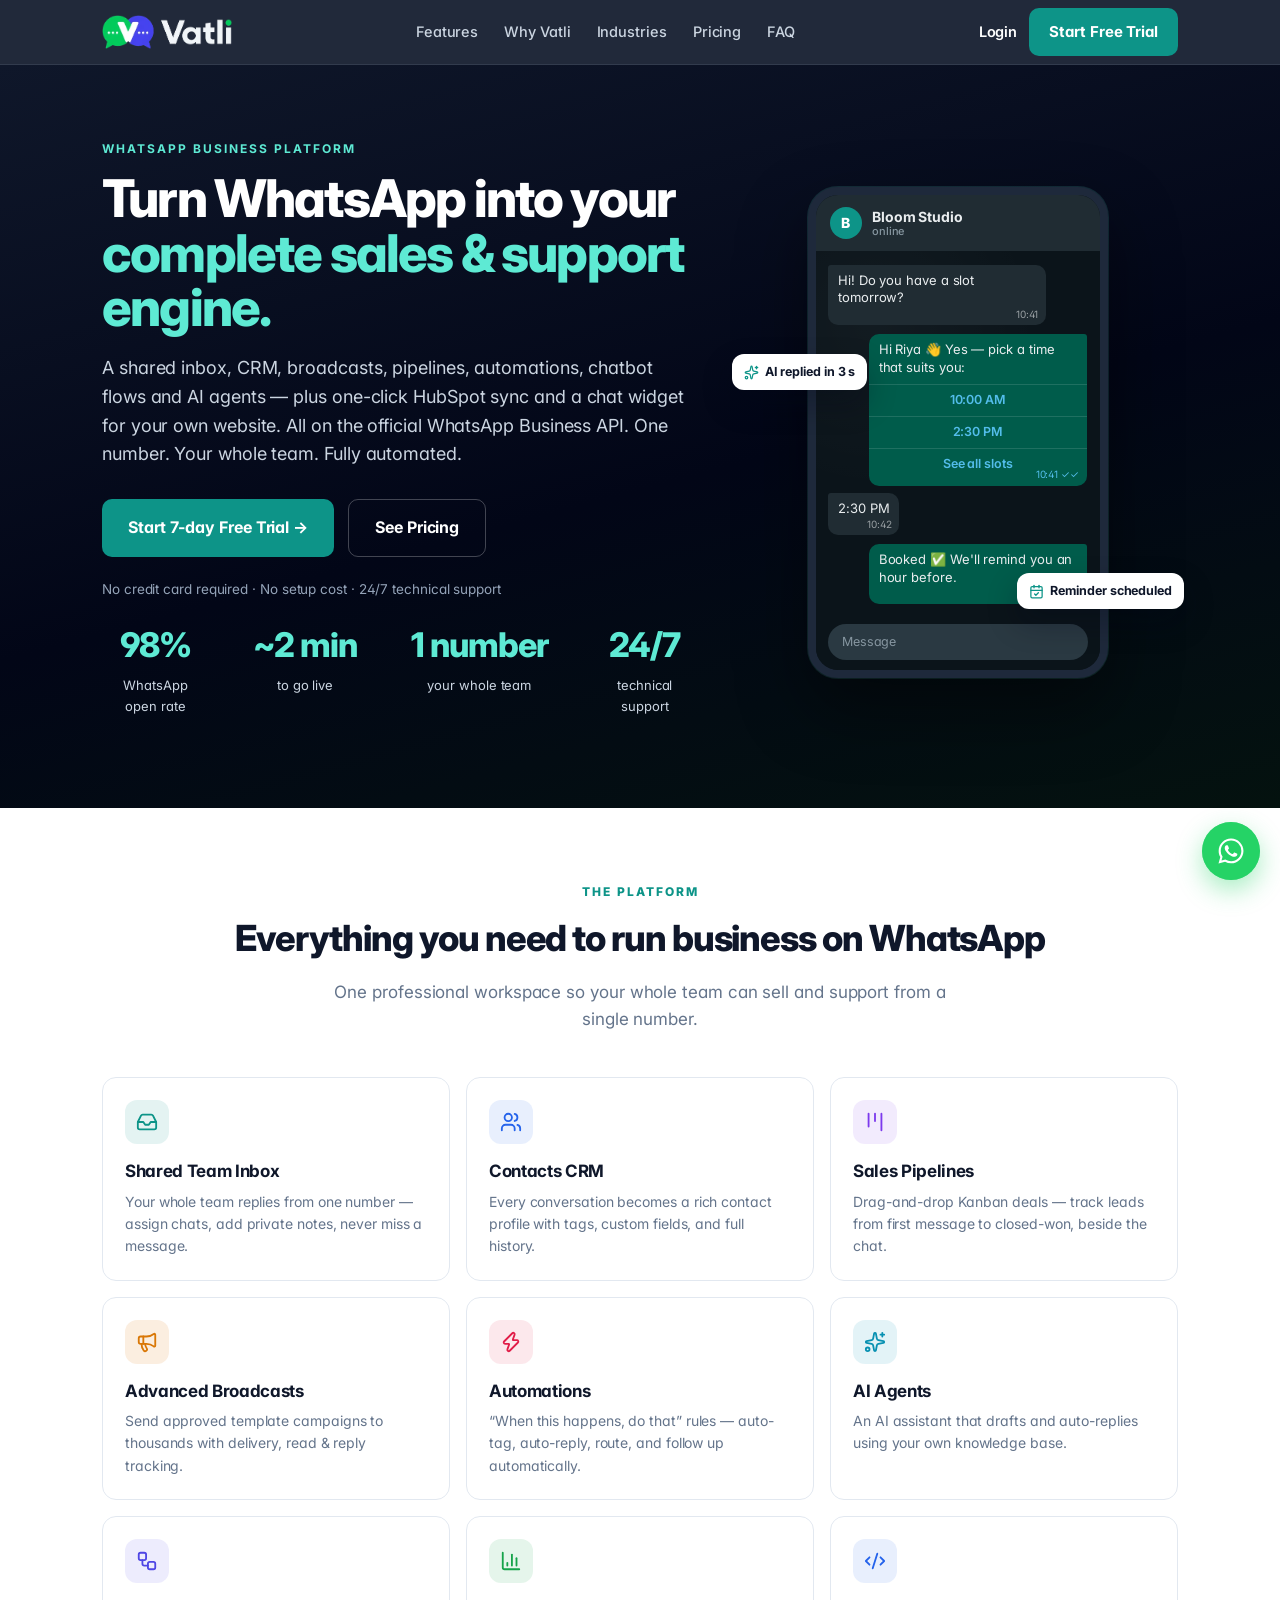
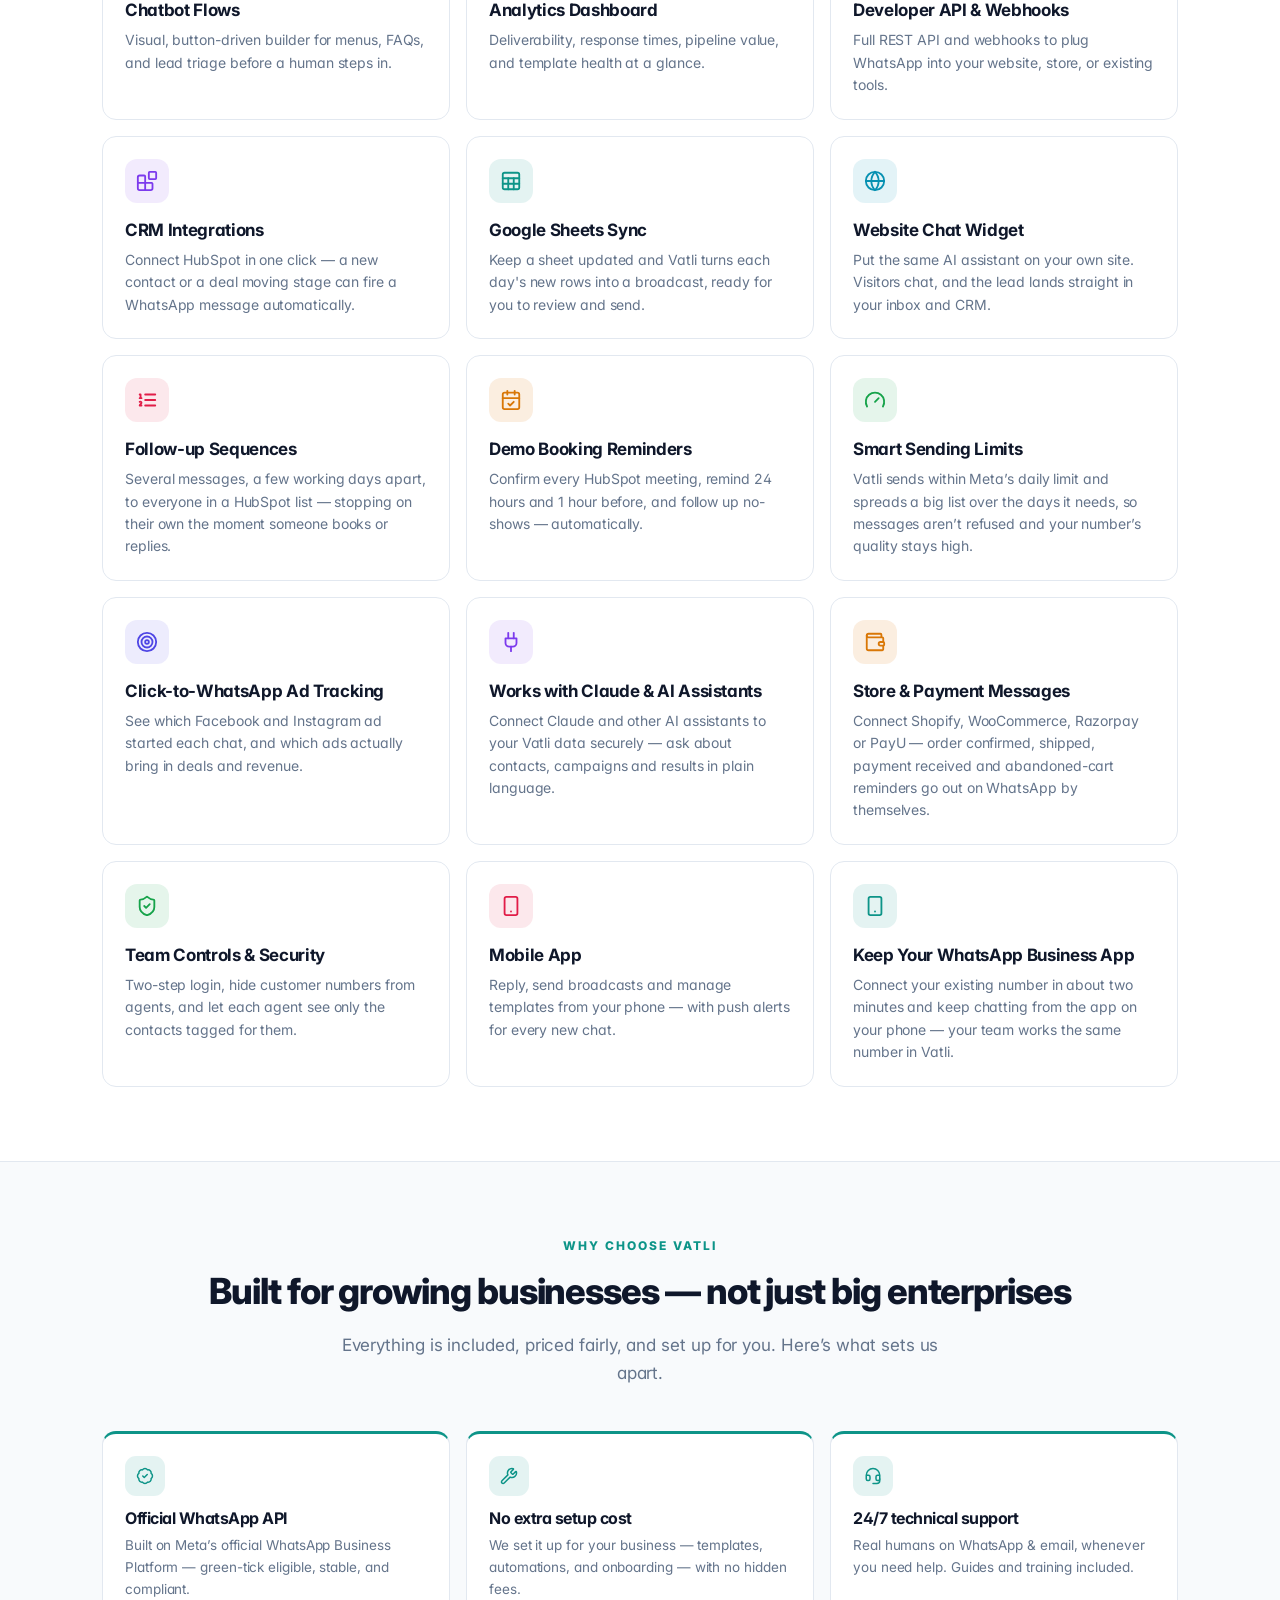
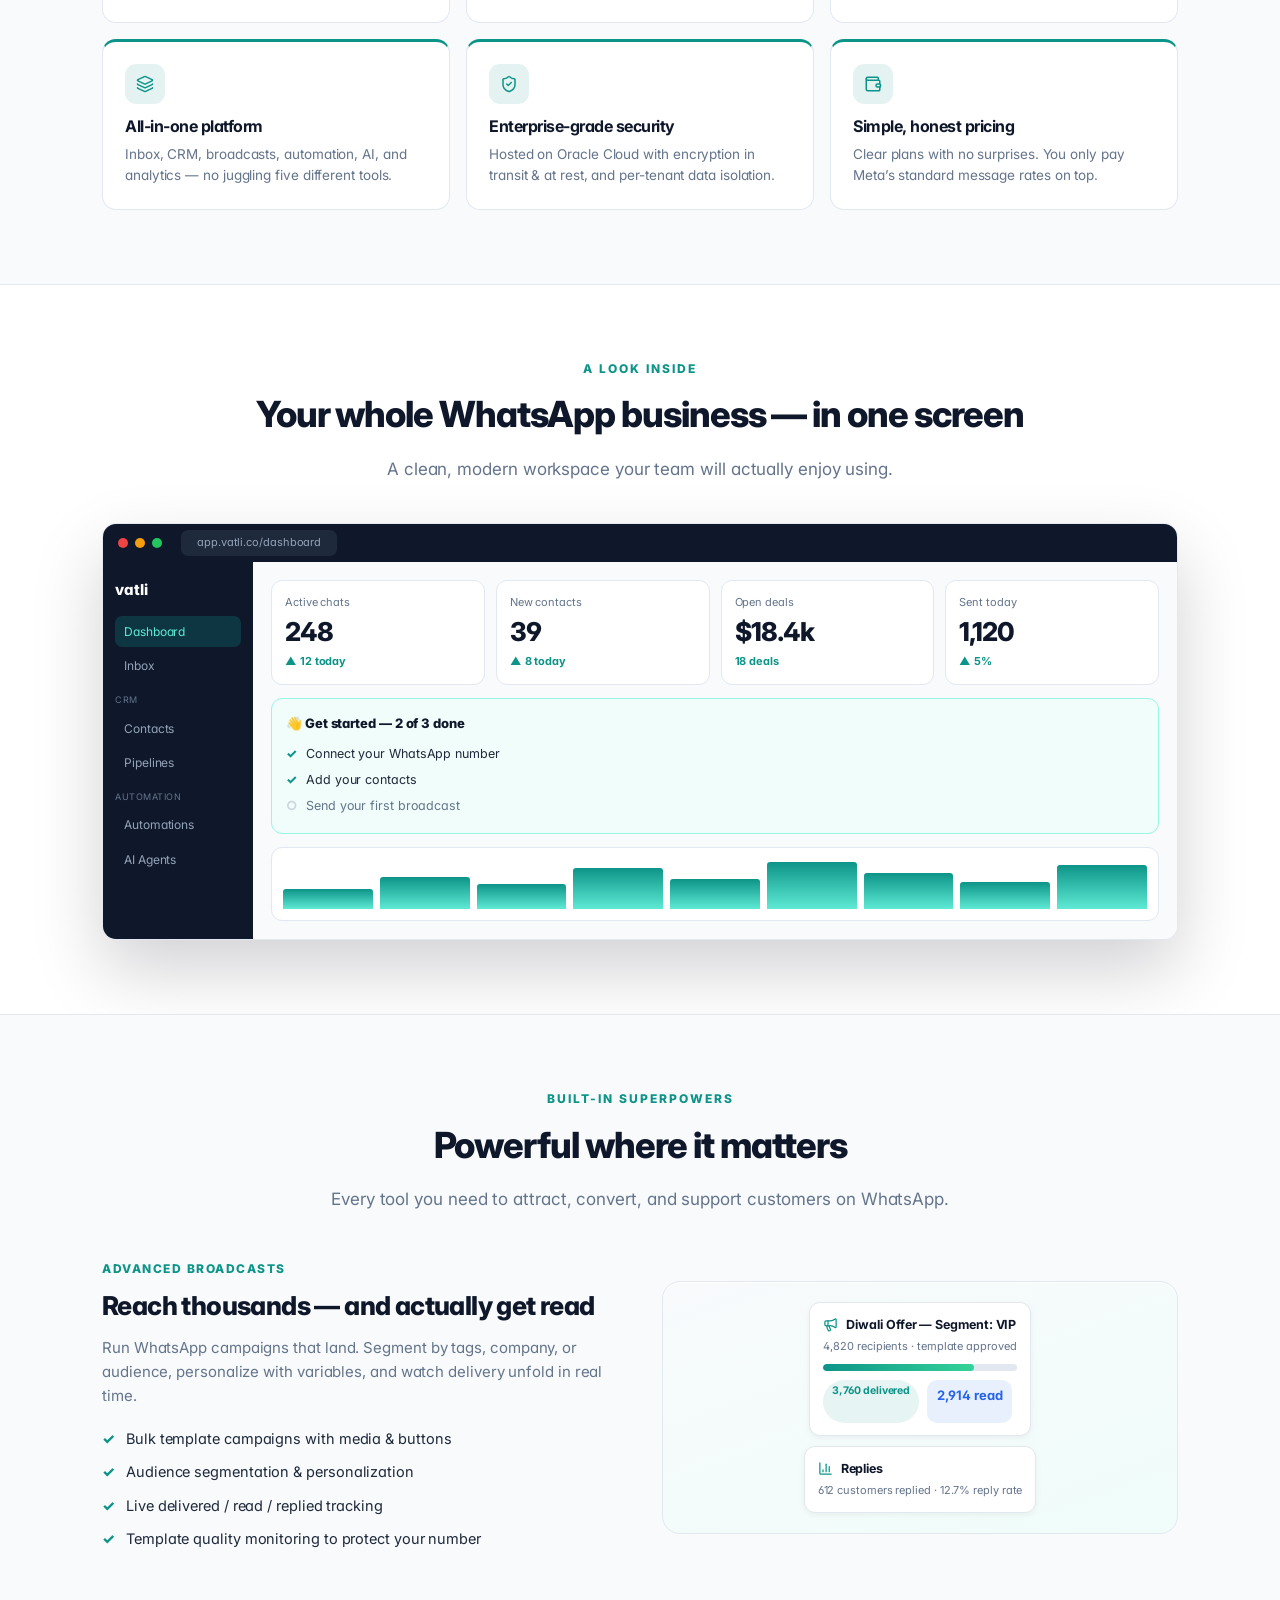
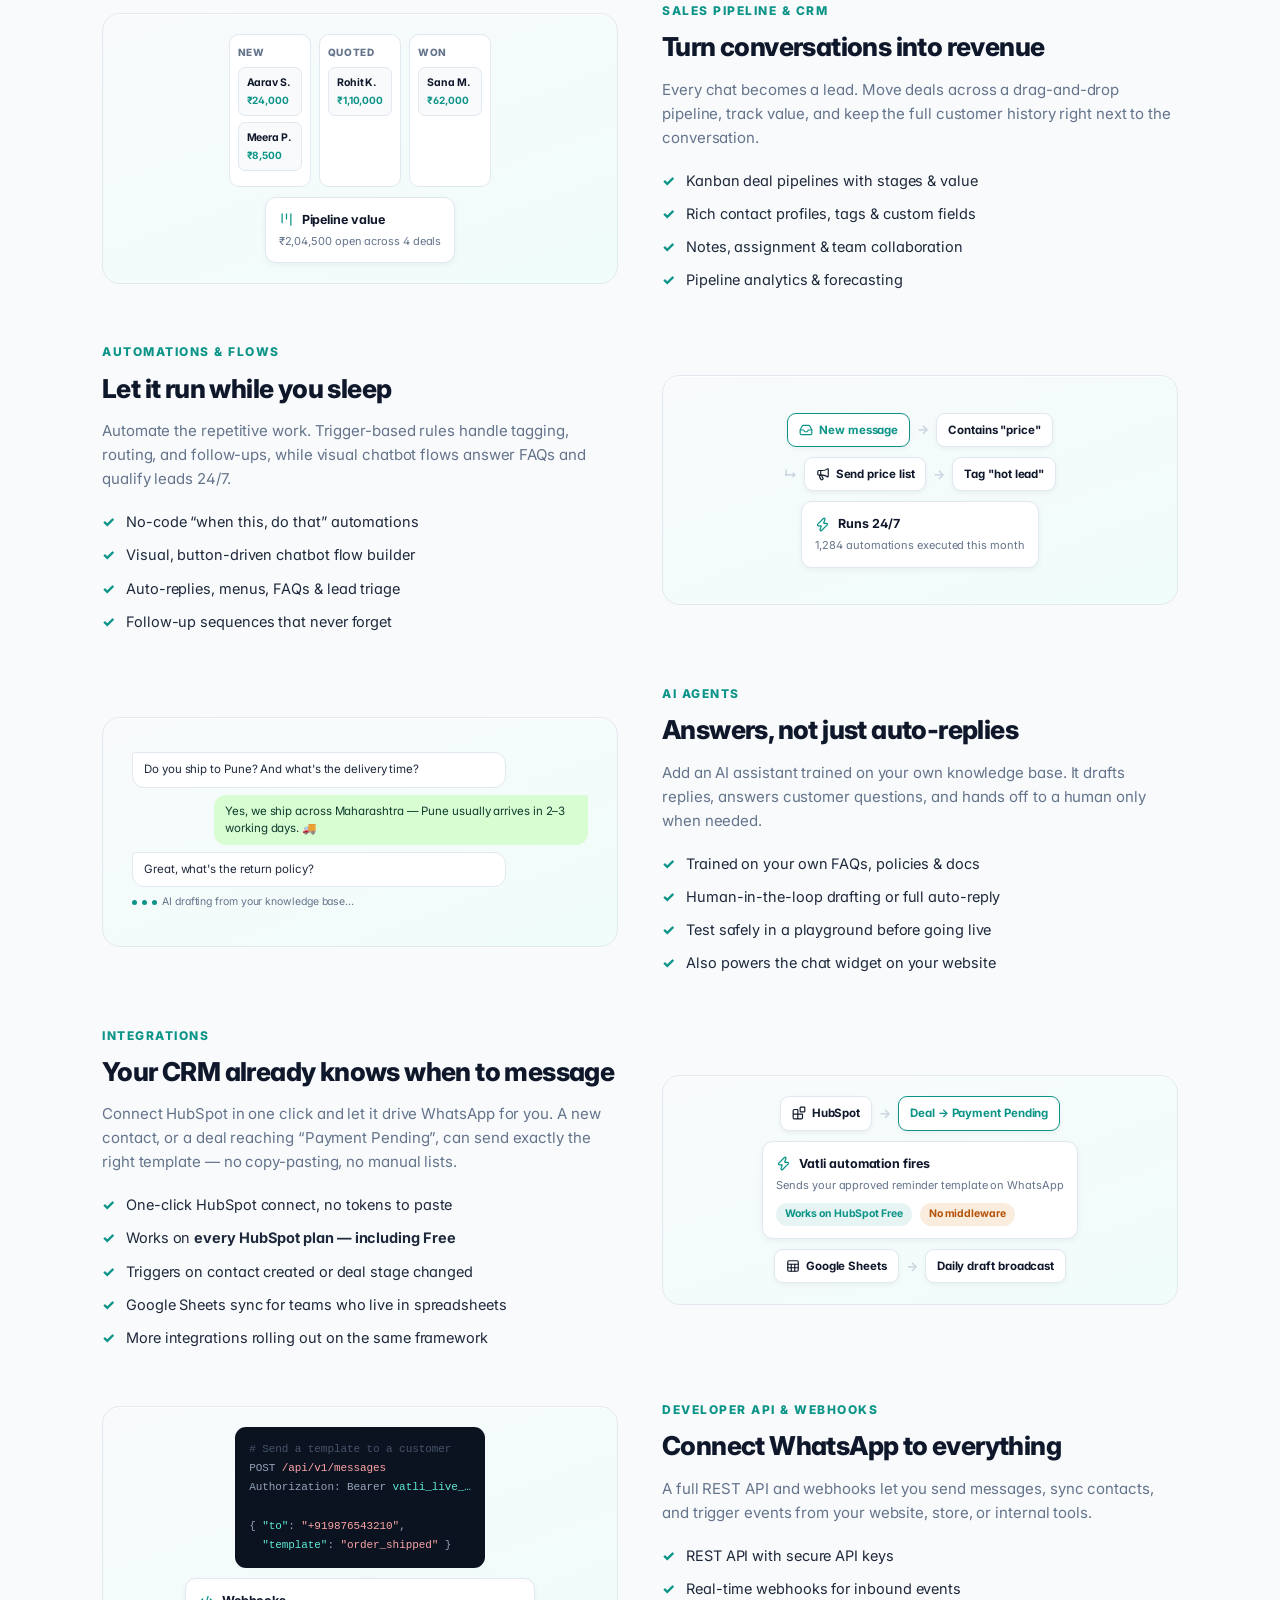
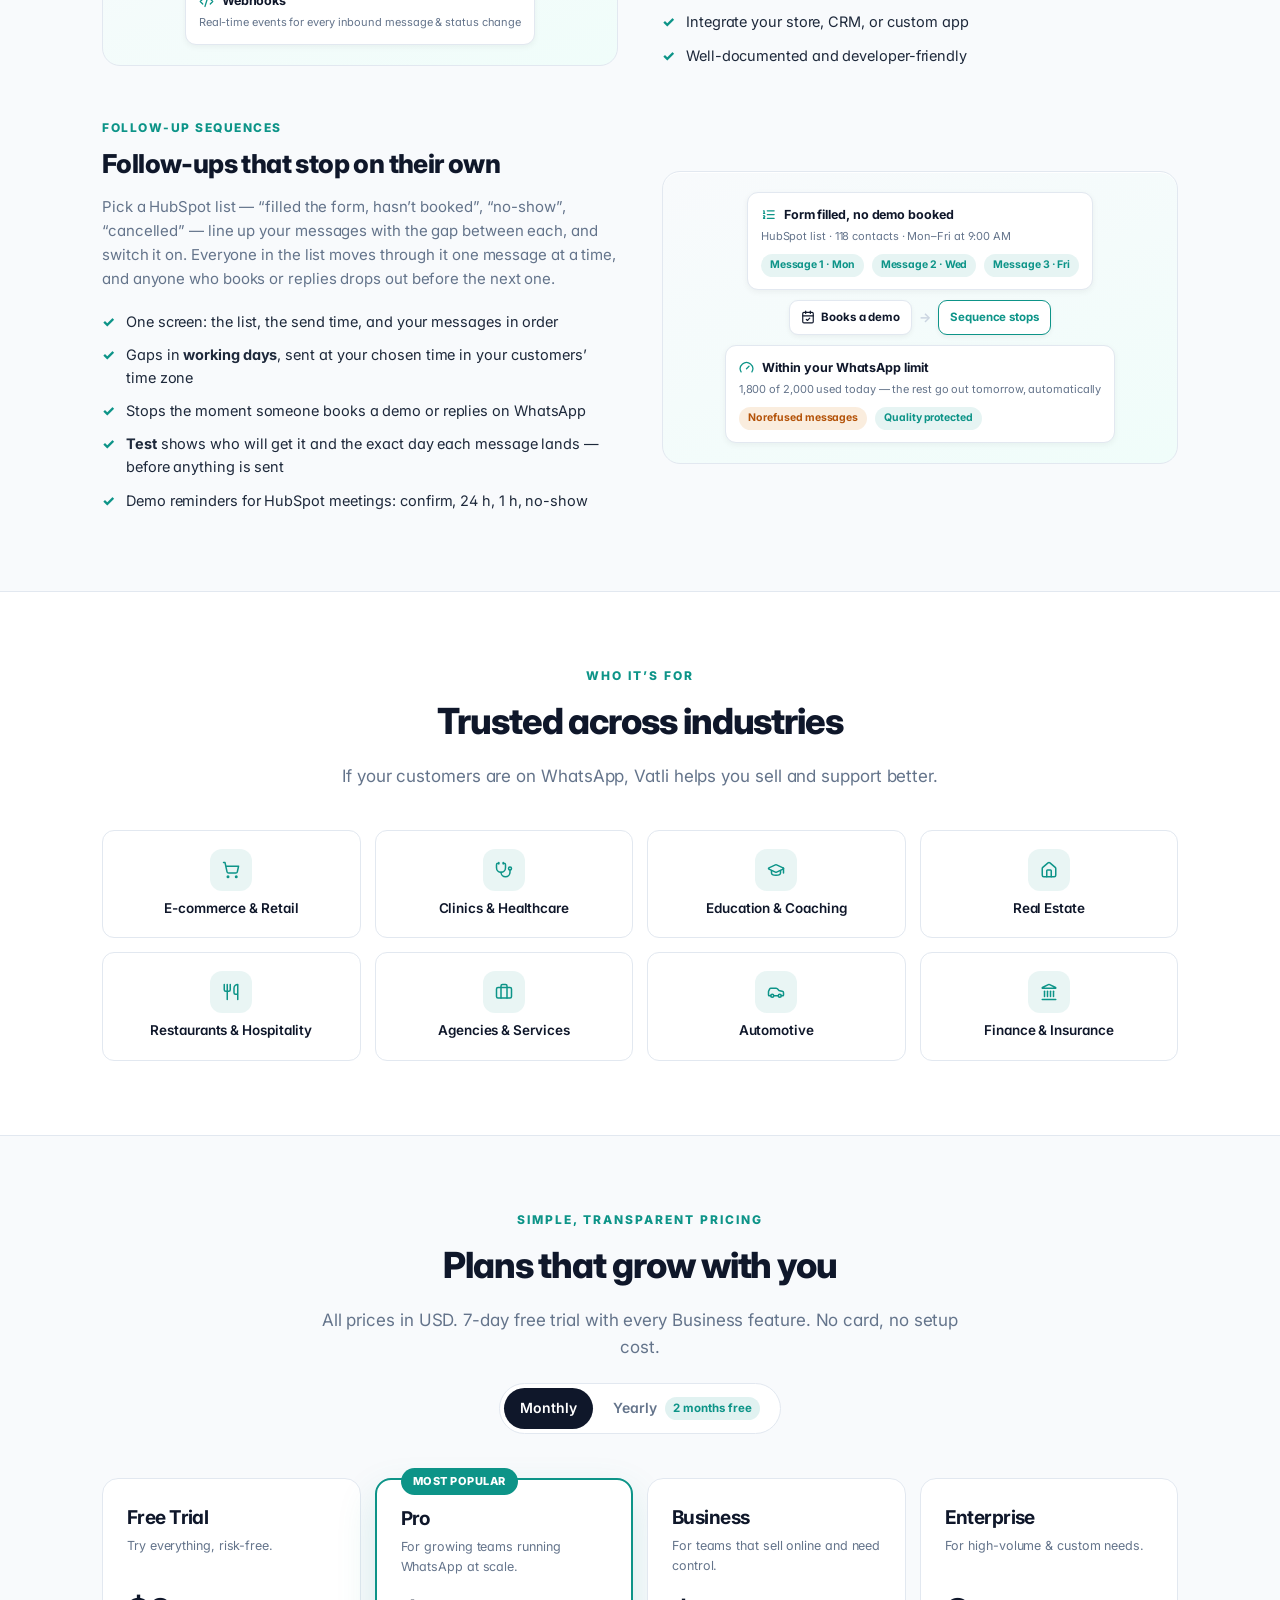
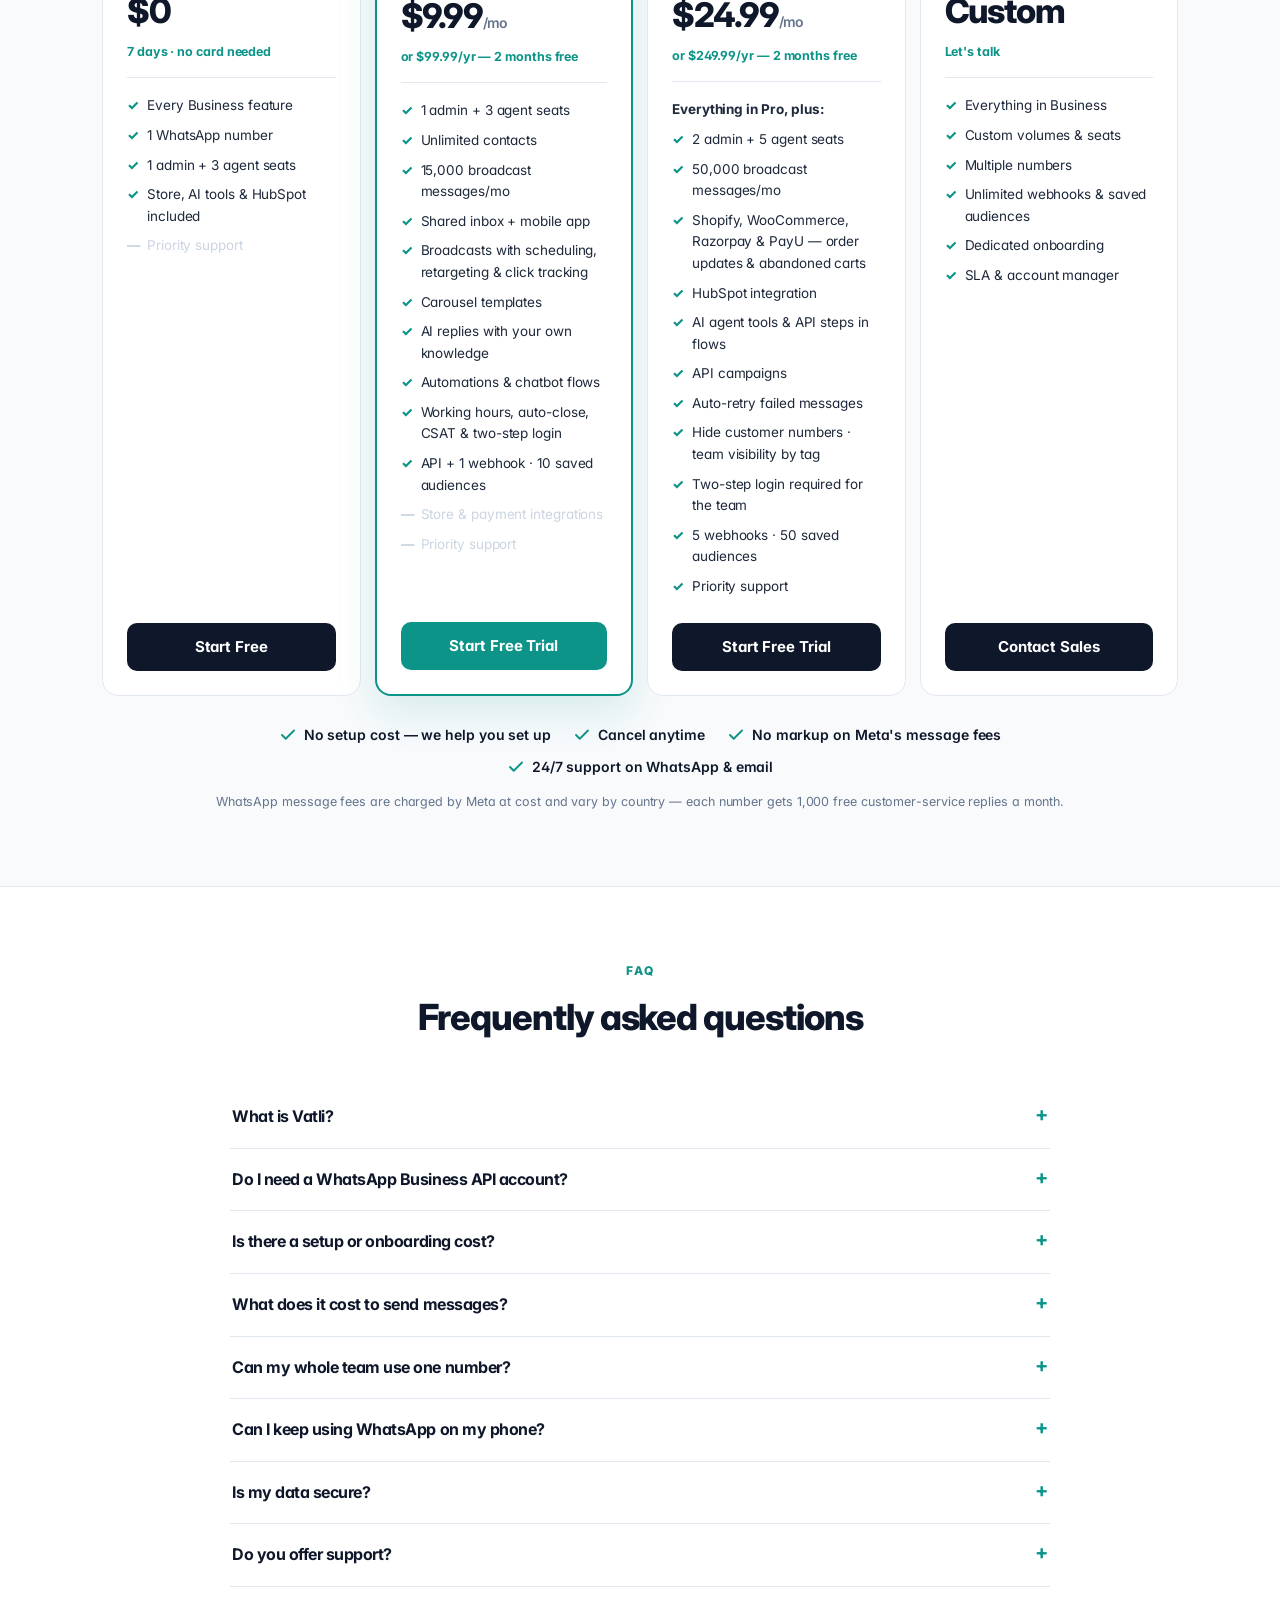
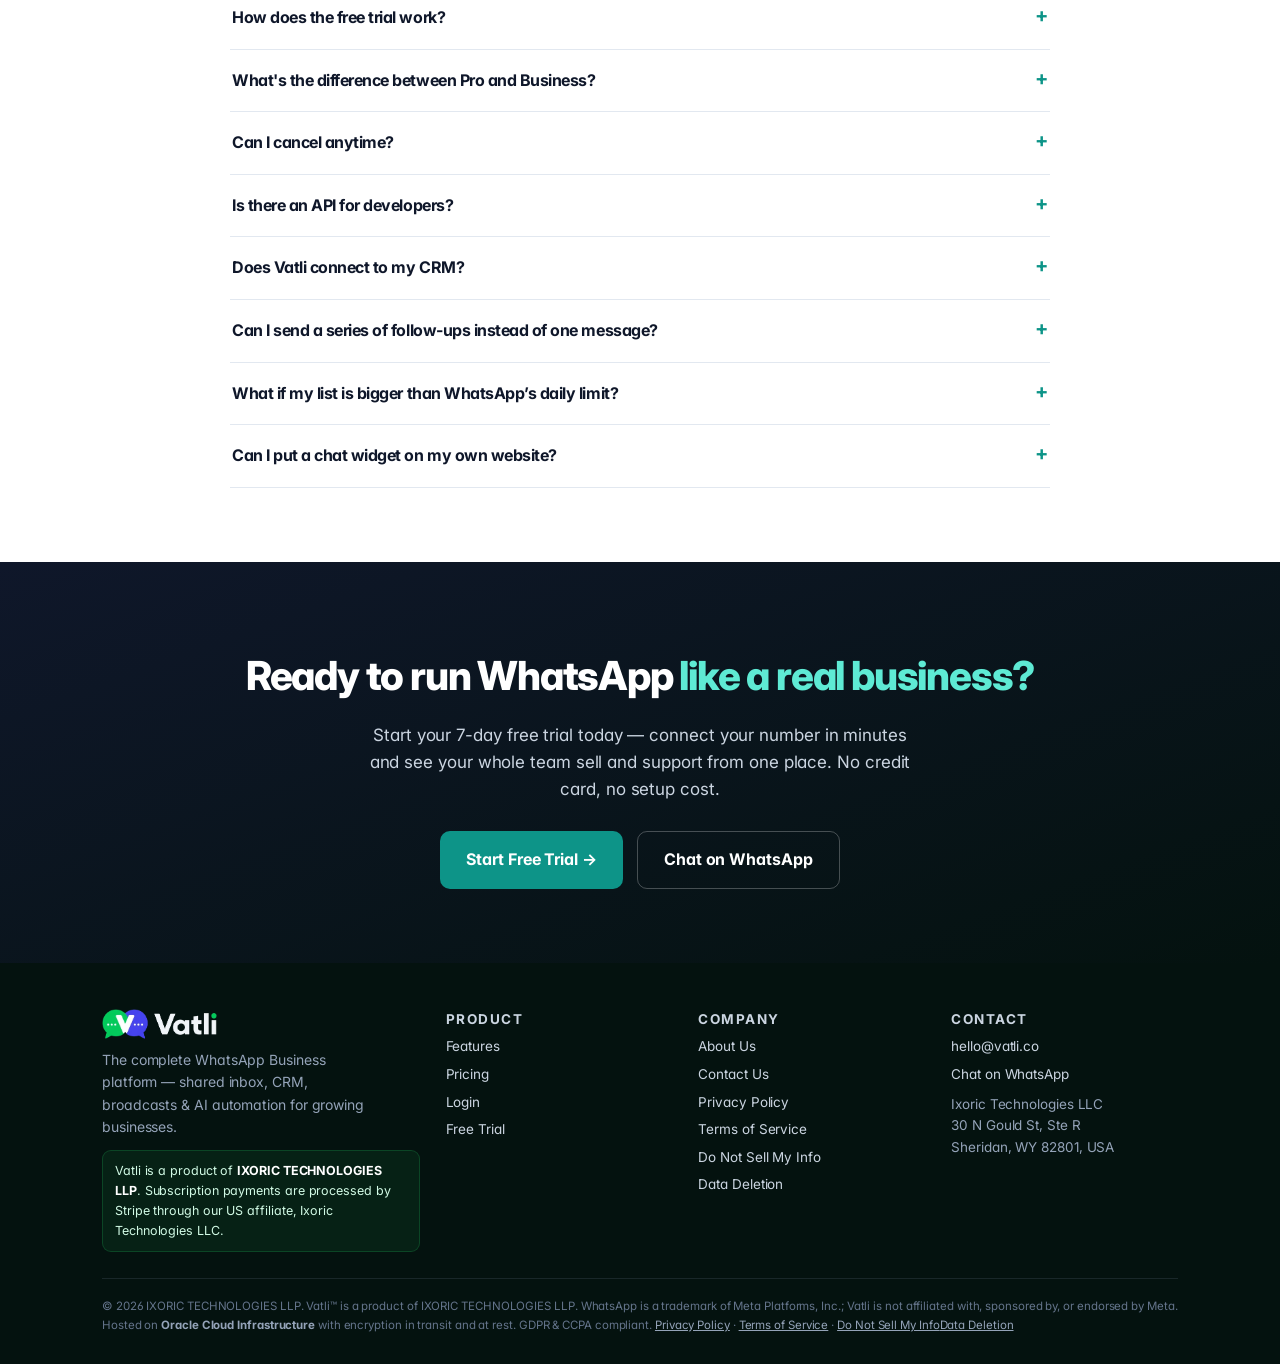
<file: index.html>
<!doctype html>
<html lang="en">
<head>
<!-- Google Tag Manager -->
<script>(function(w,d,s,l,i){w[l]=w[l]||[];w[l].push({'gtm.start':
new Date().getTime(),event:'gtm.js'});var f=d.getElementsByTagName(s)[0],
j=d.createElement(s),dl=l!='dataLayer'?'&l='+l:'';j.async=true;j.src=
'https://www.googletagmanager.com/gtm.js?id='+i+dl;f.parentNode.insertBefore(j,f);
})(window,document,'script','dataLayer','GTM-PTBQS5KN');</script>
<!-- End Google Tag Manager -->
<!-- Google tag (gtag.js) -->
<script async src="https://www.googletagmanager.com/gtag/js?id=G-EGZYMDLLQK"></script>
<script>
  window.dataLayer = window.dataLayer || [];
  function gtag(){dataLayer.push(arguments);}
  gtag('js', new Date());

  gtag('config', 'G-EGZYMDLLQK');
</script>
<meta charset="utf-8">
<meta name="viewport" content="width=device-width, initial-scale=1">
<title>Vatli — WhatsApp Business CRM, Broadcasts &amp; Automation Platform</title>
<link rel="icon" type="image/png" href="/favicon.png">
<link rel="apple-touch-icon" href="/apple-touch-icon.png">

<meta name="description" content="Vatli helps businesses run everything on WhatsApp — shared team inbox, CRM, advanced broadcasts, sales pipelines, automations, chatbot flows, AI agents, HubSpot &amp; Google Sheets integrations, a website chat widget, and a developer API. Built on the official WhatsApp Business API. 24/7 support, no setup cost.">
<link rel="preconnect" href="https://fonts.googleapis.com">
<link rel="preconnect" href="https://fonts.gstatic.com" crossorigin>
<link href="https://fonts.googleapis.com/css2?family=Inter:wght@400;500;600;700;800&display=swap" rel="stylesheet">
<link rel="stylesheet" href="/styles.css?v=20261022">
</head>
<body>
<!-- Google Tag Manager (noscript) -->
<noscript><iframe src="https://www.googletagmanager.com/ns.html?id=GTM-PTBQS5KN"
height="0" width="0" style="display:none;visibility:hidden"></iframe></noscript>
<!-- End Google Tag Manager (noscript) -->

<svg xmlns="http://www.w3.org/2000/svg" style="display:none" aria-hidden="true"><defs>
<!-- Icons from Lucide (https://lucide.dev) — ISC licensed. Same set the
     Vatli app uses, so the product and the site look like one brand. -->
<symbol id="i-inbox" viewBox="0 0 24 24"><polyline points="22 12 16 12 14 15 10 15 8 12 2 12"/><path d="M5.45 5.11 2 12v6a2 2 0 0 0 2 2h16a2 2 0 0 0 2-2v-6l-3.45-6.89A2 2 0 0 0 16.76 4H7.24a2 2 0 0 0-1.79 1.11z"/></symbol>
<symbol id="i-users" viewBox="0 0 24 24"><path d="M16 21v-2a4 4 0 0 0-4-4H6a4 4 0 0 0-4 4v2"/><path d="M16 3.128a4 4 0 0 1 0 7.744"/><path d="M22 21v-2a4 4 0 0 0-3-3.87"/><circle cx="9" cy="7" r="4"/></symbol>
<symbol id="i-kanban" viewBox="0 0 24 24"><path d="M5 3v14"/><path d="M12 3v8"/><path d="M19 3v18"/></symbol>
<symbol id="i-megaphone" viewBox="0 0 24 24"><path d="M11 6a13 13 0 0 0 8.4-2.8A1 1 0 0 1 21 4v12a1 1 0 0 1-1.6.8A13 13 0 0 0 11 14H5a2 2 0 0 1-2-2V8a2 2 0 0 1 2-2z"/><path d="M6 14a12 12 0 0 0 2.4 7.2 2 2 0 0 0 3.2-2.4A8 8 0 0 1 10 14"/><path d="M8 6v8"/></symbol>
<symbol id="i-zap" viewBox="0 0 24 24"><path d="M15.914 4a1.5 1.5 0 00-2.474-1.561l-9 9A1.5 1.5 0 005.5 14h4.002a.5.5 0 01.471.666L8.086 20a1.5 1.5 0 002.475 1.56l9-9A1.5 1.5 0 0018.5 10h-3.997a.5.5 0 01-.472-.667z"/></symbol>
<symbol id="i-sparkles" viewBox="0 0 24 24"><path d="M11.017 2.814a1 1 0 0 1 1.966 0l1.051 5.558a2 2 0 0 0 1.594 1.594l5.558 1.051a1 1 0 0 1 0 1.966l-5.558 1.051a2 2 0 0 0-1.594 1.594l-1.051 5.558a1 1 0 0 1-1.966 0l-1.051-5.558a2 2 0 0 0-1.594-1.594l-5.558-1.051a1 1 0 0 1 0-1.966l5.558-1.051a2 2 0 0 0 1.594-1.594z"/><path d="M20 2v4"/><path d="M22 4h-4"/><circle cx="4" cy="20" r="2"/></symbol>
<symbol id="i-workflow" viewBox="0 0 24 24"><rect width="8" height="8" x="3" y="3" rx="2"/><path d="M7 11v4a2 2 0 0 0 2 2h4"/><rect width="8" height="8" x="13" y="13" rx="2"/></symbol>
<symbol id="i-chart-column" viewBox="0 0 24 24"><path d="M3 3v16a2 2 0 0 0 2 2h16"/><path d="M18 17V9"/><path d="M13 17V5"/><path d="M8 17v-3"/></symbol>
<symbol id="i-code-xml" viewBox="0 0 24 24"><path d="m18 16 4-4-4-4"/><path d="m6 8-4 4 4 4"/><path d="m14.5 4-5 16"/></symbol>
<symbol id="i-blocks" viewBox="0 0 24 24"><path d="M10 22V7a1 1 0 0 0-1-1H4a2 2 0 0 0-2 2v12a2 2 0 0 0 2 2h12a2 2 0 0 0 2-2v-5a1 1 0 0 0-1-1H2"/><rect x="14" y="2" width="8" height="8" rx="1"/></symbol>
<symbol id="i-sheet" viewBox="0 0 24 24"><rect width="18" height="18" x="3" y="3" rx="2" ry="2"/><line x1="3" x2="21" y1="9" y2="9"/><line x1="3" x2="21" y1="15" y2="15"/><line x1="9" x2="9" y1="9" y2="21"/><line x1="15" x2="15" y1="9" y2="21"/></symbol>
<symbol id="i-globe" viewBox="0 0 24 24"><circle cx="12" cy="12" r="10"/><path d="M12 2a14.5 14.5 0 0 0 0 20 14.5 14.5 0 0 0 0-20"/><path d="M2 12h20"/></symbol>
<symbol id="i-badge-check" viewBox="0 0 24 24"><path d="M3.85 8.62a4 4 0 0 1 4.78-4.77 4 4 0 0 1 6.74 0 4 4 0 0 1 4.78 4.78 4 4 0 0 1 0 6.74 4 4 0 0 1-4.77 4.78 4 4 0 0 1-6.75 0 4 4 0 0 1-4.78-4.77 4 4 0 0 1 0-6.76Z"/><path d="m9 12 2 2 4-4"/></symbol>
<symbol id="i-wrench" viewBox="0 0 24 24"><path d="M14.7 6.3a1 1 0 0 0 0 1.4l1.6 1.6a1 1 0 0 0 1.4 0l3.106-3.105c.32-.322.863-.22.983.218a6 6 0 0 1-8.259 7.057l-7.91 7.91a1 1 0 0 1-2.999-3l7.91-7.91a6 6 0 0 1 7.057-8.259c.438.12.54.662.219.984z"/></symbol>
<symbol id="i-headset" viewBox="0 0 24 24"><path d="M3 11h3a2 2 0 0 1 2 2v3a2 2 0 0 1-2 2H5a2 2 0 0 1-2-2v-5Zm0 0a9 9 0 1 1 18 0m0 0v5a2 2 0 0 1-2 2h-1a2 2 0 0 1-2-2v-3a2 2 0 0 1 2-2h3Z"/><path d="M21 16v2a4 4 0 0 1-4 4h-5"/></symbol>
<symbol id="i-layers" viewBox="0 0 24 24"><path d="M12.83 2.18a2 2 0 0 0-1.66 0L2.6 6.08a1 1 0 0 0 0 1.83l8.58 3.91a2 2 0 0 0 1.66 0l8.58-3.9a1 1 0 0 0 0-1.83z"/><path d="M2 12a1 1 0 0 0 .58.91l8.6 3.91a2 2 0 0 0 1.65 0l8.58-3.9A1 1 0 0 0 22 12"/><path d="M2 17a1 1 0 0 0 .58.91l8.6 3.91a2 2 0 0 0 1.65 0l8.58-3.9A1 1 0 0 0 22 17"/></symbol>
<symbol id="i-shield-check" viewBox="0 0 24 24"><path d="M20 13c0 5-3.5 7.5-7.66 8.95a1 1 0 0 1-.67-.01C7.5 20.5 4 18 4 13V6a1 1 0 0 1 1-1c2 0 4.5-1.2 6.24-2.72a1.17 1.17 0 0 1 1.52 0C14.51 3.81 17 5 19 5a1 1 0 0 1 1 1z"/><path d="m9 12 2 2 4-4"/></symbol>
<symbol id="i-wallet" viewBox="0 0 24 24"><path d="M19 7V4a1 1 0 0 0-1-1H5a2 2 0 0 0 0 4h15a1 1 0 0 1 1 1v4h-3a2 2 0 0 0 0 4h3a1 1 0 0 0 1-1v-2a1 1 0 0 0-1-1"/><path d="M3 5v14a2 2 0 0 0 2 2h15a1 1 0 0 0 1-1v-4"/></symbol>
<symbol id="i-shopping-cart" viewBox="0 0 24 24"><circle cx="8" cy="21" r="1"/><circle cx="19" cy="21" r="1"/><path d="M2.05 2.05h2l2.66 12.42a2 2 0 0 0 2 1.58h9.78a2 2 0 0 0 1.95-1.57l1.65-7.43H5.12"/></symbol>
<symbol id="i-stethoscope" viewBox="0 0 24 24"><path d="M11 2v2"/><path d="M5 2v2"/><path d="M5 3H4a2 2 0 0 0-2 2v4a6 6 0 0 0 12 0V5a2 2 0 0 0-2-2h-1"/><path d="M8 15a6 6 0 0 0 12 0v-3"/><circle cx="20" cy="10" r="2"/></symbol>
<symbol id="i-graduation-cap" viewBox="0 0 24 24"><path d="M21.42 10.922a1 1 0 0 0-.019-1.838L12.83 5.18a2 2 0 0 0-1.66 0L2.6 9.08a1 1 0 0 0 0 1.832l8.57 3.908a2 2 0 0 0 1.66 0z"/><path d="M22 10v6"/><path d="M6 12.5V16a6 3 0 0 0 12 0v-3.5"/></symbol>
<symbol id="i-house" viewBox="0 0 24 24"><path d="M15 21v-8a1 1 0 0 0-1-1h-4a1 1 0 0 0-1 1v8"/><path d="M3 10a2 2 0 0 1 .709-1.528l7-6a2 2 0 0 1 2.582 0l7 6A2 2 0 0 1 21 10v9a2 2 0 0 1-2 2H5a2 2 0 0 1-2-2z"/></symbol>
<symbol id="i-utensils" viewBox="0 0 24 24"><path d="M3 2v7c0 1.1.9 2 2 2h4a2 2 0 0 0 2-2V2"/><path d="M7 2v20"/><path d="M21 15V2a5 5 0 0 0-5 5v6c0 1.1.9 2 2 2h3Zm0 0v7"/></symbol>
<symbol id="i-briefcase" viewBox="0 0 24 24"><path d="M16 20V4a2 2 0 0 0-2-2h-4a2 2 0 0 0-2 2v16"/><rect width="20" height="14" x="2" y="6" rx="2"/></symbol>
<symbol id="i-car" viewBox="0 0 24 24"><path d="M19 17h2c.6 0 1-.4 1-1v-3c0-.9-.7-1.7-1.5-1.9C18.7 10.6 16 10 16 10s-1.3-1.4-2.2-2.3c-.5-.4-1.1-.7-1.8-.7H5c-.6 0-1.1.4-1.4.9l-1.4 2.9A3.7 3.7 0 0 0 2 12v4c0 .6.4 1 1 1h2"/><circle cx="7" cy="17" r="2"/><path d="M9 17h6"/><circle cx="17" cy="17" r="2"/></symbol>
<symbol id="i-landmark" viewBox="0 0 24 24"><path d="M10 18v-7"/><path d="M11.119 2.205a2 2 0 0 1 1.762 0l7.84 3.846A.5.5 0 0 1 20.5 7h-17a.5.5 0 0 1-.22-.949z"/><path d="M14 18v-7"/><path d="M18 18v-7"/><path d="M3 22h18"/><path d="M6 18v-7"/></symbol>
<symbol id="i-list-ordered" viewBox="0 0 24 24"><path d="M10 12h11"/><path d="M10 18h11"/><path d="M10 6h11"/><path d="M4 10h2"/><path d="M4 6h1v4"/><path d="M6 18H4c0-1 2-2 2-3s-1-1.5-2-1"/></symbol>
<symbol id="i-calendar-check" viewBox="0 0 24 24"><path d="M8 2v4"/><path d="M16 2v4"/><rect width="18" height="18" x="3" y="4" rx="2"/><path d="M3 10h18"/><path d="m9 16 2 2 4-4"/></symbol>
<symbol id="i-gauge" viewBox="0 0 24 24"><path d="m12 14 4-4"/><path d="M3.34 19a10 10 0 1 1 17.32 0"/></symbol>
<symbol id="i-target" viewBox="0 0 24 24"><circle cx="12" cy="12" r="10"/><circle cx="12" cy="12" r="6"/><circle cx="12" cy="12" r="2"/></symbol>
<symbol id="i-plug" viewBox="0 0 24 24"><path d="M12 22v-5"/><path d="M9 8V2"/><path d="M15 8V2"/><path d="M18 8v5a4 4 0 0 1-4 4h-4a4 4 0 0 1-4-4V8Z"/></symbol>
<symbol id="i-check" viewBox="0 0 24 24"><path d="M20 6 9 17l-5-5"/></symbol>
<symbol id="i-smartphone" viewBox="0 0 24 24"><rect width="14" height="20" x="5" y="2" rx="2" ry="2"/><path d="M12 18h.01"/></symbol>
</defs></svg>

<header>
  <div class="wrap nav">
    <a class="brand" href="/"><img src="/logo-light.webp" alt="Vatli" class="logo-img" width="337" height="88"></a>
    <nav class="links"><a href="/#features">Features</a><a href="/#why">Why Vatli</a><a href="/#industries">Industries</a><a href="/#pricing">Pricing</a><a href="/#faq">FAQ</a></nav>
    <div class="act"><a class="login" href="https://app.vatli.co/login">Login</a><a class="btn btn-primary" href="https://app.vatli.co/login">Start Free Trial</a></div>
  </div>
</header>

<!-- HERO -->
<section class="hero">
  <div class="wrap hero-grid">
    <div class="hero-copy">
    <div class="ey">WhatsApp Business Platform</div>
    <h1>Turn WhatsApp into your <span class="g">complete sales &amp; support engine.</span></h1>
    <p class="sub">A shared inbox, CRM, broadcasts, pipelines, automations, chatbot flows and AI agents — plus one-click HubSpot sync and a chat widget for your own website. All on the official WhatsApp Business API. One number. Your whole team. Fully automated.</p>
    <div class="cta">
      <a class="btn btn-primary btn-lg" href="https://app.vatli.co/login">Start 7-day Free Trial →</a>
      <a class="btn btn-ghost btn-lg" href="#pricing">See Pricing</a>
    </div>
    <div class="trust">No credit card required · No setup cost · 24/7 technical support</div>
    <div class="stats">
      <div class="stat"><div class="n">98%</div><div class="l">WhatsApp open rate</div></div>
      <div class="stat"><div class="n">~2 min</div><div class="l">to go live</div></div>
      <div class="stat"><div class="n">1 number</div><div class="l">your whole team</div></div>
      <div class="stat"><div class="n">24/7</div><div class="l">technical support</div></div>
    </div>
    </div>
    <!-- What it looks like for a customer: an illustrative chat (fictional business). -->
    <div class="hero-vis" aria-label="Example: a customer books an appointment on WhatsApp and the AI assistant replies">
      <div class="phone">
        <div class="ph-top">
          <span class="ph-av">B</span>
          <span class="ph-name">Bloom Studio<small>online</small></span>
        </div>
        <div class="ph-chat">
          <div class="b in" style="--d:.2s">Hi! Do you have a slot tomorrow?<span class="t">10:41</span></div>
          <div class="b out" style="--d:.9s">Hi Riya 👋 Yes — pick a time that suits you:<span class="t">10:41 ✓✓</span>
            <span class="ph-btns"><span>10:00 AM</span><span>2:30 PM</span><span>See all slots</span></span>
          </div>
          <div class="b in" style="--d:1.6s">2:30 PM<span class="t">10:42</span></div>
          <div class="b out" style="--d:2.3s">Booked ✅ We'll remind you an hour before.<span class="t">10:42 ✓✓</span></div>
        </div>
        <div class="ph-bar"><span>Message</span></div>
      </div>
      <div class="ph-tags">
        <div class="ph-tag t1" style="--d:1.1s"><svg class="i"><use href="#i-sparkles"/></svg> AI replied in 3 s</div>
        <div class="ph-tag t2" style="--d:2.6s"><svg class="i"><use href="#i-calendar-check"/></svg> Reminder scheduled</div>
      </div>
    </div>
  </div>
</section>

<!-- FEATURES -->
<section class="pad" id="features">
  <div class="wrap center">
    <div class="eyebrow">The Platform</div>
    <h2>Everything you need to run business on WhatsApp</h2>
    <p class="lead">One professional workspace so your whole team can sell and support from a single number.</p>
  </div>
  <div class="wrap"><div class="fgrid">
    <div class="fcard t-teal"><div class="ic"><svg class="i"><use href="#i-inbox"/></svg></div><h3>Shared Team Inbox</h3><p>Your whole team replies from one number — assign chats, add private notes, never miss a message.</p></div>
    <div class="fcard t-blue"><div class="ic"><svg class="i"><use href="#i-users"/></svg></div><h3>Contacts CRM</h3><p>Every conversation becomes a rich contact profile with tags, custom fields, and full history.</p></div>
    <div class="fcard t-violet"><div class="ic"><svg class="i"><use href="#i-kanban"/></svg></div><h3>Sales Pipelines</h3><p>Drag-and-drop Kanban deals — track leads from first message to closed-won, beside the chat.</p></div>
    <div class="fcard t-amber"><div class="ic"><svg class="i"><use href="#i-megaphone"/></svg></div><h3>Advanced Broadcasts</h3><p>Send approved template campaigns to thousands with delivery, read &amp; reply tracking.</p></div>
    <div class="fcard t-rose"><div class="ic"><svg class="i"><use href="#i-zap"/></svg></div><h3>Automations</h3><p>“When this happens, do that” rules — auto-tag, auto-reply, route, and follow up automatically.</p></div>
    <div class="fcard t-cyan"><div class="ic"><svg class="i"><use href="#i-sparkles"/></svg></div><h3>AI Agents</h3><p>An AI assistant that drafts and auto-replies using your own knowledge base.</p></div>
    <div class="fcard t-indigo"><div class="ic"><svg class="i"><use href="#i-workflow"/></svg></div><h3>Chatbot Flows</h3><p>Visual, button-driven builder for menus, FAQs, and lead triage before a human steps in.</p></div>
    <div class="fcard t-green"><div class="ic"><svg class="i"><use href="#i-chart-column"/></svg></div><h3>Analytics Dashboard</h3><p>Deliverability, response times, pipeline value, and template health at a glance.</p></div>
    <div class="fcard t-blue"><div class="ic"><svg class="i"><use href="#i-code-xml"/></svg></div><h3>Developer API &amp; Webhooks</h3><p>Full REST API and webhooks to plug WhatsApp into your website, store, or existing tools.</p></div>
    <div class="fcard t-violet"><div class="ic"><svg class="i"><use href="#i-blocks"/></svg></div><h3>CRM Integrations</h3><p>Connect HubSpot in one click — a new contact or a deal moving stage can fire a WhatsApp message automatically.</p></div>
    <div class="fcard t-teal"><div class="ic"><svg class="i"><use href="#i-sheet"/></svg></div><h3>Google Sheets Sync</h3><p>Keep a sheet updated and Vatli turns each day's new rows into a broadcast, ready for you to review and send.</p></div>
    <div class="fcard t-cyan"><div class="ic"><svg class="i"><use href="#i-globe"/></svg></div><h3>Website Chat Widget</h3><p>Put the same AI assistant on your own site. Visitors chat, and the lead lands straight in your inbox and CRM.</p></div>
    <div class="fcard t-rose"><div class="ic"><svg class="i"><use href="#i-list-ordered"/></svg></div><h3>Follow-up Sequences</h3><p>Several messages, a few working days apart, to everyone in a HubSpot list — stopping on their own the moment someone books or replies.</p></div>
    <div class="fcard t-amber"><div class="ic"><svg class="i"><use href="#i-calendar-check"/></svg></div><h3>Demo Booking Reminders</h3><p>Confirm every HubSpot meeting, remind 24 hours and 1 hour before, and follow up no-shows — automatically.</p></div>
    <div class="fcard t-green"><div class="ic"><svg class="i"><use href="#i-gauge"/></svg></div><h3>Smart Sending Limits</h3><p>Vatli sends within Meta’s daily limit and spreads a big list over the days it needs, so messages aren’t refused and your number’s quality stays high.</p></div>
    <div class="fcard t-indigo"><div class="ic"><svg class="i"><use href="#i-target"/></svg></div><h3>Click-to-WhatsApp Ad Tracking</h3><p>See which Facebook and Instagram ad started each chat, and which ads actually bring in deals and revenue.</p></div>
    <div class="fcard t-violet"><div class="ic"><svg class="i"><use href="#i-plug"/></svg></div><h3>Works with Claude &amp; AI Assistants</h3><p>Connect Claude and other AI assistants to your Vatli data securely — ask about contacts, campaigns and results in plain language.</p></div>
    <div class="fcard t-amber"><div class="ic"><svg class="i"><use href="#i-wallet"/></svg></div><h3>Store &amp; Payment Messages</h3><p>Connect Shopify, WooCommerce, Razorpay or PayU — order confirmed, shipped, payment received and abandoned-cart reminders go out on WhatsApp by themselves.</p></div>
    <div class="fcard t-green"><div class="ic"><svg class="i"><use href="#i-shield-check"/></svg></div><h3>Team Controls &amp; Security</h3><p>Two-step login, hide customer numbers from agents, and let each agent see only the contacts tagged for them.</p></div>
    <div class="fcard t-rose"><div class="ic"><svg class="i"><use href="#i-smartphone"/></svg></div><h3>Mobile App</h3><p>Reply, send broadcasts and manage templates from your phone — with push alerts for every new chat.</p></div>
    <div class="fcard t-teal"><div class="ic"><svg class="i"><use href="#i-smartphone"/></svg></div><h3>Keep Your WhatsApp Business App</h3><p>Connect your existing number in about two minutes and keep chatting from the app on your phone — your team works the same number in Vatli.</p></div>
  </div></div>
</section>

<!-- WHY CHOOSE US -->
<section class="pad showband" id="why">
  <div class="wrap center">
    <div class="eyebrow">Why Choose Vatli</div>
    <h2>Built for growing businesses — not just big enterprises</h2>
    <p class="lead">Everything is included, priced fairly, and set up for you. Here’s what sets us apart.</p>
  </div>
  <div class="wrap"><div class="why">
    <div class="wcard"><div class="ic"><svg class="i i-sm"><use href="#i-badge-check"/></svg></div><h3>Official WhatsApp API</h3><p>Built on Meta’s official WhatsApp Business Platform — green-tick eligible, stable, and compliant.</p></div>
    <div class="wcard"><div class="ic"><svg class="i i-sm"><use href="#i-wrench"/></svg></div><h3>No extra setup cost</h3><p>We set it up for your business — templates, automations, and onboarding — with no hidden fees.</p></div>
    <div class="wcard"><div class="ic"><svg class="i i-sm"><use href="#i-headset"/></svg></div><h3>24/7 technical support</h3><p>Real humans on WhatsApp &amp; email, whenever you need help. Guides and training included.</p></div>
    <div class="wcard"><div class="ic"><svg class="i i-sm"><use href="#i-layers"/></svg></div><h3>All-in-one platform</h3><p>Inbox, CRM, broadcasts, automation, AI, and analytics — no juggling five different tools.</p></div>
    <div class="wcard"><div class="ic"><svg class="i i-sm"><use href="#i-shield-check"/></svg></div><h3>Enterprise-grade security</h3><p>Hosted on Oracle Cloud with encryption in transit &amp; at rest, and per-tenant data isolation.</p></div>
    <div class="wcard"><div class="ic"><svg class="i i-sm"><use href="#i-wallet"/></svg></div><h3>Simple, honest pricing</h3><p>Clear plans with no surprises. You only pay Meta’s standard message rates on top.</p></div>
  </div></div>
</section>

<!-- PRODUCT PREVIEW -->
<section class="pad" id="preview">
  <div class="wrap center">
    <div class="eyebrow">A Look Inside</div>
    <h2>Your whole WhatsApp business — in one screen</h2>
    <p class="lead">A clean, modern workspace your team will actually enjoy using.</p>
  </div>
  <div class="wrap"><div class="frame">
    <div class="bar"><i style="background:#ef4444"></i><i style="background:#f59e0b"></i><i style="background:#22c55e"></i><span class="u">app.vatli.co/dashboard</span></div>
    <div class="shot">
      <div class="sb">
        <div class="lg">vatli</div>
        <div class="ni on">Dashboard</div><div class="ni">Inbox</div>
        <div class="gl">CRM</div><div class="ni">Contacts</div><div class="ni">Pipelines</div>
        <div class="gl">Automation</div><div class="ni">Automations</div><div class="ni">AI Agents</div>
      </div>
      <div class="main">
        <div class="mrow">
          <div class="mc"><div class="k">Active chats</div><div class="v">248</div><div class="up">▲ 12 today</div></div>
          <div class="mc"><div class="k">New contacts</div><div class="v">39</div><div class="up">▲ 8 today</div></div>
          <div class="mc"><div class="k">Open deals</div><div class="v">$18.4k</div><div class="up">18 deals</div></div>
          <div class="mc"><div class="k">Sent today</div><div class="v">1,120</div><div class="up">▲ 5%</div></div>
        </div>
        <div class="chk">
          <div class="t">👋 Get started — 2 of 3 done</div>
          <div class="li">Connect your WhatsApp number</div>
          <div class="li">Add your contacts</div>
          <div class="li o">Send your first broadcast</div>
        </div>
        <div class="bars"><i style="height:40%"></i><i style="height:65%"></i><i style="height:50%"></i><i style="height:82%"></i><i style="height:60%"></i><i style="height:95%"></i><i style="height:72%"></i><i style="height:55%"></i><i style="height:88%"></i></div>
      </div>
    </div>
  </div></div>
</section>

<!-- DEEP DIVE FEATURES -->
<section class="pad showband">
  <div class="wrap center">
    <div class="eyebrow">Built-in Superpowers</div>
    <h2>Powerful where it matters</h2>
    <p class="lead">Every tool you need to attract, convert, and support customers on WhatsApp.</p>
  </div>
  <div class="wrap">

    <div class="deep">
      <div class="txt">
        <div class="kick">Advanced Broadcasts</div>
        <h3>Reach thousands — and actually get read</h3>
        <p>Run WhatsApp campaigns that land. Segment by tags, company, or audience, personalize with variables, and watch delivery unfold in real time.</p>
        <ul><li>Bulk template campaigns with media &amp; buttons</li><li>Audience segmentation &amp; personalization</li><li>Live delivered / read / replied tracking</li><li>Template quality monitoring to protect your number</li></ul>
      </div>
      <div class="vis">
        <div class="mk">
          <div class="mk-h"><svg class="i"><use href="#i-megaphone"/></svg>Diwali Offer — Segment: VIP</div>
          <div class="mk-s">4,820 recipients · template approved</div>
          <div class="mk-bar"><i style="width:78%"></i></div>
          <div class="mk-row"><span class="mk-pill">3,760 delivered</span><span class="mk-pill b">2,914 read</span></div>
        </div>
        <div class="mk">
          <div class="mk-h"><svg class="i"><use href="#i-chart-column"/></svg>Replies</div>
          <div class="mk-s">612 customers replied · 12.7% reply rate</div>
        </div>
      </div>
    </div>

    <div class="deep rev">
      <div class="txt">
        <div class="kick">Sales Pipeline &amp; CRM</div>
        <h3>Turn conversations into revenue</h3>
        <p>Every chat becomes a lead. Move deals across a drag-and-drop pipeline, track value, and keep the full customer history right next to the conversation.</p>
        <ul><li>Kanban deal pipelines with stages &amp; value</li><li>Rich contact profiles, tags &amp; custom fields</li><li>Notes, assignment &amp; team collaboration</li><li>Pipeline analytics &amp; forecasting</li></ul>
      </div>
      <div class="vis">
        <div class="mk-kan">
          <div class="mk-col"><div class="t">New</div>
            <div class="mk-card"><div class="n">Aarav S.</div><div class="v">₹24,000</div></div>
            <div class="mk-card"><div class="n">Meera P.</div><div class="v">₹8,500</div></div>
          </div>
          <div class="mk-col"><div class="t">Quoted</div>
            <div class="mk-card"><div class="n">Rohit K.</div><div class="v">₹1,10,000</div></div>
          </div>
          <div class="mk-col"><div class="t">Won</div>
            <div class="mk-card"><div class="n">Sana M.</div><div class="v">₹62,000</div></div>
          </div>
        </div>
        <div class="mk"><div class="mk-h"><svg class="i"><use href="#i-kanban"/></svg>Pipeline value</div>
          <div class="mk-s">₹2,04,500 open across 4 deals</div></div>
      </div>
    </div>

    <div class="deep">
      <div class="txt">
        <div class="kick">Automations &amp; Flows</div>
        <h3>Let it run while you sleep</h3>
        <p>Automate the repetitive work. Trigger-based rules handle tagging, routing, and follow-ups, while visual chatbot flows answer FAQs and qualify leads 24/7.</p>
        <ul><li>No-code “when this, do that” automations</li><li>Visual, button-driven chatbot flow builder</li><li>Auto-replies, menus, FAQs &amp; lead triage</li><li>Follow-up sequences that never forget</li></ul>
      </div>
      <div class="vis">
        <div class="mk-flow">
          <span class="mk-node on"><svg class="i"><use href="#i-inbox"/></svg>New message</span>
          <span class="mk-arw">→</span>
          <span class="mk-node">Contains "price"</span>
        </div>
        <div class="mk-flow">
          <span class="mk-arw">↳</span>
          <span class="mk-node"><svg class="i"><use href="#i-megaphone"/></svg>Send price list</span>
          <span class="mk-arw">→</span>
          <span class="mk-node">Tag "hot lead"</span>
        </div>
        <div class="mk"><div class="mk-h"><svg class="i"><use href="#i-zap"/></svg>Runs 24/7</div>
          <div class="mk-s">1,284 automations executed this month</div></div>
      </div>
    </div>

    <div class="deep rev">
      <div class="txt">
        <div class="kick">AI Agents</div>
        <h3>Answers, not just auto-replies</h3>
        <p>Add an AI assistant trained on your own knowledge base. It drafts replies, answers customer questions, and hands off to a human only when needed.</p>
        <ul><li>Trained on your own FAQs, policies &amp; docs</li><li>Human-in-the-loop drafting or full auto-reply</li><li>Test safely in a playground before going live</li><li>Also powers the chat widget on your website</li></ul>
      </div>
      <div class="vis">
        <div class="mk-chat">
          <div class="mk-msg in">Do you ship to Pune? And what's the delivery time?</div>
          <div class="mk-msg out">Yes, we ship across Maharashtra — Pune usually arrives in 2–3 working days. 🚚</div>
          <div class="mk-msg in">Great, what's the return policy?</div>
          <div class="mk-typing"><i></i><i></i><i></i> AI drafting from your knowledge base…</div>
        </div>
      </div>
    </div>

    <div class="deep">
      <div class="txt">
        <div class="kick">Integrations</div>
        <h3>Your CRM already knows when to message</h3>
        <p>Connect HubSpot in one click and let it drive WhatsApp for you. A new contact, or a deal reaching “Payment Pending”, can send exactly the right template — no copy-pasting, no manual lists.</p>
        <ul><li>One-click HubSpot connect, no tokens to paste</li><li>Works on <b>every HubSpot plan — including Free</b></li><li>Triggers on contact created or deal stage changed</li><li>Google Sheets sync for teams who live in spreadsheets</li><li>More integrations rolling out on the same framework</li></ul>
      </div>
      <div class="vis">
        <div class="mk-flow">
          <span class="mk-node"><svg class="i"><use href="#i-blocks"/></svg>HubSpot</span>
          <span class="mk-arw">→</span>
          <span class="mk-node on">Deal → Payment Pending</span>
        </div>
        <div class="mk">
          <div class="mk-h"><svg class="i"><use href="#i-zap"/></svg>Vatli automation fires</div>
          <div class="mk-s">Sends your approved reminder template on WhatsApp</div>
          <div class="mk-row"><span class="mk-pill">Works on HubSpot Free</span><span class="mk-pill a">No middleware</span></div>
        </div>
        <div class="mk-flow">
          <span class="mk-node"><svg class="i"><use href="#i-sheet"/></svg>Google Sheets</span>
          <span class="mk-arw">→</span>
          <span class="mk-node">Daily draft broadcast</span>
        </div>
      </div>
    </div>

    <div class="deep rev">
      <div class="txt">
        <div class="kick">Developer API &amp; Webhooks</div>
        <h3>Connect WhatsApp to everything</h3>
        <p>A full REST API and webhooks let you send messages, sync contacts, and trigger events from your website, store, or internal tools.</p>
        <ul><li>REST API with secure API keys</li><li>Real-time webhooks for inbound events</li><li>Integrate your store, CRM, or custom app</li><li>Well-documented and developer-friendly</li></ul>
      </div>
      <div class="vis">
        <div class="mk-code"><span class="c"># Send a template to a customer</span><br>
POST <span class="s">/api/v1/messages</span><br>
Authorization: Bearer <span class="k">vatli_live_…</span><br><br>
{ <span class="k">"to"</span>: <span class="s">"+919876543210"</span>,<br>
&nbsp;&nbsp;<span class="k">"template"</span>: <span class="s">"order_shipped"</span> }</div>
        <div class="mk"><div class="mk-h"><svg class="i"><use href="#i-code-xml"/></svg>Webhooks</div>
          <div class="mk-s">Real-time events for every inbound message &amp; status change</div></div>
      </div>
    </div>

    <div class="deep">
      <div class="txt">
        <div class="kick">Follow-up Sequences</div>
        <h3>Follow-ups that stop on their own</h3>
        <p>Pick a HubSpot list — “filled the form, hasn’t booked”, “no-show”, “cancelled” — line up your messages with the gap between each, and switch it on. Everyone in the list moves through it one message at a time, and anyone who books or replies drops out before the next one.</p>
        <ul><li>One screen: the list, the send time, and your messages in order</li><li>Gaps in <b>working days</b>, sent at your chosen time in your customers’ time zone</li><li>Stops the moment someone books a demo or replies on WhatsApp</li><li><b>Test</b> shows who will get it and the exact day each message lands — before anything is sent</li><li>Demo reminders for HubSpot meetings: confirm, 24 h, 1 h, no-show</li></ul>
      </div>
      <div class="vis">
        <div class="mk">
          <div class="mk-h"><svg class="i"><use href="#i-list-ordered"/></svg>Form filled, no demo booked</div>
          <div class="mk-s">HubSpot list · 118 contacts · Mon–Fri at 9:00 AM</div>
          <div class="mk-row"><span class="mk-pill">Message 1 · Mon</span><span class="mk-pill">Message 2 · Wed</span><span class="mk-pill">Message 3 · Fri</span></div>
        </div>
        <div class="mk-flow">
          <span class="mk-node"><svg class="i"><use href="#i-calendar-check"/></svg>Books a demo</span>
          <span class="mk-arw">→</span>
          <span class="mk-node on">Sequence stops</span>
        </div>
        <div class="mk">
          <div class="mk-h"><svg class="i"><use href="#i-gauge"/></svg>Within your WhatsApp limit</div>
          <div class="mk-s">1,800 of 2,000 used today — the rest go out tomorrow, automatically</div>
          <div class="mk-row"><span class="mk-pill a">No refused messages</span><span class="mk-pill">Quality protected</span></div>
        </div>
      </div>
    </div>

  </div>
</section>

<!-- INDUSTRIES -->
<section class="pad" id="industries">
  <div class="wrap center">
    <div class="eyebrow">Who It’s For</div>
    <h2>Trusted across industries</h2>
    <p class="lead">If your customers are on WhatsApp, Vatli helps you sell and support better.</p>
  </div>
  <div class="wrap"><div class="ind">
    <div class="icard"><div class="e"><svg class="i i-sm"><use href="#i-shopping-cart"/></svg></div><div>E-commerce &amp; Retail</div></div>
    <div class="icard"><div class="e"><svg class="i i-sm"><use href="#i-stethoscope"/></svg></div><div>Clinics &amp; Healthcare</div></div>
    <div class="icard"><div class="e"><svg class="i i-sm"><use href="#i-graduation-cap"/></svg></div><div>Education &amp; Coaching</div></div>
    <div class="icard"><div class="e"><svg class="i i-sm"><use href="#i-house"/></svg></div><div>Real Estate</div></div>
    <div class="icard"><div class="e"><svg class="i i-sm"><use href="#i-utensils"/></svg></div><div>Restaurants &amp; Hospitality</div></div>
    <div class="icard"><div class="e"><svg class="i i-sm"><use href="#i-briefcase"/></svg></div><div>Agencies &amp; Services</div></div>
    <div class="icard"><div class="e"><svg class="i i-sm"><use href="#i-car"/></svg></div><div>Automotive</div></div>
    <div class="icard"><div class="e"><svg class="i i-sm"><use href="#i-landmark"/></svg></div><div>Finance &amp; Insurance</div></div>
  </div></div>
</section>

<!-- PRICING -->
<section class="pad showband" id="pricing">
  <div class="wrap center">
    <div class="eyebrow">Simple, Transparent Pricing</div>
    <h2>Plans that grow with you</h2>
    <p class="lead">All prices in USD. 7-day free trial with every Business feature. No card, no setup cost.</p>
    <!-- Monthly / yearly switch (site.js). Without script the monthly
         prices and the yearly line under each stay as they are. -->
    <div class="bill" role="radiogroup" aria-label="Billing period">
      <button type="button" role="radio" aria-checked="true" data-bill="m">Monthly</button>
      <button type="button" role="radio" aria-checked="false" data-bill="y">Yearly <span class="save">2 months free</span></button>
    </div>
  </div>
  <div class="wrap"><div class="pgrid">
    <div class="plan"><h3>Free Trial</h3><div class="d">Try everything, risk-free.</div>
      <div class="amt">$0</div><div class="yr">7 days · no card needed</div>
      <ul><li>Every Business feature</li><li>1 WhatsApp number</li><li>1 admin + 3 agent seats</li><li>Store, AI tools &amp; HubSpot included</li><li class="off">Priority support</li></ul>
      <a class="btn btn-dark" href="https://app.vatli.co/login">Start Free</a></div>
    <div class="plan pop"><span class="bdg">Most Popular</span><h3>Pro</h3><div class="d">For growing teams running WhatsApp at scale.</div>
      <div class="amt" data-m="$9.99" data-y="$8.33">$9.99<small>/mo</small></div><div class="yr" data-m="or $99.99/yr — 2 months free" data-y="billed $99.99 yearly — you save $19.89">or $99.99/yr — 2 months free</div>
      <ul><li>1 admin + 3 agent seats</li><li>Unlimited contacts</li><li>15,000 broadcast messages/mo</li><li>Shared inbox + mobile app</li><li>Broadcasts with scheduling, retargeting &amp; click tracking</li><li>Carousel templates</li><li>AI replies with your own knowledge</li><li>Automations &amp; chatbot flows</li><li>Working hours, auto-close, CSAT &amp; two-step login</li><li>API + 1 webhook · 10 saved audiences</li><li class="off">Store &amp; payment integrations</li><li class="off">Priority support</li></ul>
      <a class="btn btn-primary" href="https://app.vatli.co/login">Start Free Trial</a></div>
    <div class="plan"><h3>Business</h3><div class="d">For teams that sell online and need control.</div>
      <div class="amt" data-m="$24.99" data-y="$20.83">$24.99<small>/mo</small></div><div class="yr" data-m="or $249.99/yr — 2 months free" data-y="billed $249.99 yearly — you save $49.89">or $249.99/yr — 2 months free</div>
      <ul><li class="hd">Everything in Pro, plus:</li><li>2 admin + 5 agent seats</li><li>50,000 broadcast messages/mo</li><li>Shopify, WooCommerce, Razorpay &amp; PayU — order updates &amp; abandoned carts</li><li>HubSpot integration</li><li>AI agent tools &amp; API steps in flows</li><li>API campaigns</li><li>Auto-retry failed messages</li><li>Hide customer numbers · team visibility by tag</li><li>Two-step login required for the team</li><li>5 webhooks · 50 saved audiences</li><li>Priority support</li></ul>
      <a class="btn btn-dark" href="https://app.vatli.co/login">Start Free Trial</a></div>
    <div class="plan"><h3>Enterprise</h3><div class="d">For high-volume &amp; custom needs.</div>
      <div class="amt">Custom</div><div class="yr">Let's talk</div>
      <ul><li>Everything in Business</li><li>Custom volumes &amp; seats</li><li>Multiple numbers</li><li>Unlimited webhooks &amp; saved audiences</li><li>Dedicated onboarding</li><li>SLA &amp; account manager</li></ul>
      <a class="btn btn-dark" href="/contact">Contact Sales</a></div>
  </div>
  <ul class="assure">
    <li><svg class="i"><use href="#i-check"/></svg> No setup cost — we help you set up</li>
    <li><svg class="i"><use href="#i-check"/></svg> Cancel anytime</li>
    <li><svg class="i"><use href="#i-check"/></svg> No markup on Meta's message fees</li>
    <li><svg class="i"><use href="#i-check"/></svg> 24/7 support on WhatsApp &amp; email</li>
  </ul>
  <p class="center" style="margin-top:14px;color:var(--muted);font-size:12.5px">WhatsApp message fees are charged by Meta at cost and vary by country — each number gets 1,000 free customer-service replies a month.</p>
  </div>
</section>

<!-- FAQ -->
<section class="pad" id="faq">
  <div class="wrap center">
    <div class="eyebrow">FAQ</div>
    <h2>Frequently asked questions</h2>
  </div>
  <div class="wrap"><div class="faq">
    <div class="qa"><h4>What is Vatli?</h4><p>Vatli is a complete WhatsApp Business platform — a shared team inbox, CRM, broadcasts, automations, chatbot flows, AI agents, and analytics — built on Meta’s official WhatsApp Business API.</p></div>
    <div class="qa"><h4>Do I need a WhatsApp Business API account?</h4><p>Yes, and we make it easy. You connect your number through the official Facebook flow in about two minutes — no tokens to copy. We guide you through every step.</p></div>
    <div class="qa"><h4>Is there a setup or onboarding cost?</h4><p>No. Setup and onboarding are included at no extra cost — we help you configure templates, automations, and import contacts so you’re ready to go.</p></div>
    <div class="qa"><h4>What does it cost to send messages?</h4><p>Your Vatli subscription covers the software. Meta charges separately for WhatsApp messages, per delivered message (rates vary by country and message type). Each number gets 1,000 free customer service replies a month; replies beyond that are charged at Meta’s utility rate.</p></div>
    <div class="qa"><h4>Can my whole team use one number?</h4><p>Absolutely. Add team members with roles (owner, admin, agent, viewer) and they all work from one shared inbox — no more sharing a single phone.</p></div>
    <div class="qa"><h4>Can I keep using WhatsApp on my phone?</h4><p>Yes — with Coexistence you can keep chatting from the WhatsApp Business app on your phone while your team uses Vatli on the same number.</p></div>
    <div class="qa"><h4>Is my data secure?</h4><p>Yes. We run on Oracle Cloud Infrastructure with encryption in transit and at rest, per-tenant data isolation, and role-based access. We are GDPR and CCPA compliant and never sell your data.</p></div>
    <div class="qa"><h4>Do you offer support?</h4><p>Yes — 24/7 technical support over WhatsApp and email, plus setup guides and training. Priority support is included on the Business plan.</p></div>
    <div class="qa"><h4>How does the free trial work?</h4><p>You get 7 days with every Business feature — no credit card. When it ends, pick Pro or Business. Anything you set up during the trial keeps working; on Pro you just can't switch on new Business-only features.</p></div>
    <div class="qa"><h4>What's the difference between Pro and Business?</h4><p>Pro has the whole core: team inbox, mobile app, broadcasts, carousel templates, AI replies, automations, flows and the API. Business adds store &amp; payment integrations (Shopify, WooCommerce, Razorpay, PayU), HubSpot, AI agent tools, API campaigns, automatic retry of failed messages, number hiding and team visibility, more seats and priority support.</p></div>
    <div class="qa"><h4>Can I cancel anytime?</h4><p>Yes. Plans are month-to-month or yearly and you can cancel at any time; cancellation simply stops future renewals.</p></div>
    <div class="qa"><h4>Is there an API for developers?</h4><p>Yes. Vatli includes a full REST API and webhooks so you can integrate WhatsApp with your website, store, or internal systems.</p></div>
    <div class="qa"><h4>Does Vatli connect to my CRM?</h4><p>Yes. On the Business plan, connect HubSpot from Settings → Integrations in one click, and events there — a contact being created, or a deal moving stage — can trigger WhatsApp messages automatically. It works on every HubSpot plan, including the free one. Google Sheets sync is built in too, and more integrations are on the way.</p></div>
    <div class="qa"><h4>Can I send a series of follow-ups instead of one message?</h4><p>Yes. A follow-up sequence sends several approved templates a few working days apart to everyone in a HubSpot list. Each person moves through it one message at a time, and it stops for them the moment they leave the list (for example, they booked a demo) or reply on WhatsApp.</p></div>
    <div class="qa"><h4>What if my list is bigger than WhatsApp’s daily limit?</h4><p>Meta limits how many different people a business can message in 24 hours (for example 2,000 a day). Vatli shows how long a list will take before you send, sends what fits today, and holds the rest to go out automatically as the limit frees up — follow-ups first. Nothing is refused by Meta, which keeps your number’s quality high so the limit can grow.</p></div>
    <div class="qa"><h4>Can I put a chat widget on my own website?</h4><p>Yes. Vatli includes a website chat widget powered by the same AI assistant. A visitor shares their name and number, chats on your site, and that lead plus the full conversation lands in your Vatli inbox and CRM — exactly like a WhatsApp conversation.</p></div>
  </div></div>
</section>

<!-- FINAL CTA -->
<section class="pad final">
  <div class="wrap">
    <h2>Ready to run WhatsApp <span style="color:var(--teal-l)">like a real business?</span></h2>
    <p>Start your 7-day free trial today — connect your number in minutes and see your whole team sell and support from one place. No credit card, no setup cost.</p>
    <div class="cta">
      <a class="btn btn-primary btn-lg" href="https://app.vatli.co/login">Start Free Trial →</a>
      <a class="btn btn-ghost btn-lg" href="https://wa.me/919508076440">Chat on WhatsApp</a>
    </div>
  </div>
</section>

<footer>
  <div class="wrap">
    <div class="frow">
      <div>
        <div class="brand"><img src="/logo-light.webp" alt="Vatli" class="logo-img" width="337" height="88"></div>
        <p class="about">The complete WhatsApp Business platform — shared inbox, CRM, broadcasts &amp; AI automation for growing businesses.</p>
        <div class="parent">Vatli is a product of <b style="color:#fff">IXORIC TECHNOLOGIES LLP</b>. Subscription payments are processed by Stripe through our US affiliate, Ixoric Technologies LLC.</div>
      </div>
      <div class="col"><div class="flabel">Product</div><a href="/#features">Features</a><a href="/#pricing">Pricing</a><a href="https://app.vatli.co/login">Login</a><a href="https://app.vatli.co/login">Free Trial</a></div>
      <div class="col"><div class="flabel">Company</div><a href="/about">About Us</a><a href="/contact">Contact Us</a><a href="/privacy">Privacy Policy</a><a href="/terms">Terms of Service</a><a href="/do-not-sell">Do Not Sell My Info</a><a href="/data-deletion">Data Deletion</a></div>
      <div class="col"><div class="flabel">Contact</div><a href="mailto:hello@vatli.co">hello@vatli.co</a><a href="https://wa.me/919508076440">Chat on WhatsApp</a><div style="margin-top:8px;color:#94a3b8">Ixoric Technologies LLC<br>30 N Gould St, Ste R<br>Sheridan, WY 82801, USA</div></div>
    </div>
    <div class="disc">© 2026 IXORIC TECHNOLOGIES LLP. Vatli™ is a product of IXORIC TECHNOLOGIES LLP. WhatsApp is a trademark of Meta Platforms, Inc.; Vatli is not affiliated with, sponsored by, or endorsed by Meta. Hosted on <b style="color:#94a3b8">Oracle Cloud Infrastructure</b> with encryption in transit and at rest. GDPR &amp; CCPA compliant. <a href="/privacy">Privacy Policy</a> · <a href="/terms">Terms of Service</a> · <a href="/do-not-sell">Do Not Sell My Info</a><a href="/data-deletion">Data Deletion</a></div>
  </div>
</footer>

<script src="/site.js?v=20261022" defer></script>
</body>
</html>
</file>
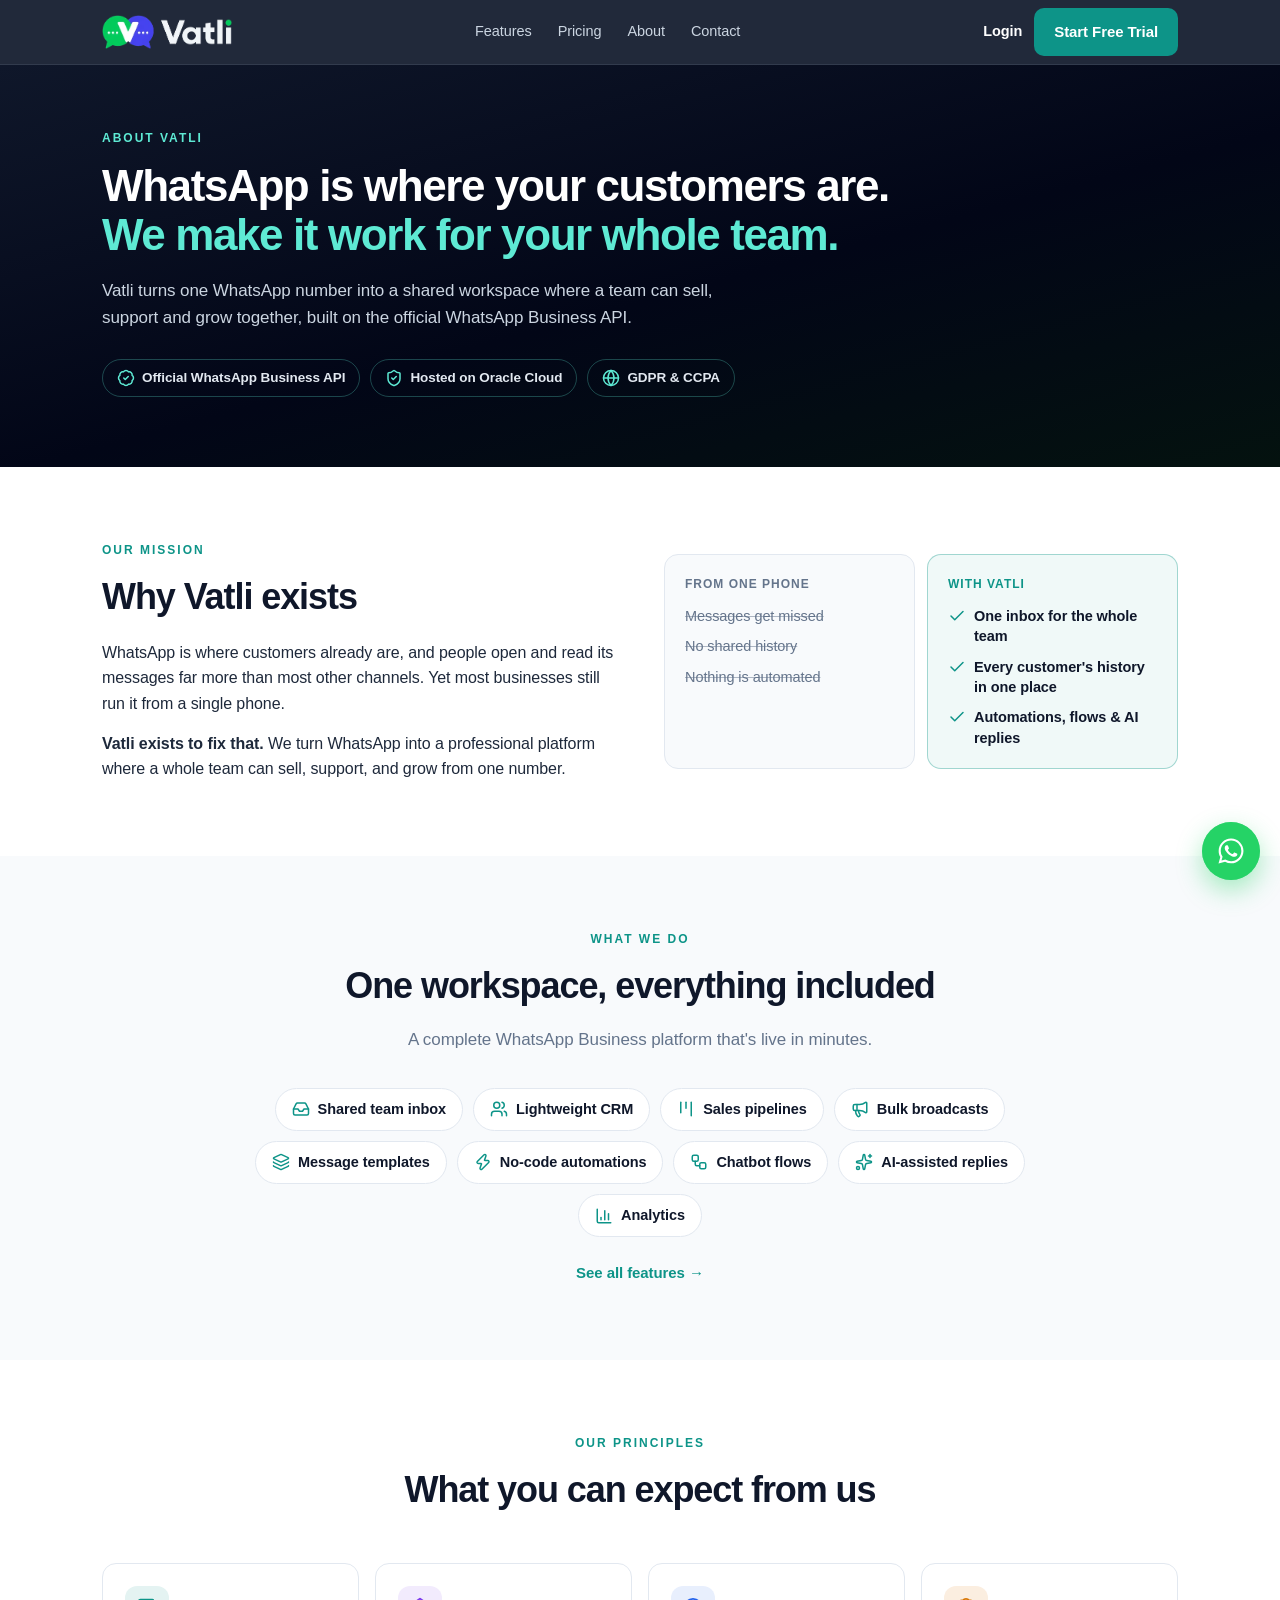
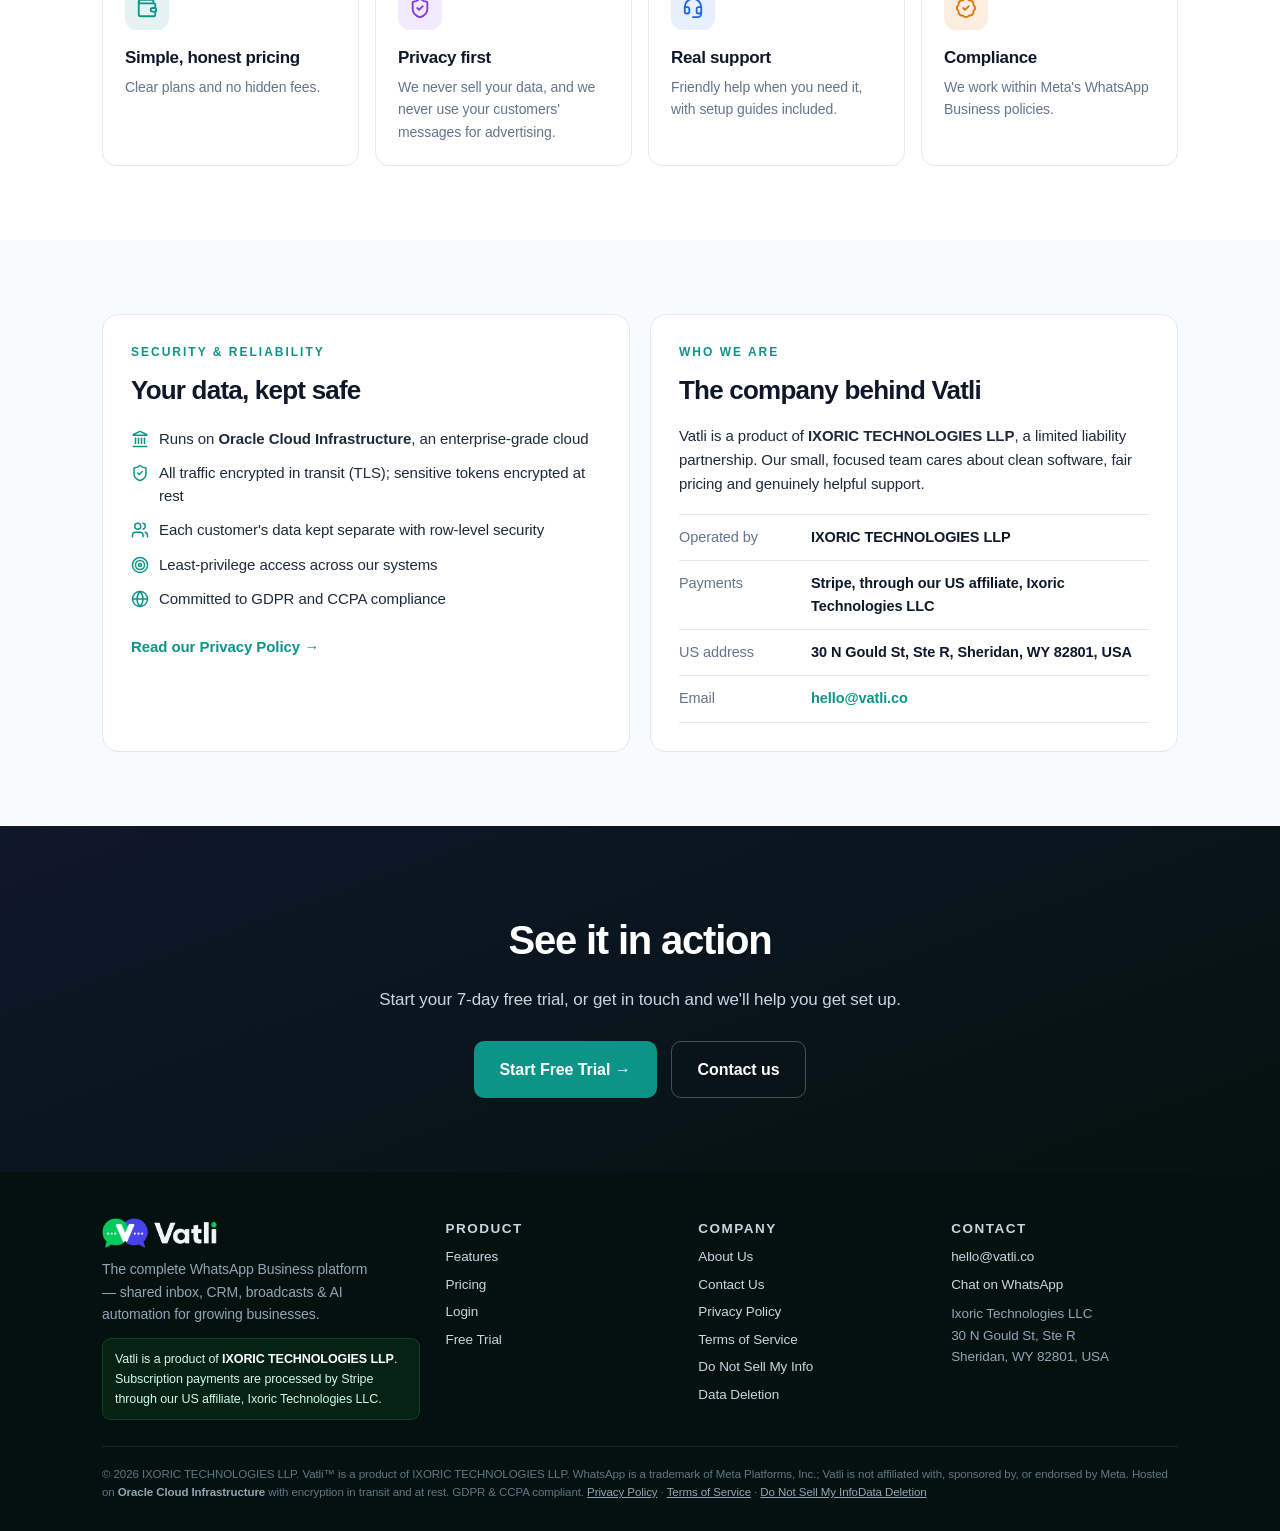
<file: about.html>
<!doctype html>
<html lang="en">
<head>
<!-- Google Tag Manager -->
<script>(function(w,d,s,l,i){w[l]=w[l]||[];w[l].push({'gtm.start':
new Date().getTime(),event:'gtm.js'});var f=d.getElementsByTagName(s)[0],
j=d.createElement(s),dl=l!='dataLayer'?'&l='+l:'';j.async=true;j.src=
'https://www.googletagmanager.com/gtm.js?id='+i+dl;f.parentNode.insertBefore(j,f);
})(window,document,'script','dataLayer','GTM-PTBQS5KN');</script>
<!-- End Google Tag Manager -->
<!-- Google tag (gtag.js) -->
<script async src="https://www.googletagmanager.com/gtag/js?id=G-EGZYMDLLQK"></script>
<script>
  window.dataLayer = window.dataLayer || [];
  function gtag(){dataLayer.push(arguments);}
  gtag('js', new Date());

  gtag('config', 'G-EGZYMDLLQK');
</script>
<meta charset="utf-8">
<meta name="viewport" content="width=device-width, initial-scale=1">
<title>About Us — Vatli</title>
<link rel="icon" type="image/png" href="/favicon.png">
<link rel="apple-touch-icon" href="/apple-touch-icon.png">

<meta name="description" content="About Vatli — a WhatsApp Business platform by IXORIC TECHNOLOGIES LLP helping growing businesses sell and support on WhatsApp.">
<link rel="stylesheet" href="/styles.css?v=20261022">
</head>
<body>
<!-- Google Tag Manager (noscript) -->
<noscript><iframe src="https://www.googletagmanager.com/ns.html?id=GTM-PTBQS5KN"
height="0" width="0" style="display:none;visibility:hidden"></iframe></noscript>
<!-- End Google Tag Manager (noscript) -->

<header>
  <div class="wrap nav">
    <a class="brand" href="/"><img src="/logo-light.webp" alt="Vatli" class="logo-img" width="337" height="88"></a>
    <nav class="links"><a href="/#features">Features</a><a href="/#pricing">Pricing</a><a href="/about">About</a><a href="/contact">Contact</a></nav>
    <div class="act"><a class="login" href="https://app.vatli.co/login">Login</a><a class="btn btn-primary" href="https://app.vatli.co/login">Start Free Trial</a></div>
  </div>
</header>

<section class="ab-hero">
  <div class="wrap">
    <div class="ey">About Vatli</div>
    <h1>WhatsApp is where your customers are. <span class="g">We make it work for your whole team.</span></h1>
    <p class="sub">Vatli turns one WhatsApp number into a shared workspace where a team can sell, support and grow together, built on the official WhatsApp Business API.</p>
    <div class="ab-facts">
      <span><svg class="i i-sm" aria-hidden="true"><use href="/icons.svg?v=20261022#i-badge-check"/></svg> Official WhatsApp Business API</span>
      <span><svg class="i i-sm" aria-hidden="true"><use href="/icons.svg?v=20261022#i-shield-check"/></svg> Hosted on Oracle Cloud</span>
      <span><svg class="i i-sm" aria-hidden="true"><use href="/icons.svg?v=20261022#i-globe"/></svg> GDPR &amp; CCPA</span>
    </div>
  </div>
</section>

<section class="pad">
  <div class="wrap ab-story">
    <div>
      <div class="eyebrow">Our mission</div>
      <h2>Why Vatli exists</h2>
      <p>WhatsApp is where customers already are, and people open and read its messages far more than most other channels. Yet most businesses still run it from a single phone.</p>
      <p><b>Vatli exists to fix that.</b> We turn WhatsApp into a professional platform where a whole team can sell, support, and grow from one number.</p>
    </div>
    <div class="ab-compare">
      <div class="ab-col before">
        <div class="ab-tag">From one phone</div>
        <ul>
          <li>Messages get missed</li>
          <li>No shared history</li>
          <li>Nothing is automated</li>
        </ul>
      </div>
      <div class="ab-col after">
        <div class="ab-tag">With Vatli</div>
        <ul>
          <li><svg class="i i-sm" aria-hidden="true"><use href="/icons.svg?v=20261022#i-check"/></svg> One inbox for the whole team</li>
          <li><svg class="i i-sm" aria-hidden="true"><use href="/icons.svg?v=20261022#i-check"/></svg> Every customer's history in one place</li>
          <li><svg class="i i-sm" aria-hidden="true"><use href="/icons.svg?v=20261022#i-check"/></svg> Automations, flows &amp; AI replies</li>
        </ul>
      </div>
    </div>
  </div>
</section>

<section class="pad ab-soft">
  <div class="wrap center">
    <div class="eyebrow">What we do</div>
    <h2>One workspace, everything included</h2>
    <p class="lead">A complete WhatsApp Business platform that's live in minutes.</p>
    <div class="ab-chips">
      <span><svg class="i i-sm" aria-hidden="true"><use href="/icons.svg?v=20261022#i-inbox"/></svg> Shared team inbox</span>
      <span><svg class="i i-sm" aria-hidden="true"><use href="/icons.svg?v=20261022#i-users"/></svg> Lightweight CRM</span>
      <span><svg class="i i-sm" aria-hidden="true"><use href="/icons.svg?v=20261022#i-kanban"/></svg> Sales pipelines</span>
      <span><svg class="i i-sm" aria-hidden="true"><use href="/icons.svg?v=20261022#i-megaphone"/></svg> Bulk broadcasts</span>
      <span><svg class="i i-sm" aria-hidden="true"><use href="/icons.svg?v=20261022#i-layers"/></svg> Message templates</span>
      <span><svg class="i i-sm" aria-hidden="true"><use href="/icons.svg?v=20261022#i-zap"/></svg> No-code automations</span>
      <span><svg class="i i-sm" aria-hidden="true"><use href="/icons.svg?v=20261022#i-workflow"/></svg> Chatbot flows</span>
      <span><svg class="i i-sm" aria-hidden="true"><use href="/icons.svg?v=20261022#i-sparkles"/></svg> AI-assisted replies</span>
      <span><svg class="i i-sm" aria-hidden="true"><use href="/icons.svg?v=20261022#i-chart-column"/></svg> Analytics</span>
    </div>
    <a class="ab-more" href="/#features">See all features →</a>
  </div>
</section>

<section class="pad">
  <div class="wrap center">
    <div class="eyebrow">Our principles</div>
    <h2>What you can expect from us</h2>
    <div class="fgrid ab-grid4">
      <div class="fcard t-teal"><div class="ic"><svg class="i" aria-hidden="true"><use href="/icons.svg?v=20261022#i-wallet"/></svg></div><h3>Simple, honest pricing</h3><p>Clear plans and no hidden fees.</p></div>
      <div class="fcard t-violet"><div class="ic"><svg class="i" aria-hidden="true"><use href="/icons.svg?v=20261022#i-shield-check"/></svg></div><h3>Privacy first</h3><p>We never sell your data, and we never use your customers' messages for advertising.</p></div>
      <div class="fcard t-blue"><div class="ic"><svg class="i" aria-hidden="true"><use href="/icons.svg?v=20261022#i-headset"/></svg></div><h3>Real support</h3><p>Friendly help when you need it, with setup guides included.</p></div>
      <div class="fcard t-amber"><div class="ic"><svg class="i" aria-hidden="true"><use href="/icons.svg?v=20261022#i-badge-check"/></svg></div><h3>Compliance</h3><p>We work within Meta's WhatsApp Business policies.</p></div>
    </div>
  </div>
</section>

<section class="pad ab-soft">
  <div class="wrap ab-two">
    <div class="ab-panel">
      <div class="eyebrow">Security &amp; reliability</div>
      <h2>Your data, kept safe</h2>
      <ul class="ab-list">
        <li><svg class="i i-sm" aria-hidden="true"><use href="/icons.svg?v=20261022#i-landmark"/></svg><span>Runs on <b>Oracle Cloud Infrastructure</b>, an enterprise-grade cloud</span></li>
        <li><svg class="i i-sm" aria-hidden="true"><use href="/icons.svg?v=20261022#i-shield-check"/></svg><span>All traffic encrypted in transit (TLS); sensitive tokens encrypted at rest</span></li>
        <li><svg class="i i-sm" aria-hidden="true"><use href="/icons.svg?v=20261022#i-users"/></svg><span>Each customer's data kept separate with row-level security</span></li>
        <li><svg class="i i-sm" aria-hidden="true"><use href="/icons.svg?v=20261022#i-target"/></svg><span>Least-privilege access across our systems</span></li>
        <li><svg class="i i-sm" aria-hidden="true"><use href="/icons.svg?v=20261022#i-globe"/></svg><span>Committed to GDPR and CCPA compliance</span></li>
      </ul>
      <a class="ab-more" href="/privacy">Read our Privacy Policy →</a>
    </div>
    <div class="ab-panel">
      <div class="eyebrow">Who we are</div>
      <h2>The company behind Vatli</h2>
      <p>Vatli is a product of <b>IXORIC TECHNOLOGIES LLP</b>, a limited liability partnership. Our small, focused team cares about clean software, fair pricing and genuinely helpful support.</p>
      <dl class="ab-dl">
        <div><dt>Operated by</dt><dd>IXORIC TECHNOLOGIES LLP</dd></div>
        <div><dt>Payments</dt><dd>Stripe, through our US affiliate, Ixoric Technologies LLC</dd></div>
        <div><dt>US address</dt><dd>30 N Gould St, Ste R, Sheridan, WY 82801, USA</dd></div>
        <div><dt>Email</dt><dd><a href="mailto:hello@vatli.co">hello@vatli.co</a></dd></div>
      </dl>
    </div>
  </div>
</section>

<section class="pad final">
  <div class="wrap">
    <h2>See it in action</h2>
    <p>Start your 7-day free trial, or get in touch and we'll help you get set up.</p>
    <div class="cta">
      <a class="btn btn-primary btn-lg" href="https://app.vatli.co/login">Start Free Trial →</a>
      <a class="btn btn-ghost btn-lg" href="/contact">Contact us</a>
    </div>
  </div>
</section>

<footer>
  <div class="wrap">
    <div class="frow">
      <div>
        <div class="brand"><img src="/logo-light.webp" alt="Vatli" class="logo-img" width="337" height="88"></div>
        <p class="about">The complete WhatsApp Business platform — shared inbox, CRM, broadcasts &amp; AI automation for growing businesses.</p>
        <div class="parent">Vatli is a product of <b style="color:#fff">IXORIC TECHNOLOGIES LLP</b>. Subscription payments are processed by Stripe through our US affiliate, Ixoric Technologies LLC.</div>
      </div>
      <div class="col"><div class="flabel">Product</div><a href="/#features">Features</a><a href="/#pricing">Pricing</a><a href="https://app.vatli.co/login">Login</a><a href="https://app.vatli.co/login">Free Trial</a></div>
      <div class="col"><div class="flabel">Company</div><a href="/about">About Us</a><a href="/contact">Contact Us</a><a href="/privacy">Privacy Policy</a><a href="/terms">Terms of Service</a><a href="/do-not-sell">Do Not Sell My Info</a><a href="/data-deletion">Data Deletion</a></div>
      <div class="col"><div class="flabel">Contact</div><a href="mailto:hello@vatli.co">hello@vatli.co</a><a href="https://wa.me/919508076440">Chat on WhatsApp</a><div style="margin-top:8px;color:#94a3b8">Ixoric Technologies LLC<br>30 N Gould St, Ste R<br>Sheridan, WY 82801, USA</div></div>
    </div>
    <div class="disc">© 2026 IXORIC TECHNOLOGIES LLP. Vatli™ is a product of IXORIC TECHNOLOGIES LLP. WhatsApp is a trademark of Meta Platforms, Inc.; Vatli is not affiliated with, sponsored by, or endorsed by Meta. Hosted on <b style="color:#94a3b8">Oracle Cloud Infrastructure</b> with encryption in transit and at rest. GDPR &amp; CCPA compliant. <a href="/privacy">Privacy Policy</a> · <a href="/terms">Terms of Service</a> · <a href="/do-not-sell">Do Not Sell My Info</a><a href="/data-deletion">Data Deletion</a></div>
  </div>
</footer>

<script src="/site.js?v=20261022" defer></script>
</body>
</html>
</file>
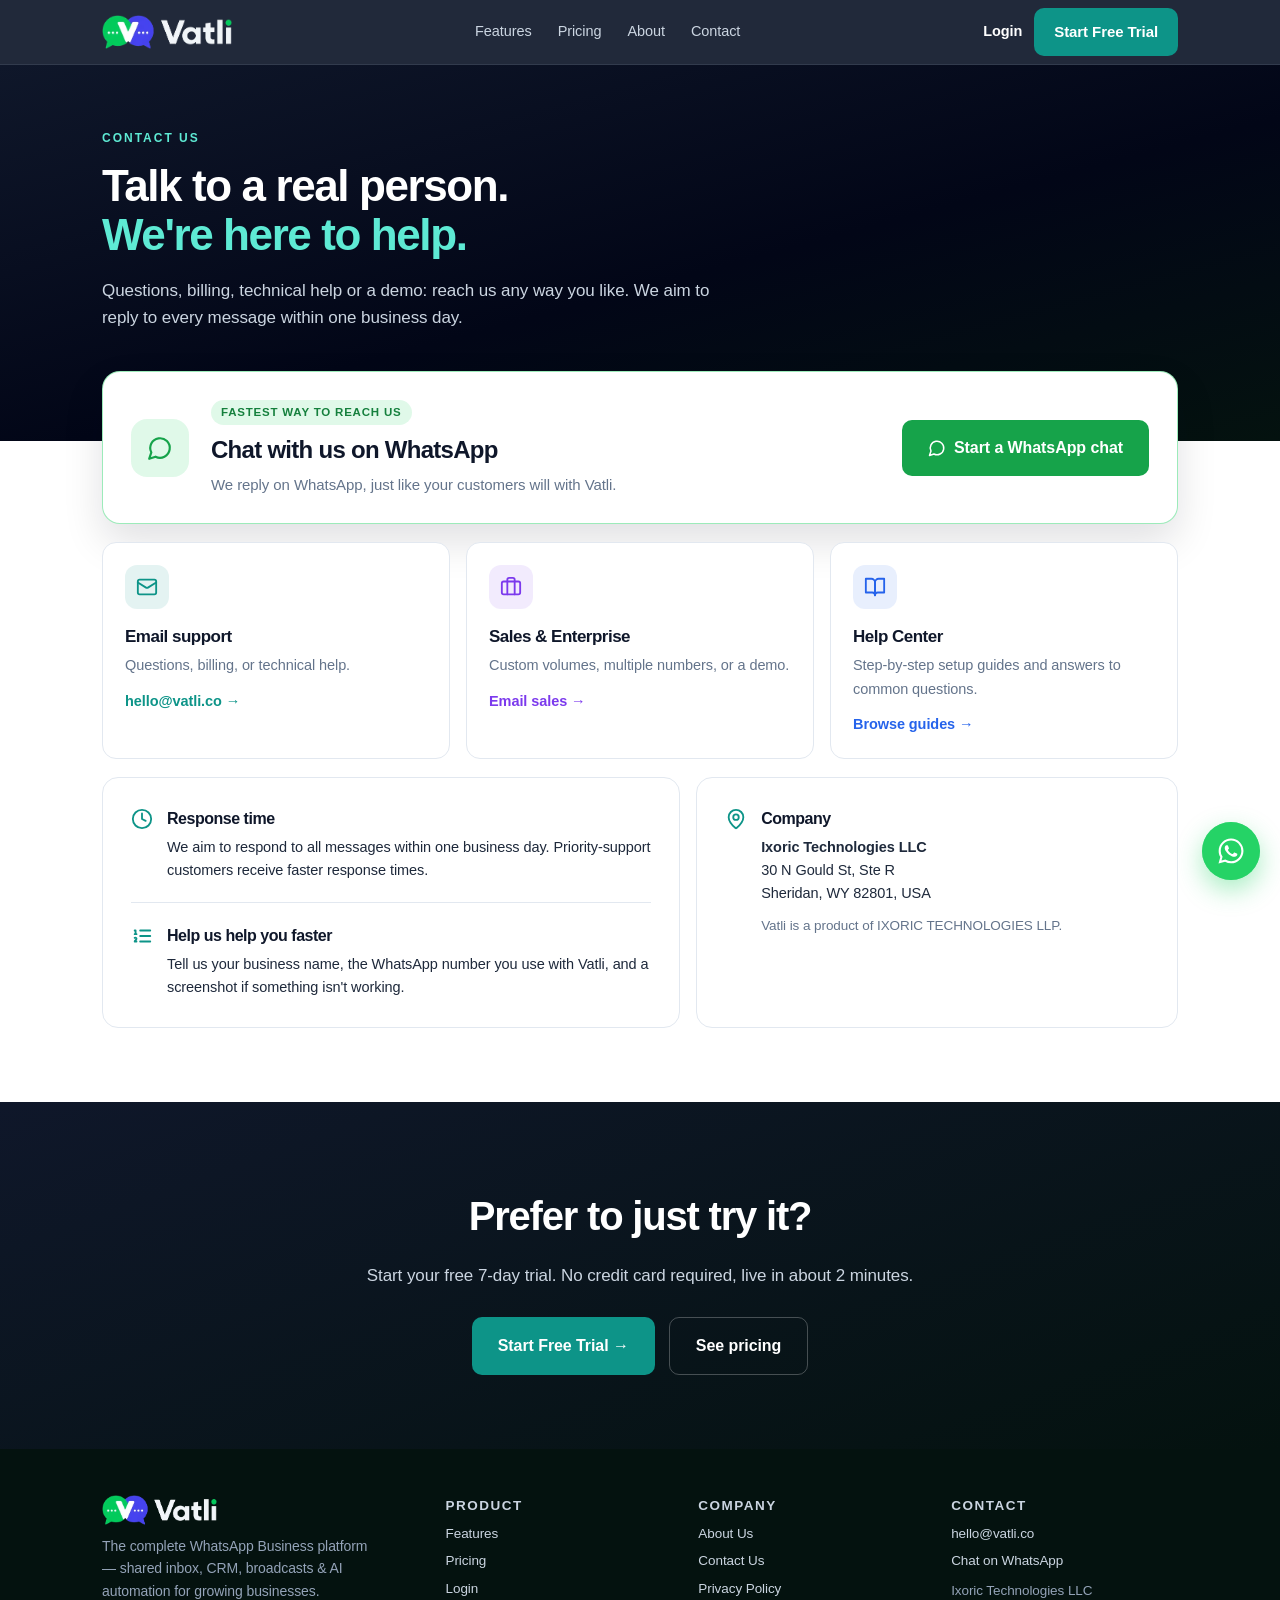
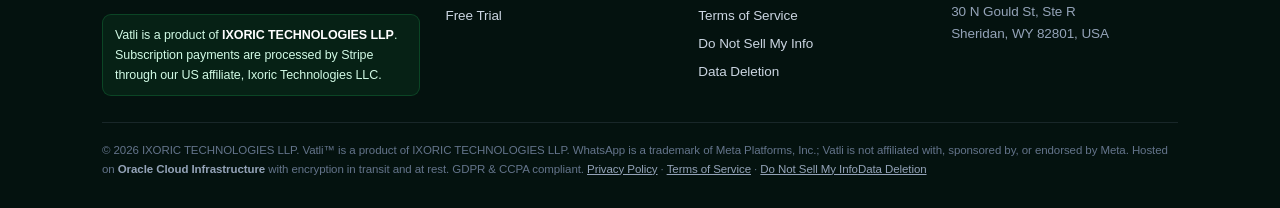
<file: contact.html>
<!doctype html>
<html lang="en">
<head>
<!-- Google Tag Manager -->
<script>(function(w,d,s,l,i){w[l]=w[l]||[];w[l].push({'gtm.start':
new Date().getTime(),event:'gtm.js'});var f=d.getElementsByTagName(s)[0],
j=d.createElement(s),dl=l!='dataLayer'?'&l='+l:'';j.async=true;j.src=
'https://www.googletagmanager.com/gtm.js?id='+i+dl;f.parentNode.insertBefore(j,f);
})(window,document,'script','dataLayer','GTM-PTBQS5KN');</script>
<!-- End Google Tag Manager -->
<!-- Google tag (gtag.js) -->
<script async src="https://www.googletagmanager.com/gtag/js?id=G-EGZYMDLLQK"></script>
<script>
  window.dataLayer = window.dataLayer || [];
  function gtag(){dataLayer.push(arguments);}
  gtag('js', new Date());

  gtag('config', 'G-EGZYMDLLQK');
</script>
<meta charset="utf-8">
<meta name="viewport" content="width=device-width, initial-scale=1">
<title>Contact Us — Vatli</title>
<link rel="icon" type="image/png" href="/favicon.png">
<link rel="apple-touch-icon" href="/apple-touch-icon.png">

<meta name="description" content="Contact Vatli — support, sales, and general enquiries. Operated by IXORIC TECHNOLOGIES LLP.">
<link rel="stylesheet" href="/styles.css?v=20261022">
</head>
<body>
<!-- Google Tag Manager (noscript) -->
<noscript><iframe src="https://www.googletagmanager.com/ns.html?id=GTM-PTBQS5KN"
height="0" width="0" style="display:none;visibility:hidden"></iframe></noscript>
<!-- End Google Tag Manager (noscript) -->

<header>
  <div class="wrap nav">
    <a class="brand" href="/"><img src="/logo-light.webp" alt="Vatli" class="logo-img" width="337" height="88"></a>
    <nav class="links"><a href="/#features">Features</a><a href="/#pricing">Pricing</a><a href="/about">About</a><a href="/contact">Contact</a></nav>
    <div class="act"><a class="login" href="https://app.vatli.co/login">Login</a><a class="btn btn-primary" href="https://app.vatli.co/login">Start Free Trial</a></div>
  </div>
</header>

<section class="ab-hero ct-hero">
  <div class="wrap">
    <div class="ey">Contact us</div>
    <h1>Talk to a real person. <span class="g">We're here to help.</span></h1>
    <p class="sub">Questions, billing, technical help or a demo: reach us any way you like. We aim to reply to every message within one business day.</p>
  </div>
</section>

<section class="ct-main">
  <div class="wrap">
    <div class="ct-wa">
      <div class="ct-wa-ic"><svg class="i i-lg" aria-hidden="true"><use href="/icons.svg?v=20261022#i-message-circle"/></svg></div>
      <div class="ct-wa-txt">
        <div class="ct-badge">Fastest way to reach us</div>
        <h2>Chat with us on WhatsApp</h2>
        <p>We reply on WhatsApp, just like your customers will with Vatli.</p>
      </div>
      <a class="btn btn-wa btn-lg" href="https://wa.me/919508076440" target="_blank" rel="noopener"><svg class="i i-sm" aria-hidden="true"><use href="/icons.svg?v=20261022#i-message-circle"/></svg> Start a WhatsApp chat</a>
    </div>

    <div class="ct-grid">
      <a class="ct-card t-teal" href="mailto:hello@vatli.co">
        <div class="ic"><svg class="i" aria-hidden="true"><use href="/icons.svg?v=20261022#i-mail"/></svg></div>
        <h3>Email support</h3>
        <p>Questions, billing, or technical help.</p>
        <span class="ct-link">hello@vatli.co →</span>
      </a>
      <a class="ct-card t-violet" href="mailto:hello@vatli.co?subject=Sales%20%26%20Enterprise">
        <div class="ic"><svg class="i" aria-hidden="true"><use href="/icons.svg?v=20261022#i-briefcase"/></svg></div>
        <h3>Sales &amp; Enterprise</h3>
        <p>Custom volumes, multiple numbers, or a demo.</p>
        <span class="ct-link">Email sales →</span>
      </a>
      <a class="ct-card t-blue" href="https://ixoric.com/vatli/help/">
        <div class="ic"><svg class="i" aria-hidden="true"><use href="/icons.svg?v=20261022#i-book-open"/></svg></div>
        <h3>Help Center</h3>
        <p>Step-by-step setup guides and answers to common questions.</p>
        <span class="ct-link">Browse guides →</span>
      </a>
    </div>

    <div class="ct-two">
      <div class="ab-panel">
        <div class="ct-row"><svg class="i" aria-hidden="true"><use href="/icons.svg?v=20261022#i-clock"/></svg><div><h3>Response time</h3><p>We aim to respond to all messages within one business day. Priority-support customers receive faster response times.</p></div></div>
        <div class="ct-row"><svg class="i" aria-hidden="true"><use href="/icons.svg?v=20261022#i-list-ordered"/></svg><div><h3>Help us help you faster</h3><p>Tell us your business name, the WhatsApp number you use with Vatli, and a screenshot if something isn't working.</p></div></div>
      </div>
      <div class="ab-panel">
        <div class="ct-row"><svg class="i" aria-hidden="true"><use href="/icons.svg?v=20261022#i-map-pin"/></svg><div><h3>Company</h3><p><b>Ixoric Technologies LLC</b><br>30 N Gould St, Ste R<br>Sheridan, WY 82801, USA</p><p class="ct-note">Vatli is a product of IXORIC TECHNOLOGIES LLP.</p></div></div>
      </div>
    </div>
  </div>
</section>

<section class="pad final">
  <div class="wrap">
    <h2>Prefer to just try it?</h2>
    <p>Start your free 7-day trial. No credit card required, live in about 2 minutes.</p>
    <div class="cta">
      <a class="btn btn-primary btn-lg" href="https://app.vatli.co/login">Start Free Trial →</a>
      <a class="btn btn-ghost btn-lg" href="/#pricing">See pricing</a>
    </div>
  </div>
</section>

<footer>
  <div class="wrap">
    <div class="frow">
      <div>
        <div class="brand"><img src="/logo-light.webp" alt="Vatli" class="logo-img" width="337" height="88"></div>
        <p class="about">The complete WhatsApp Business platform — shared inbox, CRM, broadcasts &amp; AI automation for growing businesses.</p>
        <div class="parent">Vatli is a product of <b style="color:#fff">IXORIC TECHNOLOGIES LLP</b>. Subscription payments are processed by Stripe through our US affiliate, Ixoric Technologies LLC.</div>
      </div>
      <div class="col"><div class="flabel">Product</div><a href="/#features">Features</a><a href="/#pricing">Pricing</a><a href="https://app.vatli.co/login">Login</a><a href="https://app.vatli.co/login">Free Trial</a></div>
      <div class="col"><div class="flabel">Company</div><a href="/about">About Us</a><a href="/contact">Contact Us</a><a href="/privacy">Privacy Policy</a><a href="/terms">Terms of Service</a><a href="/do-not-sell">Do Not Sell My Info</a><a href="/data-deletion">Data Deletion</a></div>
      <div class="col"><div class="flabel">Contact</div><a href="mailto:hello@vatli.co">hello@vatli.co</a><a href="https://wa.me/919508076440">Chat on WhatsApp</a><div style="margin-top:8px;color:#94a3b8">Ixoric Technologies LLC<br>30 N Gould St, Ste R<br>Sheridan, WY 82801, USA</div></div>
    </div>
    <div class="disc">© 2026 IXORIC TECHNOLOGIES LLP. Vatli™ is a product of IXORIC TECHNOLOGIES LLP. WhatsApp is a trademark of Meta Platforms, Inc.; Vatli is not affiliated with, sponsored by, or endorsed by Meta. Hosted on <b style="color:#94a3b8">Oracle Cloud Infrastructure</b> with encryption in transit and at rest. GDPR &amp; CCPA compliant. <a href="/privacy">Privacy Policy</a> · <a href="/terms">Terms of Service</a> · <a href="/do-not-sell">Do Not Sell My Info</a><a href="/data-deletion">Data Deletion</a></div>
  </div>
</footer>

<script src="/site.js?v=20261022" defer></script>
</body>
</html>
</file>
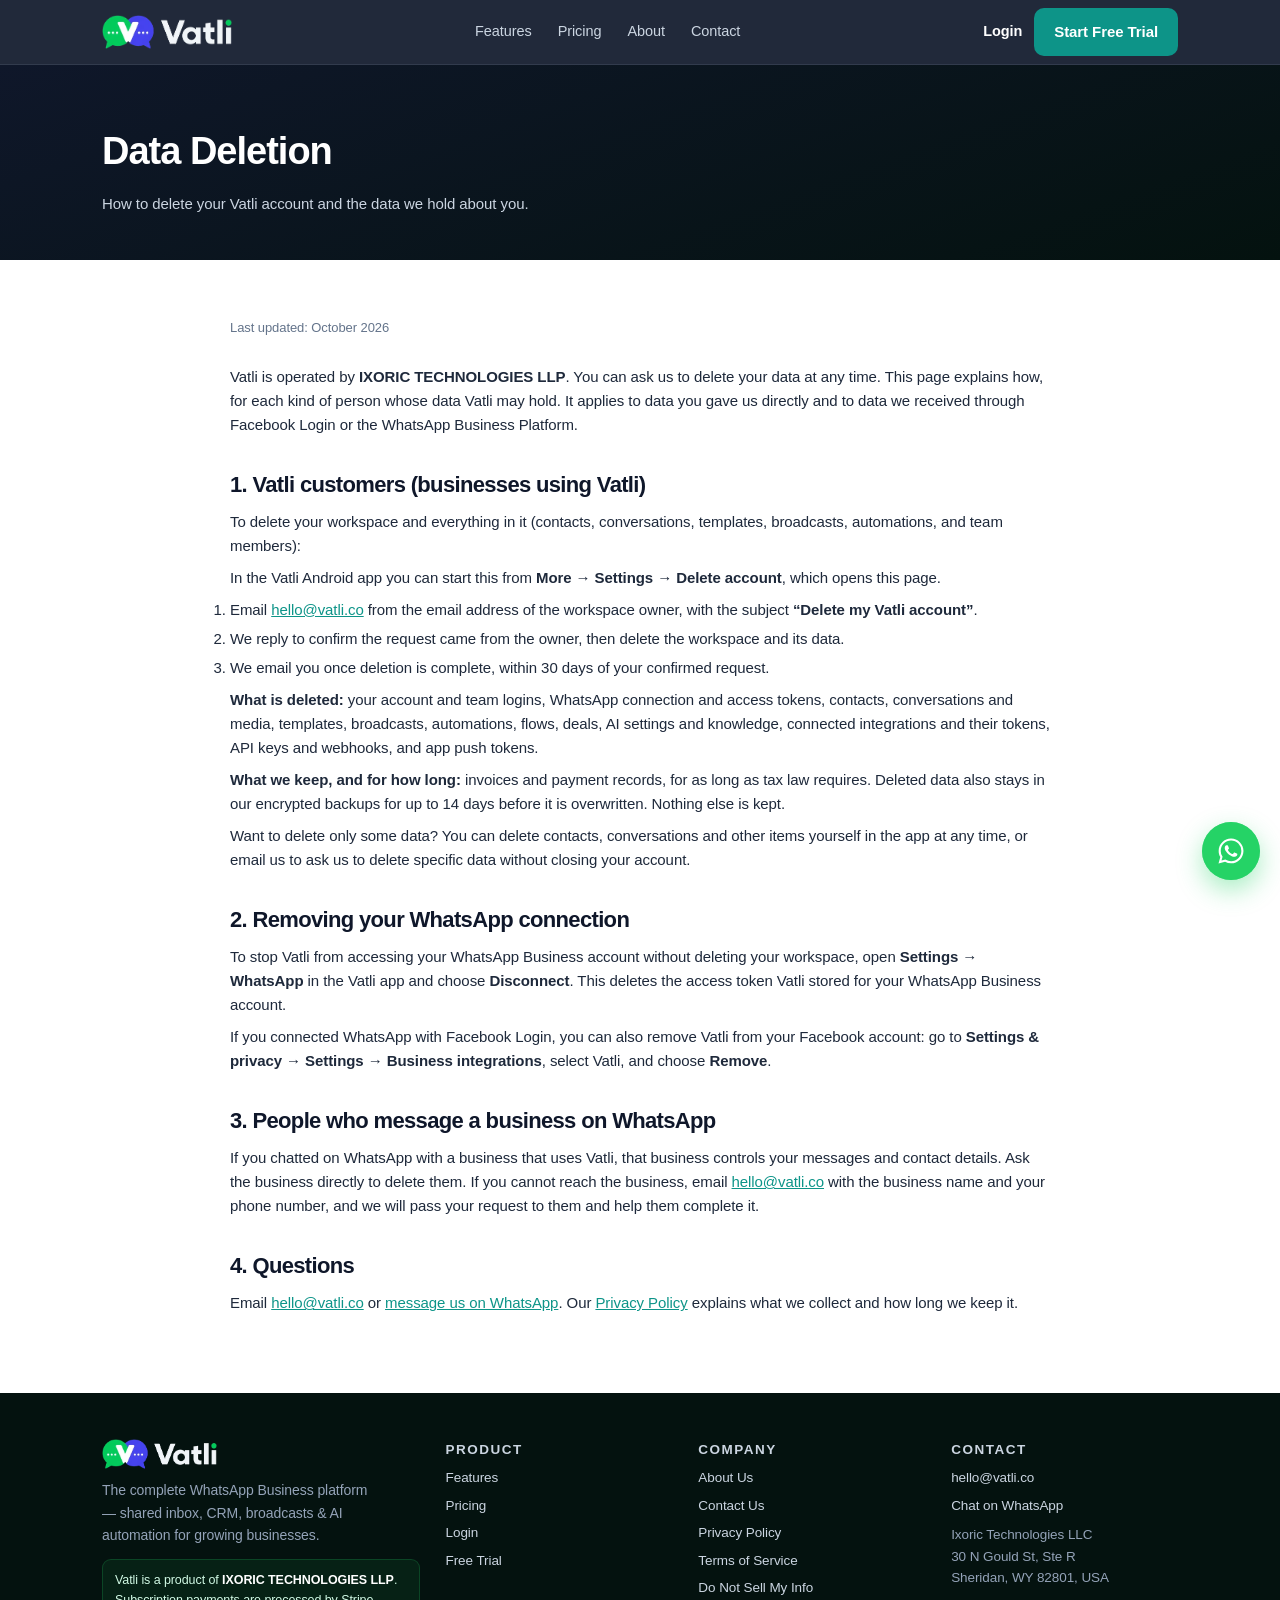
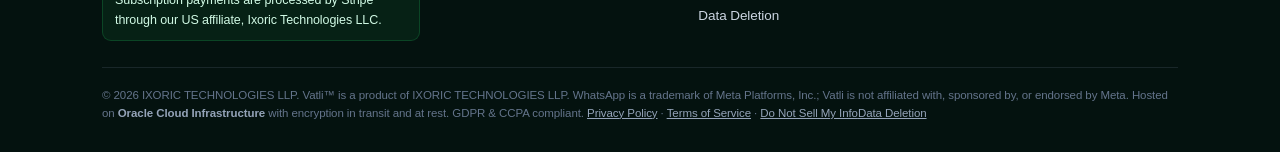
<file: data-deletion.html>
<!doctype html>
<html lang="en">
<head>
<!-- Google Tag Manager -->
<script>(function(w,d,s,l,i){w[l]=w[l]||[];w[l].push({'gtm.start':
new Date().getTime(),event:'gtm.js'});var f=d.getElementsByTagName(s)[0],
j=d.createElement(s),dl=l!='dataLayer'?'&l='+l:'';j.async=true;j.src=
'https://www.googletagmanager.com/gtm.js?id='+i+dl;f.parentNode.insertBefore(j,f);
})(window,document,'script','dataLayer','GTM-PTBQS5KN');</script>
<!-- End Google Tag Manager -->
<!-- Google tag (gtag.js) -->
<script async src="https://www.googletagmanager.com/gtag/js?id=G-EGZYMDLLQK"></script>
<script>
  window.dataLayer = window.dataLayer || [];
  function gtag(){dataLayer.push(arguments);}
  gtag('js', new Date());

  gtag('config', 'G-EGZYMDLLQK');
</script>
<meta charset="utf-8">
<meta name="viewport" content="width=device-width, initial-scale=1">
<title>Data Deletion — Vatli</title>
<link rel="icon" type="image/png" href="/favicon.png">
<link rel="apple-touch-icon" href="/apple-touch-icon.png">

<meta name="description" content="How to delete your Vatli account and data, including data received through Facebook Login and the WhatsApp Business Platform.">
<link rel="stylesheet" href="/styles.css?v=20261022">
</head>
<body>
<!-- Google Tag Manager (noscript) -->
<noscript><iframe src="https://www.googletagmanager.com/ns.html?id=GTM-PTBQS5KN"
height="0" width="0" style="display:none;visibility:hidden"></iframe></noscript>
<!-- End Google Tag Manager (noscript) -->

<header>
  <div class="wrap nav">
    <a class="brand" href="/"><img src="/logo-light.webp" alt="Vatli" class="logo-img" width="337" height="88"></a>
    <nav class="links"><a href="/#features">Features</a><a href="/#pricing">Pricing</a><a href="/about">About</a><a href="/contact">Contact</a></nav>
    <div class="act"><a class="login" href="https://app.vatli.co/login">Login</a><a class="btn btn-primary" href="https://app.vatli.co/login">Start Free Trial</a></div>
  </div>
</header>

<div class="pagehead"><div class="wrap"><h1>Data Deletion</h1><p>How to delete your Vatli account and the data we hold about you.</p></div></div>

<div class="wrap legal">
  <p class="upd">Last updated: October 2026</p>

  <p>Vatli is operated by <b>IXORIC TECHNOLOGIES LLP</b>. You can ask us to delete your data at any time. This page explains how, for each kind of person whose data Vatli may hold. It applies to data you gave us directly and to data we received through Facebook Login or the WhatsApp Business Platform.</p>

  <h2>1. Vatli customers (businesses using Vatli)</h2>
  <p>To delete your workspace and everything in it (contacts, conversations, templates, broadcasts, automations, and team members):</p>
  <p>In the Vatli Android app you can start this from <b>More → Settings → Delete account</b>, which opens this page.</p>
  <ol>
    <li>Email <a href="mailto:hello@vatli.co?subject=Delete%20my%20Vatli%20account">hello@vatli.co</a> from the email address of the workspace owner, with the subject <b>“Delete my Vatli account”</b>.</li>
    <li>We reply to confirm the request came from the owner, then delete the workspace and its data.</li>
    <li>We email you once deletion is complete, within 30 days of your confirmed request.</li>
  </ol>
  <p><b>What is deleted:</b> your account and team logins, WhatsApp connection and access tokens, contacts, conversations and media, templates, broadcasts, automations, flows, deals, AI settings and knowledge, connected integrations and their tokens, API keys and webhooks, and app push tokens.</p>
  <p><b>What we keep, and for how long:</b> invoices and payment records, for as long as tax law requires. Deleted data also stays in our encrypted backups for up to 14 days before it is overwritten. Nothing else is kept.</p>
  <p>Want to delete only some data? You can delete contacts, conversations and other items yourself in the app at any time, or email us to ask us to delete specific data without closing your account.</p>

  <h2>2. Removing your WhatsApp connection</h2>
  <p>To stop Vatli from accessing your WhatsApp Business account without deleting your workspace, open <b>Settings → WhatsApp</b> in the Vatli app and choose <b>Disconnect</b>. This deletes the access token Vatli stored for your WhatsApp Business account.</p>
  <p>If you connected WhatsApp with Facebook Login, you can also remove Vatli from your Facebook account: go to <b>Settings &amp; privacy → Settings → Business integrations</b>, select Vatli, and choose <b>Remove</b>.</p>

  <h2>3. People who message a business on WhatsApp</h2>
  <p>If you chatted on WhatsApp with a business that uses Vatli, that business controls your messages and contact details. Ask the business directly to delete them. If you cannot reach the business, email <a href="mailto:hello@vatli.co">hello@vatli.co</a> with the business name and your phone number, and we will pass your request to them and help them complete it.</p>

  <h2>4. Questions</h2>
  <p>Email <a href="mailto:hello@vatli.co">hello@vatli.co</a> or <a href="https://wa.me/919508076440">message us on WhatsApp</a>. Our <a href="/privacy">Privacy Policy</a> explains what we collect and how long we keep it.</p>
</div>

<footer>
  <div class="wrap">
    <div class="frow">
      <div>
        <div class="brand"><img src="/logo-light.webp" alt="Vatli" class="logo-img" width="337" height="88"></div>
        <p class="about">The complete WhatsApp Business platform — shared inbox, CRM, broadcasts &amp; AI automation for growing businesses.</p>
        <div class="parent">Vatli is a product of <b style="color:#fff">IXORIC TECHNOLOGIES LLP</b>. Subscription payments are processed by Stripe through our US affiliate, Ixoric Technologies LLC.</div>
      </div>
      <div class="col"><div class="flabel">Product</div><a href="/#features">Features</a><a href="/#pricing">Pricing</a><a href="https://app.vatli.co/login">Login</a><a href="https://app.vatli.co/login">Free Trial</a></div>
      <div class="col"><div class="flabel">Company</div><a href="/about">About Us</a><a href="/contact">Contact Us</a><a href="/privacy">Privacy Policy</a><a href="/terms">Terms of Service</a><a href="/do-not-sell">Do Not Sell My Info</a><a href="/data-deletion">Data Deletion</a></div>
      <div class="col"><div class="flabel">Contact</div><a href="mailto:hello@vatli.co">hello@vatli.co</a><a href="https://wa.me/919508076440">Chat on WhatsApp</a><div style="margin-top:8px;color:#94a3b8">Ixoric Technologies LLC<br>30 N Gould St, Ste R<br>Sheridan, WY 82801, USA</div></div>
    </div>
    <div class="disc">© 2026 IXORIC TECHNOLOGIES LLP. Vatli™ is a product of IXORIC TECHNOLOGIES LLP. WhatsApp is a trademark of Meta Platforms, Inc.; Vatli is not affiliated with, sponsored by, or endorsed by Meta. Hosted on <b style="color:#94a3b8">Oracle Cloud Infrastructure</b> with encryption in transit and at rest. GDPR &amp; CCPA compliant. <a href="/privacy">Privacy Policy</a> · <a href="/terms">Terms of Service</a> · <a href="/do-not-sell">Do Not Sell My Info</a><a href="/data-deletion">Data Deletion</a></div>
  </div>
</footer>

<script src="/site.js?v=20261022" defer></script>
</body>
</html>
</file>
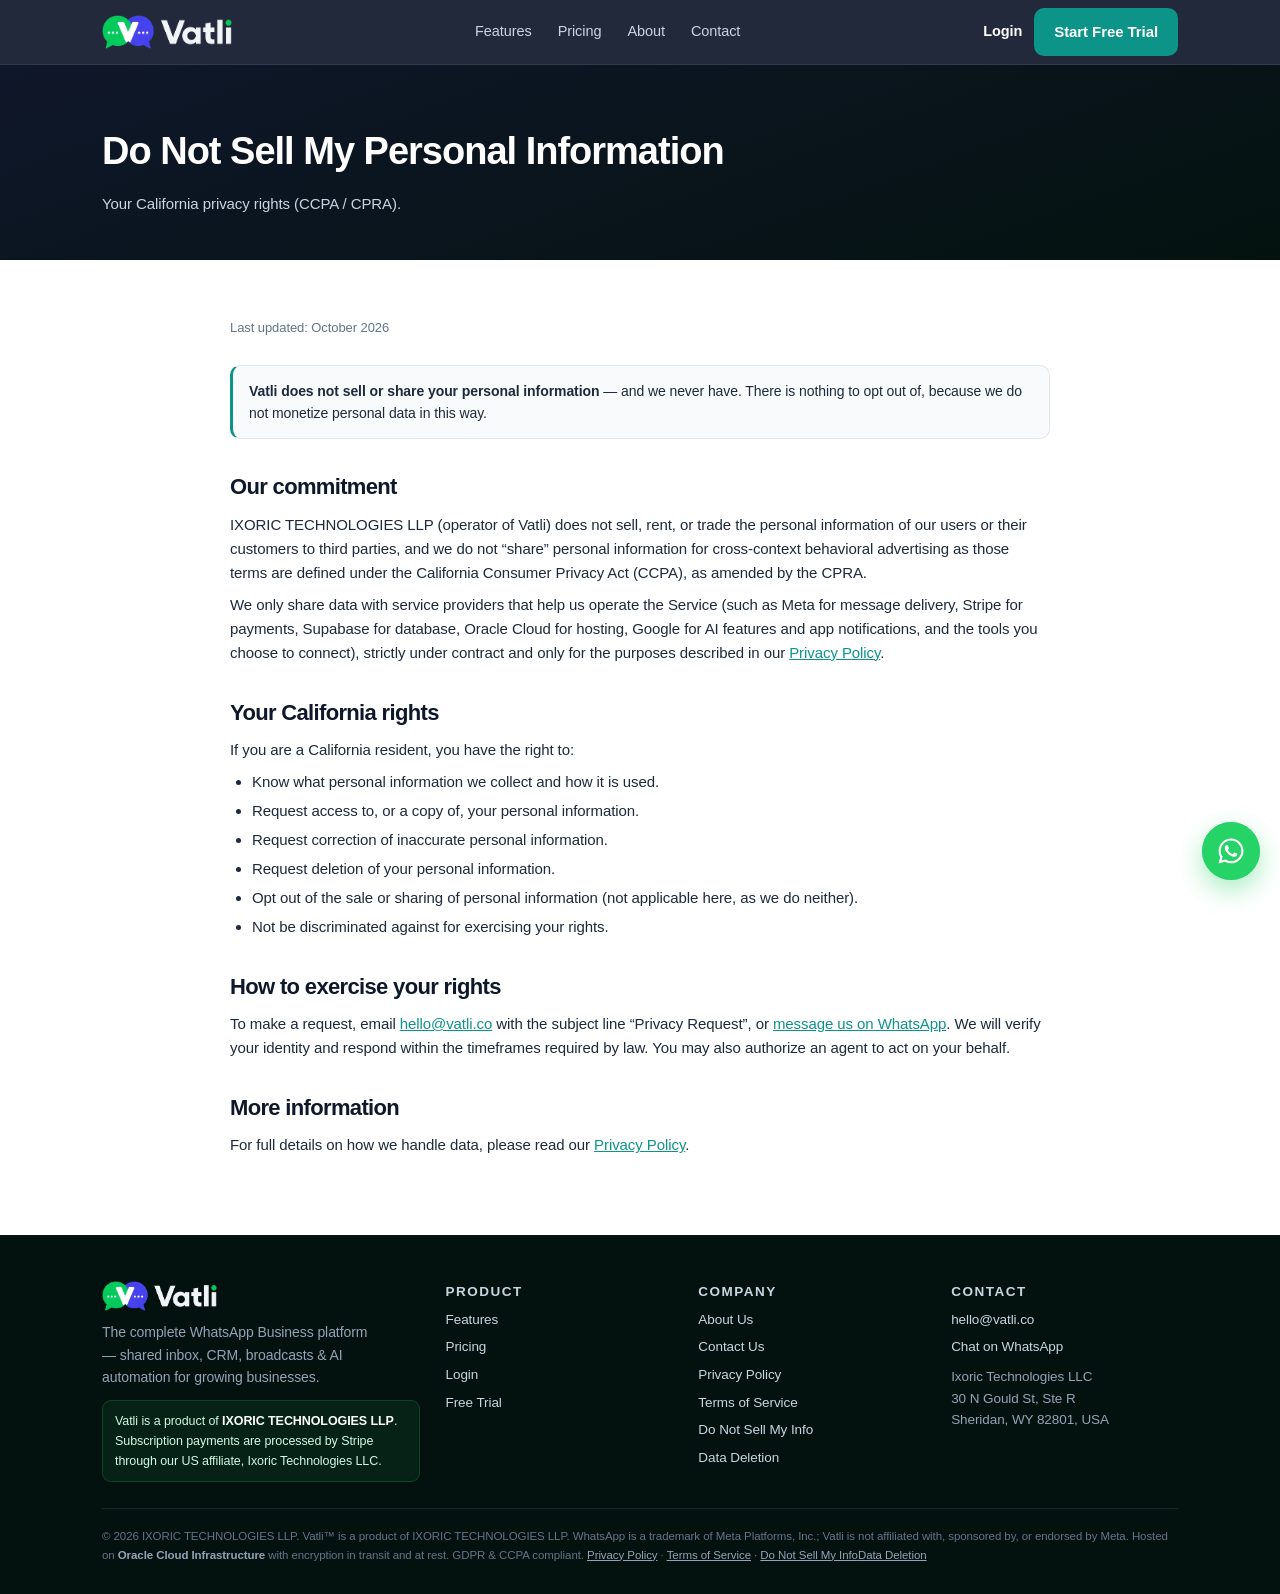
<file: do-not-sell.html>
<!doctype html>
<html lang="en">
<head>
<!-- Google Tag Manager -->
<script>(function(w,d,s,l,i){w[l]=w[l]||[];w[l].push({'gtm.start':
new Date().getTime(),event:'gtm.js'});var f=d.getElementsByTagName(s)[0],
j=d.createElement(s),dl=l!='dataLayer'?'&l='+l:'';j.async=true;j.src=
'https://www.googletagmanager.com/gtm.js?id='+i+dl;f.parentNode.insertBefore(j,f);
})(window,document,'script','dataLayer','GTM-PTBQS5KN');</script>
<!-- End Google Tag Manager -->
<!-- Google tag (gtag.js) -->
<script async src="https://www.googletagmanager.com/gtag/js?id=G-EGZYMDLLQK"></script>
<script>
  window.dataLayer = window.dataLayer || [];
  function gtag(){dataLayer.push(arguments);}
  gtag('js', new Date());

  gtag('config', 'G-EGZYMDLLQK');
</script>
<meta charset="utf-8">
<meta name="viewport" content="width=device-width, initial-scale=1">
<title>Do Not Sell My Personal Information — Vatli</title>
<link rel="icon" type="image/png" href="/favicon.png">
<link rel="apple-touch-icon" href="/apple-touch-icon.png">

<meta name="description" content="Vatli does not sell or share personal information. Your California privacy rights (CCPA/CPRA).">
<link rel="stylesheet" href="/styles.css?v=20261022">
</head>
<body>
<!-- Google Tag Manager (noscript) -->
<noscript><iframe src="https://www.googletagmanager.com/ns.html?id=GTM-PTBQS5KN"
height="0" width="0" style="display:none;visibility:hidden"></iframe></noscript>
<!-- End Google Tag Manager (noscript) -->

<header>
  <div class="wrap nav">
    <a class="brand" href="/"><img src="/logo-light.webp" alt="Vatli" class="logo-img" width="337" height="88"></a>
    <nav class="links"><a href="/#features">Features</a><a href="/#pricing">Pricing</a><a href="/about">About</a><a href="/contact">Contact</a></nav>
    <div class="act"><a class="login" href="https://app.vatli.co/login">Login</a><a class="btn btn-primary" href="https://app.vatli.co/login">Start Free Trial</a></div>
  </div>
</header>

<div class="pagehead"><div class="wrap"><h1>Do Not Sell My Personal Information</h1><p>Your California privacy rights (CCPA / CPRA).</p></div></div>

<div class="wrap legal">
  <p class="upd">Last updated: October 2026</p>

  <div class="callout"><b>Vatli does not sell or share your personal information</b> — and we never have. There is nothing to opt out of, because we do not monetize personal data in this way.</div>

  <h2>Our commitment</h2>
  <p>IXORIC TECHNOLOGIES LLP (operator of Vatli) does not sell, rent, or trade the personal information of our users or their customers to third parties, and we do not “share” personal information for cross-context behavioral advertising as those terms are defined under the California Consumer Privacy Act (CCPA), as amended by the CPRA.</p>
  <p>We only share data with service providers that help us operate the Service (such as Meta for message delivery, Stripe for payments, Supabase for database, Oracle Cloud for hosting, Google for AI features and app notifications, and the tools you choose to connect), strictly under contract and only for the purposes described in our <a href="/privacy">Privacy Policy</a>.</p>

  <h2>Your California rights</h2>
  <p>If you are a California resident, you have the right to:</p>
  <ul>
    <li>Know what personal information we collect and how it is used.</li>
    <li>Request access to, or a copy of, your personal information.</li>
    <li>Request correction of inaccurate personal information.</li>
    <li>Request deletion of your personal information.</li>
    <li>Opt out of the sale or sharing of personal information (not applicable here, as we do neither).</li>
    <li>Not be discriminated against for exercising your rights.</li>
  </ul>

  <h2>How to exercise your rights</h2>
  <p>To make a request, email <a href="mailto:hello@vatli.co">hello@vatli.co</a> with the subject line “Privacy Request”, or <a href="https://wa.me/919508076440">message us on WhatsApp</a>. We will verify your identity and respond within the timeframes required by law. You may also authorize an agent to act on your behalf.</p>

  <h2>More information</h2>
  <p>For full details on how we handle data, please read our <a href="/privacy">Privacy Policy</a>.</p>
</div>

<footer>
  <div class="wrap">
    <div class="frow">
      <div>
        <div class="brand"><img src="/logo-light.webp" alt="Vatli" class="logo-img" width="337" height="88"></div>
        <p class="about">The complete WhatsApp Business platform — shared inbox, CRM, broadcasts &amp; AI automation for growing businesses.</p>
        <div class="parent">Vatli is a product of <b style="color:#fff">IXORIC TECHNOLOGIES LLP</b>. Subscription payments are processed by Stripe through our US affiliate, Ixoric Technologies LLC.</div>
      </div>
      <div class="col"><div class="flabel">Product</div><a href="/#features">Features</a><a href="/#pricing">Pricing</a><a href="https://app.vatli.co/login">Login</a><a href="https://app.vatli.co/login">Free Trial</a></div>
      <div class="col"><div class="flabel">Company</div><a href="/about">About Us</a><a href="/contact">Contact Us</a><a href="/privacy">Privacy Policy</a><a href="/terms">Terms of Service</a><a href="/do-not-sell">Do Not Sell My Info</a><a href="/data-deletion">Data Deletion</a></div>
      <div class="col"><div class="flabel">Contact</div><a href="mailto:hello@vatli.co">hello@vatli.co</a><a href="https://wa.me/919508076440">Chat on WhatsApp</a><div style="margin-top:8px;color:#94a3b8">Ixoric Technologies LLC<br>30 N Gould St, Ste R<br>Sheridan, WY 82801, USA</div></div>
    </div>
    <div class="disc">© 2026 IXORIC TECHNOLOGIES LLP. Vatli™ is a product of IXORIC TECHNOLOGIES LLP. WhatsApp is a trademark of Meta Platforms, Inc.; Vatli is not affiliated with, sponsored by, or endorsed by Meta. Hosted on <b style="color:#94a3b8">Oracle Cloud Infrastructure</b> with encryption in transit and at rest. GDPR &amp; CCPA compliant. <a href="/privacy">Privacy Policy</a> · <a href="/terms">Terms of Service</a> · <a href="/do-not-sell">Do Not Sell My Info</a><a href="/data-deletion">Data Deletion</a></div>
  </div>
</footer>

<script src="/site.js?v=20261022" defer></script>
</body>
</html>
</file>
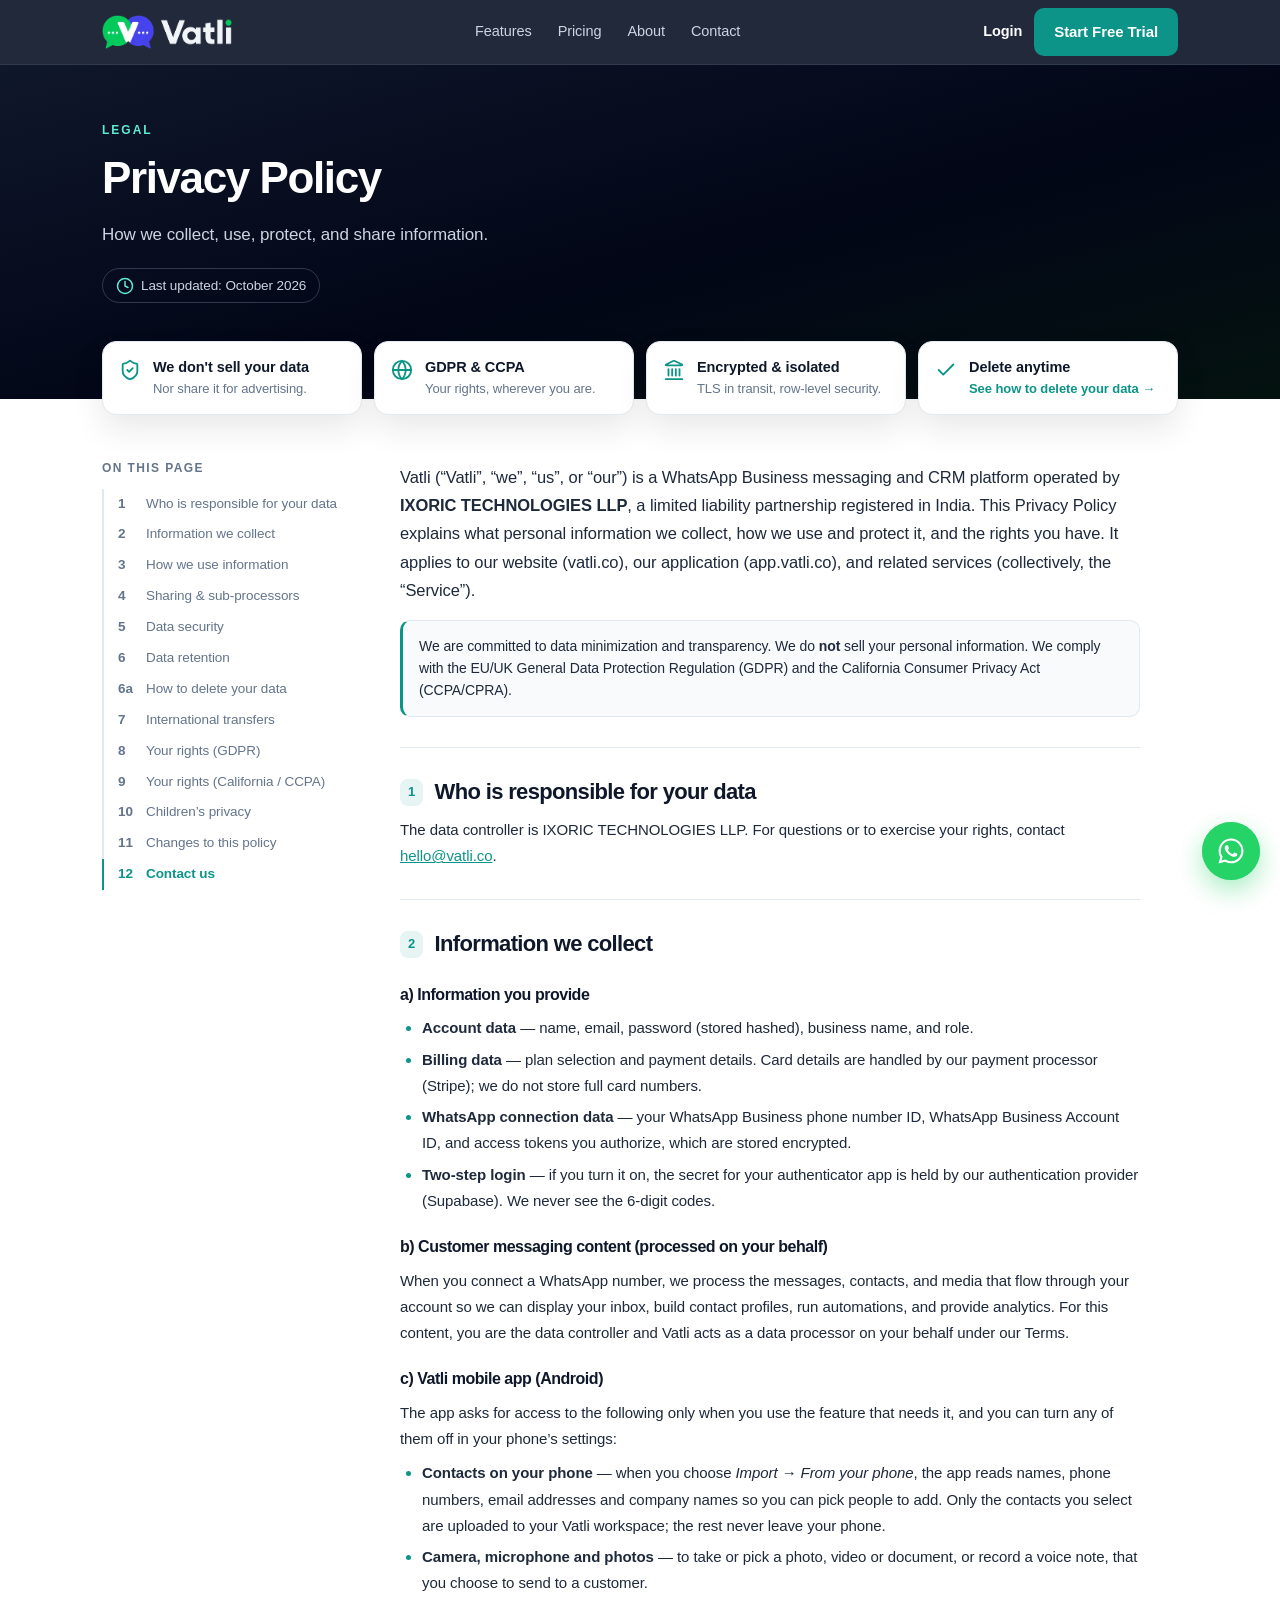
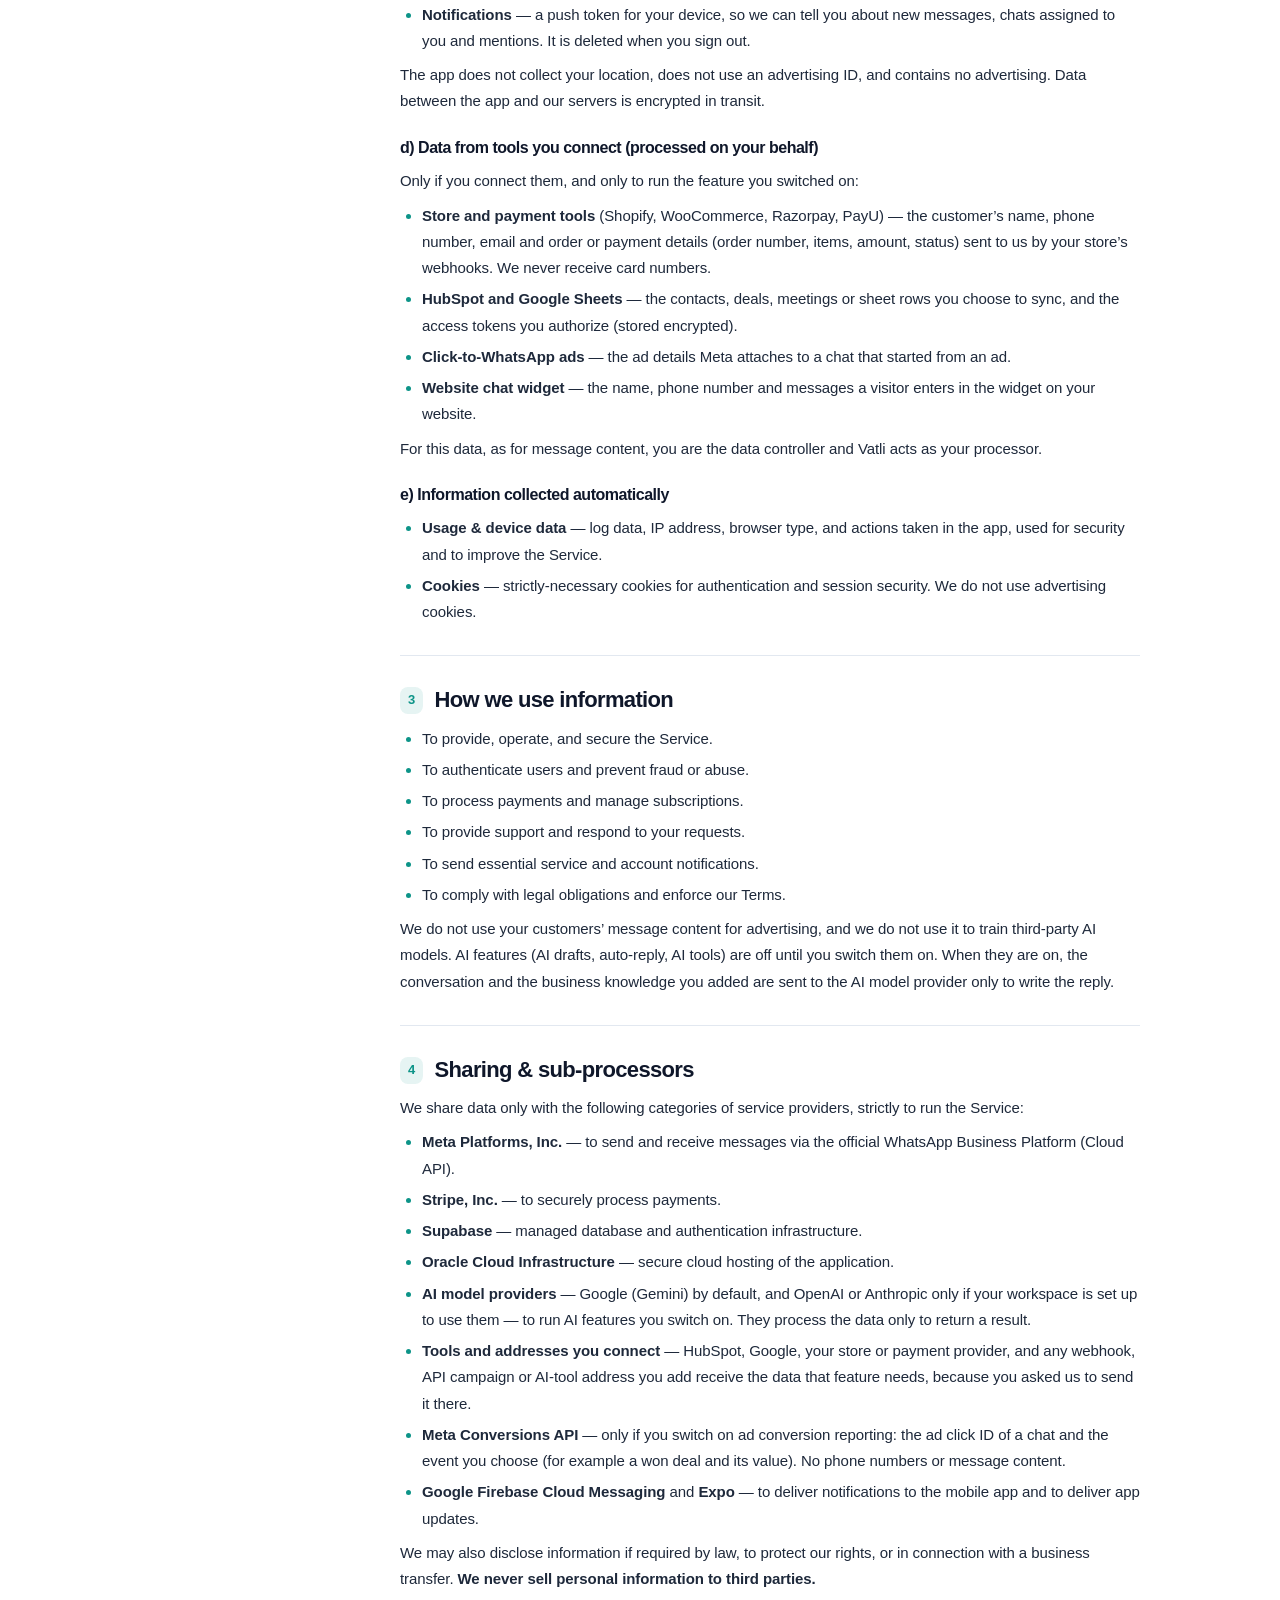
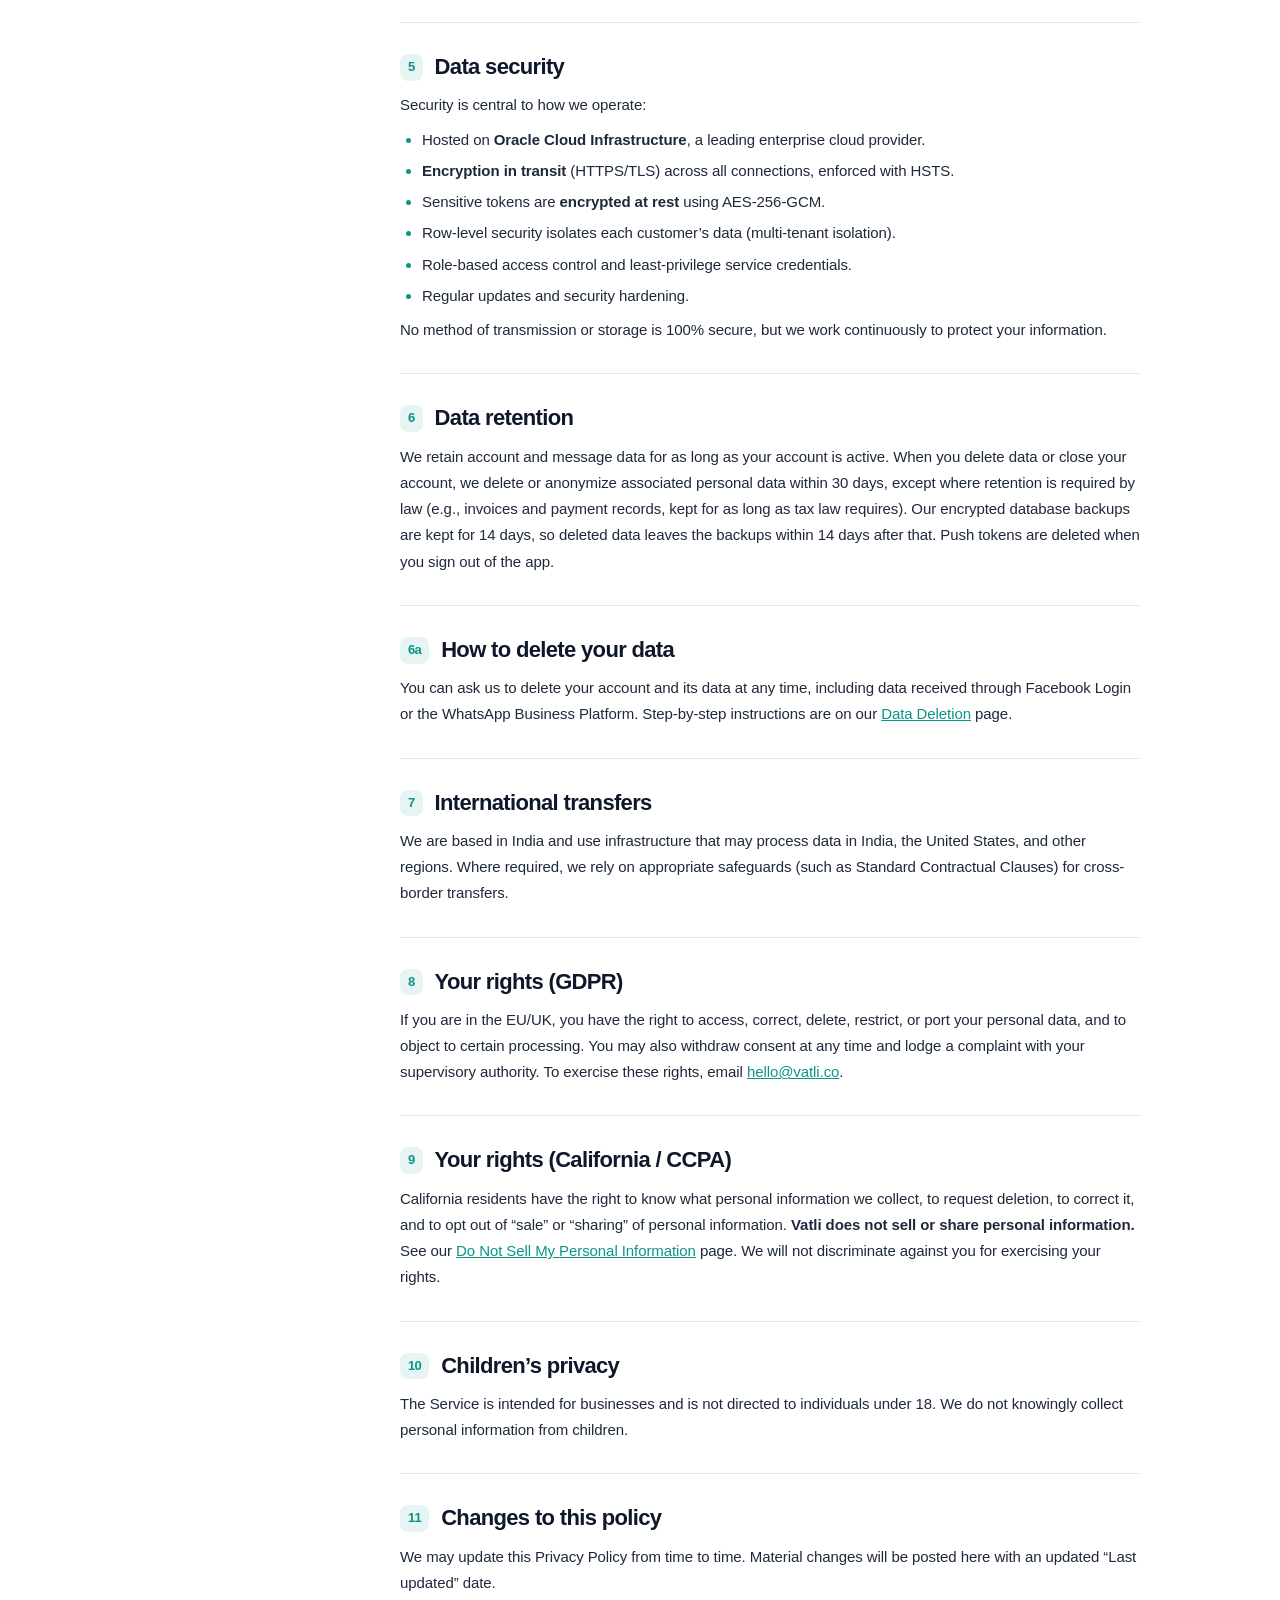
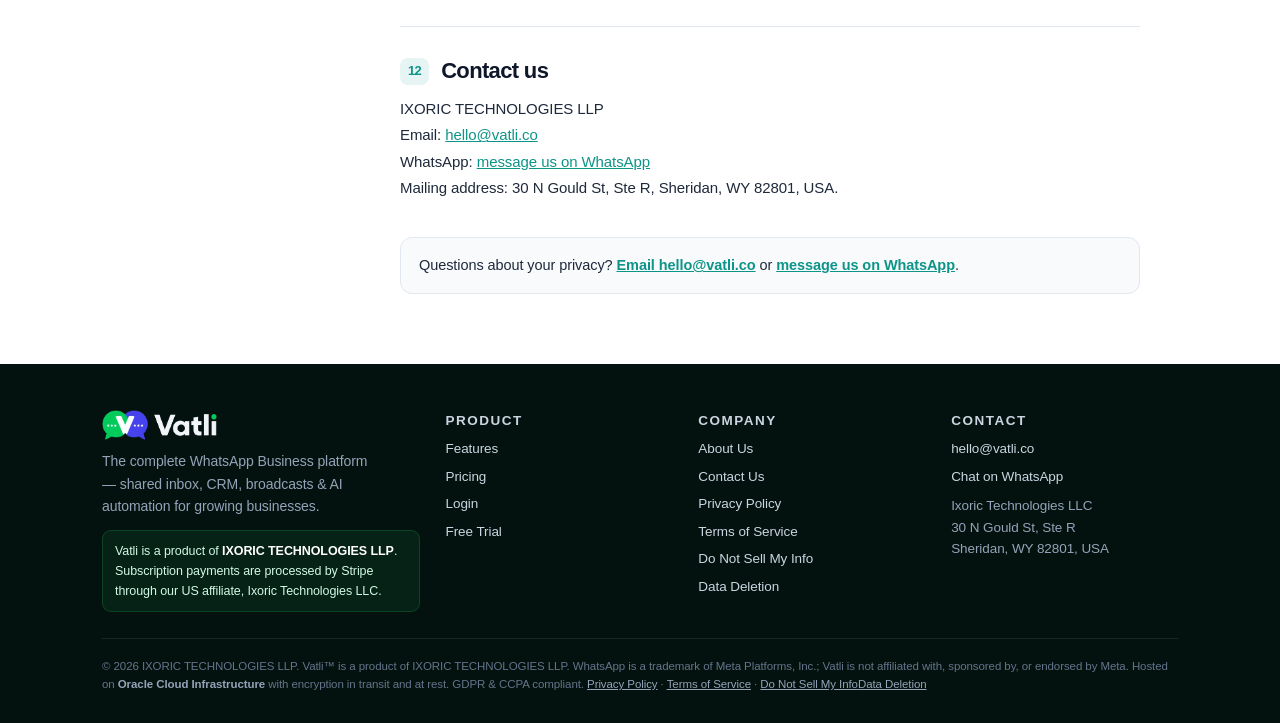
<file: privacy.html>
<!doctype html>
<html lang="en">
<head>
<!-- Google Tag Manager -->
<script>(function(w,d,s,l,i){w[l]=w[l]||[];w[l].push({'gtm.start':
new Date().getTime(),event:'gtm.js'});var f=d.getElementsByTagName(s)[0],
j=d.createElement(s),dl=l!='dataLayer'?'&l='+l:'';j.async=true;j.src=
'https://www.googletagmanager.com/gtm.js?id='+i+dl;f.parentNode.insertBefore(j,f);
})(window,document,'script','dataLayer','GTM-PTBQS5KN');</script>
<!-- End Google Tag Manager -->
<!-- Google tag (gtag.js) -->
<script async src="https://www.googletagmanager.com/gtag/js?id=G-EGZYMDLLQK"></script>
<script>
  window.dataLayer = window.dataLayer || [];
  function gtag(){dataLayer.push(arguments);}
  gtag('js', new Date());

  gtag('config', 'G-EGZYMDLLQK');
</script>
<meta charset="utf-8">
<meta name="viewport" content="width=device-width, initial-scale=1">
<title>Privacy Policy — Vatli</title>
<link rel="icon" type="image/png" href="/favicon.png">
<link rel="apple-touch-icon" href="/apple-touch-icon.png">

<meta name="description" content="Vatli Privacy Policy — how IXORIC TECHNOLOGIES LLP collects, uses, protects, and shares data. GDPR & CCPA compliant.">
<link rel="stylesheet" href="/styles.css?v=20261022">
</head>
<body>
<!-- Google Tag Manager (noscript) -->
<noscript><iframe src="https://www.googletagmanager.com/ns.html?id=GTM-PTBQS5KN"
height="0" width="0" style="display:none;visibility:hidden"></iframe></noscript>
<!-- End Google Tag Manager (noscript) -->

<header>
  <div class="wrap nav">
    <a class="brand" href="/"><img src="/logo-light.webp" alt="Vatli" class="logo-img" width="337" height="88"></a>
    <nav class="links"><a href="/#features">Features</a><a href="/#pricing">Pricing</a><a href="/about">About</a><a href="/contact">Contact</a></nav>
    <div class="act"><a class="login" href="https://app.vatli.co/login">Login</a><a class="btn btn-primary" href="https://app.vatli.co/login">Start Free Trial</a></div>
  </div>
</header>

<section class="ab-hero lg-hero">
  <div class="wrap">
    <div class="ey">Legal</div>
    <h1>Privacy Policy</h1>
    <p class="sub">How we collect, use, protect, and share information.</p>
    <div class="lg-meta"><svg class="i i-sm" aria-hidden="true"><use href="/icons.svg?v=20261022#i-clock"/></svg> Last updated: October 2026</div>
  </div>
</section>

<section class="lg-glance">
  <div class="wrap">
    <div class="lg-cards">
      <div class="lg-card"><svg class="i" aria-hidden="true"><use href="/icons.svg?v=20261022#i-shield-check"/></svg><div><b>We don't sell your data</b><span>Nor share it for advertising.</span></div></div>
      <div class="lg-card"><svg class="i" aria-hidden="true"><use href="/icons.svg?v=20261022#i-globe"/></svg><div><b>GDPR &amp; CCPA</b><span>Your rights, wherever you are.</span></div></div>
      <div class="lg-card"><svg class="i" aria-hidden="true"><use href="/icons.svg?v=20261022#i-landmark"/></svg><div><b>Encrypted &amp; isolated</b><span>TLS in transit, row-level security.</span></div></div>
      <a class="lg-card" href="/data-deletion"><svg class="i" aria-hidden="true"><use href="/icons.svg?v=20261022#i-check"/></svg><div><b>Delete anytime</b><span>See how to delete your data →</span></div></a>
    </div>
  </div>
</section>

<div class="wrap lg-layout">
  <aside class="lg-toc" aria-label="On this page">
    <details open>
      <summary>On this page</summary>
      <ol>
        <li><a href="#who-is-responsible-for-your-data"><span class="n">1</span>Who is responsible for your data</a></li>
        <li><a href="#information-we-collect"><span class="n">2</span>Information we collect</a></li>
        <li><a href="#how-we-use-information"><span class="n">3</span>How we use information</a></li>
        <li><a href="#sharing-sub-processors"><span class="n">4</span>Sharing &amp; sub-processors</a></li>
        <li><a href="#data-security"><span class="n">5</span>Data security</a></li>
        <li><a href="#data-retention"><span class="n">6</span>Data retention</a></li>
        <li><a href="#data-deletion"><span class="n">6a</span>How to delete your data</a></li>
        <li><a href="#international-transfers"><span class="n">7</span>International transfers</a></li>
        <li><a href="#your-rights-gdpr"><span class="n">8</span>Your rights (GDPR)</a></li>
        <li><a href="#your-rights-california-ccpa"><span class="n">9</span>Your rights (California / CCPA)</a></li>
        <li><a href="#children-s-privacy"><span class="n">10</span>Children’s privacy</a></li>
        <li><a href="#changes-to-this-policy"><span class="n">11</span>Changes to this policy</a></li>
        <li><a href="#contact-us"><span class="n">12</span>Contact us</a></li>
      </ol>
    </details>
  </aside>
  <article class="legal lg-body">

  <p>Vatli (“Vatli”, “we”, “us”, or “our”) is a WhatsApp Business messaging and CRM platform operated by <b>IXORIC TECHNOLOGIES LLP</b>, a limited liability partnership registered in India. This Privacy Policy explains what personal information we collect, how we use and protect it, and the rights you have. It applies to our website (vatli.co), our application (app.vatli.co), and related services (collectively, the “Service”).</p>

  <div class="callout">We are committed to data minimization and transparency. We do <b>not</b> sell your personal information. We comply with the EU/UK General Data Protection Regulation (GDPR) and the California Consumer Privacy Act (CCPA/CPRA).</div>

  <h2 id="who-is-responsible-for-your-data"><span class="n">1</span>Who is responsible for your data</h2>
  <p>The data controller is IXORIC TECHNOLOGIES LLP. For questions or to exercise your rights, contact <a href="mailto:hello@vatli.co">hello@vatli.co</a>.</p>

  <h2 id="information-we-collect"><span class="n">2</span>Information we collect</h2>
  <h3>a) Information you provide</h3>
  <ul>
    <li><b>Account data</b> — name, email, password (stored hashed), business name, and role.</li>
    <li><b>Billing data</b> — plan selection and payment details. Card details are handled by our payment processor (Stripe); we do not store full card numbers.</li>
    <li><b>WhatsApp connection data</b> — your WhatsApp Business phone number ID, WhatsApp Business Account ID, and access tokens you authorize, which are stored encrypted.</li>
    <li><b>Two-step login</b> — if you turn it on, the secret for your authenticator app is held by our authentication provider (Supabase). We never see the 6-digit codes.</li>
  </ul>
  <h3>b) Customer messaging content (processed on your behalf)</h3>
  <p>When you connect a WhatsApp number, we process the messages, contacts, and media that flow through your account so we can display your inbox, build contact profiles, run automations, and provide analytics. For this content, you are the data controller and Vatli acts as a data processor on your behalf under our Terms.</p>
  <h3>c) Vatli mobile app (Android)</h3>
  <p>The app asks for access to the following only when you use the feature that needs it, and you can turn any of them off in your phone’s settings:</p>
  <ul>
    <li><b>Contacts on your phone</b> — when you choose <i>Import → From your phone</i>, the app reads names, phone numbers, email addresses and company names so you can pick people to add. Only the contacts you select are uploaded to your Vatli workspace; the rest never leave your phone.</li>
    <li><b>Camera, microphone and photos</b> — to take or pick a photo, video or document, or record a voice note, that you choose to send to a customer.</li>
    <li><b>Notifications</b> — a push token for your device, so we can tell you about new messages, chats assigned to you and mentions. It is deleted when you sign out.</li>
  </ul>
  <p>The app does not collect your location, does not use an advertising ID, and contains no advertising. Data between the app and our servers is encrypted in transit.</p>
  <h3>d) Data from tools you connect (processed on your behalf)</h3>
  <p>Only if you connect them, and only to run the feature you switched on:</p>
  <ul>
    <li><b>Store and payment tools</b> (Shopify, WooCommerce, Razorpay, PayU) — the customer’s name, phone number, email and order or payment details (order number, items, amount, status) sent to us by your store’s webhooks. We never receive card numbers.</li>
    <li><b>HubSpot and Google Sheets</b> — the contacts, deals, meetings or sheet rows you choose to sync, and the access tokens you authorize (stored encrypted).</li>
    <li><b>Click-to-WhatsApp ads</b> — the ad details Meta attaches to a chat that started from an ad.</li>
    <li><b>Website chat widget</b> — the name, phone number and messages a visitor enters in the widget on your website.</li>
  </ul>
  <p>For this data, as for message content, you are the data controller and Vatli acts as your processor.</p>
  <h3>e) Information collected automatically</h3>
  <ul>
    <li><b>Usage &amp; device data</b> — log data, IP address, browser type, and actions taken in the app, used for security and to improve the Service.</li>
    <li><b>Cookies</b> — strictly-necessary cookies for authentication and session security. We do not use advertising cookies.</li>
  </ul>

  <h2 id="how-we-use-information"><span class="n">3</span>How we use information</h2>
  <ul>
    <li>To provide, operate, and secure the Service.</li>
    <li>To authenticate users and prevent fraud or abuse.</li>
    <li>To process payments and manage subscriptions.</li>
    <li>To provide support and respond to your requests.</li>
    <li>To send essential service and account notifications.</li>
    <li>To comply with legal obligations and enforce our Terms.</li>
  </ul>
  <p>We do not use your customers’ message content for advertising, and we do not use it to train third-party AI models. AI features (AI drafts, auto-reply, AI tools) are off until you switch them on. When they are on, the conversation and the business knowledge you added are sent to the AI model provider only to write the reply.</p>

  <h2 id="sharing-sub-processors"><span class="n">4</span>Sharing &amp; sub-processors</h2>
  <p>We share data only with the following categories of service providers, strictly to run the Service:</p>
  <ul>
    <li><b>Meta Platforms, Inc.</b> — to send and receive messages via the official WhatsApp Business Platform (Cloud API).</li>
    <li><b>Stripe, Inc.</b> — to securely process payments.</li>
    <li><b>Supabase</b> — managed database and authentication infrastructure.</li>
    <li><b>Oracle Cloud Infrastructure</b> — secure cloud hosting of the application.</li>
    <li><b>AI model providers</b> — Google (Gemini) by default, and OpenAI or Anthropic only if your workspace is set up to use them — to run AI features you switch on. They process the data only to return a result.</li>
    <li><b>Tools and addresses you connect</b> — HubSpot, Google, your store or payment provider, and any webhook, API campaign or AI-tool address you add receive the data that feature needs, because you asked us to send it there.</li>
    <li><b>Meta Conversions API</b> — only if you switch on ad conversion reporting: the ad click ID of a chat and the event you choose (for example a won deal and its value). No phone numbers or message content.</li>
    <li><b>Google Firebase Cloud Messaging</b> and <b>Expo</b> — to deliver notifications to the mobile app and to deliver app updates.</li>
  </ul>
  <p>We may also disclose information if required by law, to protect our rights, or in connection with a business transfer. <b>We never sell personal information to third parties.</b></p>

  <h2 id="data-security"><span class="n">5</span>Data security</h2>
  <p>Security is central to how we operate:</p>
  <ul>
    <li>Hosted on <b>Oracle Cloud Infrastructure</b>, a leading enterprise cloud provider.</li>
    <li><b>Encryption in transit</b> (HTTPS/TLS) across all connections, enforced with HSTS.</li>
    <li>Sensitive tokens are <b>encrypted at rest</b> using AES-256-GCM.</li>
    <li>Row-level security isolates each customer’s data (multi-tenant isolation).</li>
    <li>Role-based access control and least-privilege service credentials.</li>
    <li>Regular updates and security hardening.</li>
  </ul>
  <p>No method of transmission or storage is 100% secure, but we work continuously to protect your information.</p>

  <h2 id="data-retention"><span class="n">6</span>Data retention</h2>
  <p>We retain account and message data for as long as your account is active. When you delete data or close your account, we delete or anonymize associated personal data within 30 days, except where retention is required by law (e.g., invoices and payment records, kept for as long as tax law requires). Our encrypted database backups are kept for 14 days, so deleted data leaves the backups within 14 days after that. Push tokens are deleted when you sign out of the app.</p>

  <h2 id="data-deletion"><span class="n">6a</span>How to delete your data</h2>
  <p>You can ask us to delete your account and its data at any time, including data received through Facebook Login or the WhatsApp Business Platform. Step-by-step instructions are on our <a href="/data-deletion">Data Deletion</a> page.</p>

  <h2 id="international-transfers"><span class="n">7</span>International transfers</h2>
  <p>We are based in India and use infrastructure that may process data in India, the United States, and other regions. Where required, we rely on appropriate safeguards (such as Standard Contractual Clauses) for cross-border transfers.</p>

  <h2 id="your-rights-gdpr"><span class="n">8</span>Your rights (GDPR)</h2>
  <p>If you are in the EU/UK, you have the right to access, correct, delete, restrict, or port your personal data, and to object to certain processing. You may also withdraw consent at any time and lodge a complaint with your supervisory authority. To exercise these rights, email <a href="mailto:hello@vatli.co">hello@vatli.co</a>.</p>

  <h2 id="your-rights-california-ccpa"><span class="n">9</span>Your rights (California / CCPA)</h2>
  <p>California residents have the right to know what personal information we collect, to request deletion, to correct it, and to opt out of “sale” or “sharing” of personal information. <b>Vatli does not sell or share personal information.</b> See our <a href="/do-not-sell">Do Not Sell My Personal Information</a> page. We will not discriminate against you for exercising your rights.</p>

  <h2 id="children-s-privacy"><span class="n">10</span>Children’s privacy</h2>
  <p>The Service is intended for businesses and is not directed to individuals under 18. We do not knowingly collect personal information from children.</p>

  <h2 id="changes-to-this-policy"><span class="n">11</span>Changes to this policy</h2>
  <p>We may update this Privacy Policy from time to time. Material changes will be posted here with an updated “Last updated” date.</p>

  <h2 id="contact-us"><span class="n">12</span>Contact us</h2>
  <p>IXORIC TECHNOLOGIES LLP<br>Email: <a href="mailto:hello@vatli.co">hello@vatli.co</a><br>WhatsApp: <a href="https://wa.me/919508076440">message us on WhatsApp</a><br>Mailing address: 30 N Gould St, Ste R, Sheridan, WY 82801, USA.</p>

    <div class="lg-help">Questions about your privacy? <a href="mailto:hello@vatli.co">Email hello@vatli.co</a> or <a href="https://wa.me/919508076440">message us on WhatsApp</a>.</div>
  </article>
</div>

<footer>
  <div class="wrap">
    <div class="frow">
      <div>
        <div class="brand"><img src="/logo-light.webp" alt="Vatli" class="logo-img" width="337" height="88"></div>
        <p class="about">The complete WhatsApp Business platform — shared inbox, CRM, broadcasts &amp; AI automation for growing businesses.</p>
        <div class="parent">Vatli is a product of <b style="color:#fff">IXORIC TECHNOLOGIES LLP</b>. Subscription payments are processed by Stripe through our US affiliate, Ixoric Technologies LLC.</div>
      </div>
      <div class="col"><div class="flabel">Product</div><a href="/#features">Features</a><a href="/#pricing">Pricing</a><a href="https://app.vatli.co/login">Login</a><a href="https://app.vatli.co/login">Free Trial</a></div>
      <div class="col"><div class="flabel">Company</div><a href="/about">About Us</a><a href="/contact">Contact Us</a><a href="/privacy">Privacy Policy</a><a href="/terms">Terms of Service</a><a href="/do-not-sell">Do Not Sell My Info</a><a href="/data-deletion">Data Deletion</a></div>
      <div class="col"><div class="flabel">Contact</div><a href="mailto:hello@vatli.co">hello@vatli.co</a><a href="https://wa.me/919508076440">Chat on WhatsApp</a><div style="margin-top:8px;color:#94a3b8">Ixoric Technologies LLC<br>30 N Gould St, Ste R<br>Sheridan, WY 82801, USA</div></div>
    </div>
    <div class="disc">© 2026 IXORIC TECHNOLOGIES LLP. Vatli™ is a product of IXORIC TECHNOLOGIES LLP. WhatsApp is a trademark of Meta Platforms, Inc.; Vatli is not affiliated with, sponsored by, or endorsed by Meta. Hosted on <b style="color:#94a3b8">Oracle Cloud Infrastructure</b> with encryption in transit and at rest. GDPR &amp; CCPA compliant. <a href="/privacy">Privacy Policy</a> · <a href="/terms">Terms of Service</a> · <a href="/do-not-sell">Do Not Sell My Info</a><a href="/data-deletion">Data Deletion</a></div>
  </div>
</footer>

<script src="/site.js?v=20261022" defer></script>
</body>
</html>
</file>
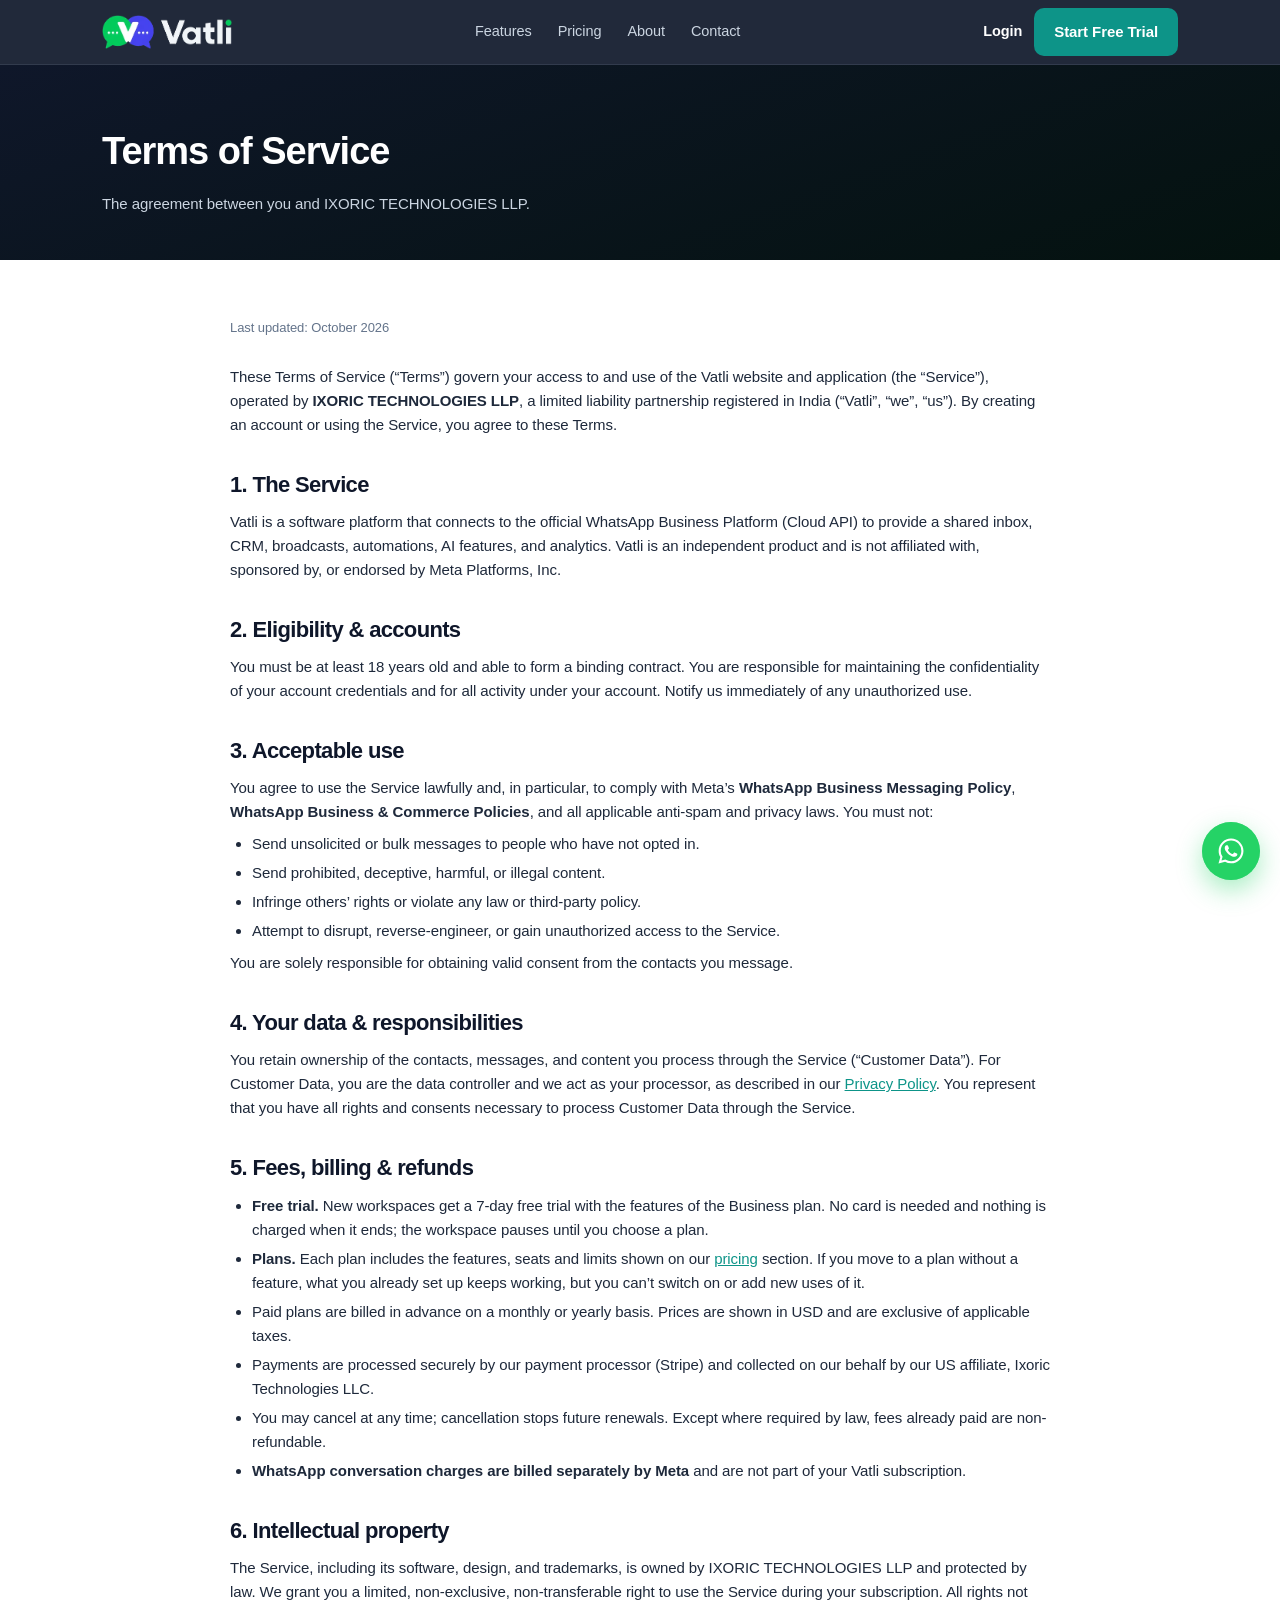
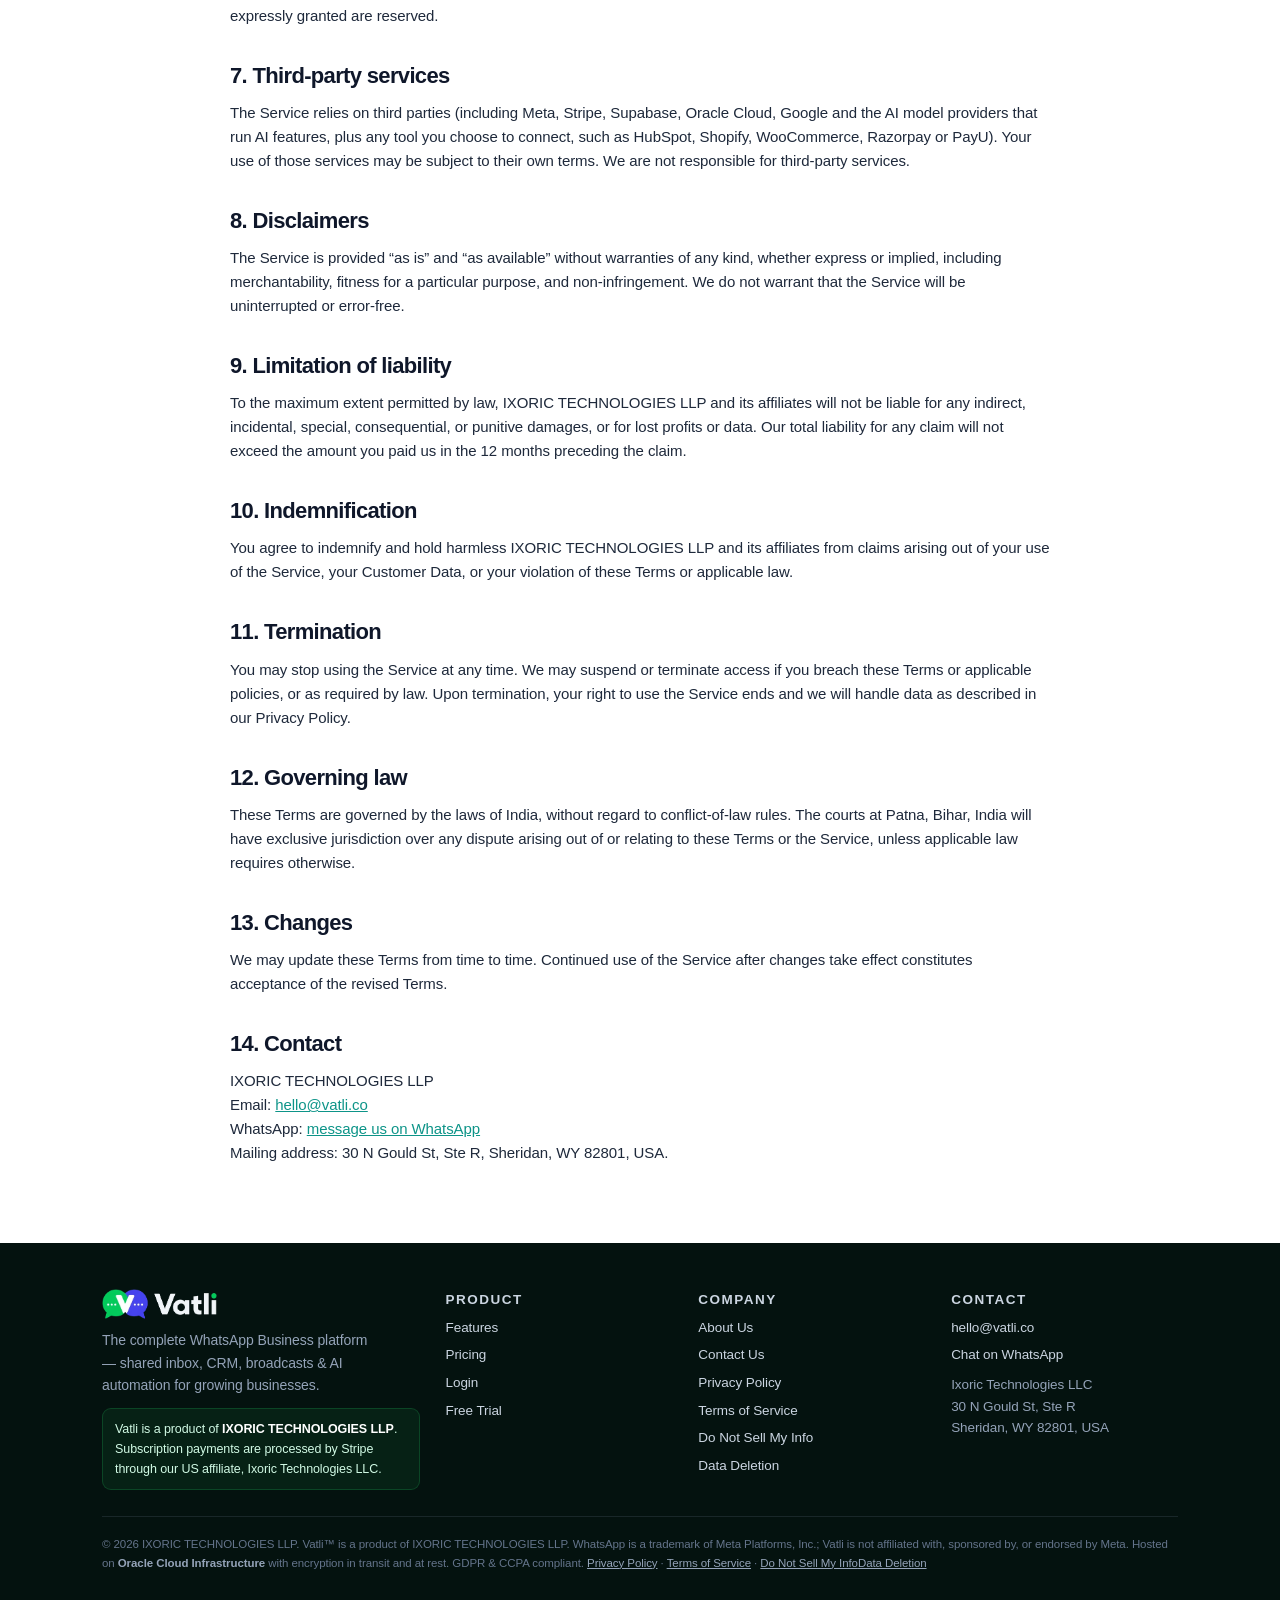
<file: terms.html>
<!doctype html>
<html lang="en">
<head>
<!-- Google Tag Manager -->
<script>(function(w,d,s,l,i){w[l]=w[l]||[];w[l].push({'gtm.start':
new Date().getTime(),event:'gtm.js'});var f=d.getElementsByTagName(s)[0],
j=d.createElement(s),dl=l!='dataLayer'?'&l='+l:'';j.async=true;j.src=
'https://www.googletagmanager.com/gtm.js?id='+i+dl;f.parentNode.insertBefore(j,f);
})(window,document,'script','dataLayer','GTM-PTBQS5KN');</script>
<!-- End Google Tag Manager -->
<!-- Google tag (gtag.js) -->
<script async src="https://www.googletagmanager.com/gtag/js?id=G-EGZYMDLLQK"></script>
<script>
  window.dataLayer = window.dataLayer || [];
  function gtag(){dataLayer.push(arguments);}
  gtag('js', new Date());

  gtag('config', 'G-EGZYMDLLQK');
</script>
<meta charset="utf-8">
<meta name="viewport" content="width=device-width, initial-scale=1">
<title>Terms of Service — Vatli</title>
<link rel="icon" type="image/png" href="/favicon.png">
<link rel="apple-touch-icon" href="/apple-touch-icon.png">

<meta name="description" content="Vatli Terms of Service, operated by IXORIC TECHNOLOGIES LLP.">
<link rel="stylesheet" href="/styles.css?v=20261022">
</head>
<body>
<!-- Google Tag Manager (noscript) -->
<noscript><iframe src="https://www.googletagmanager.com/ns.html?id=GTM-PTBQS5KN"
height="0" width="0" style="display:none;visibility:hidden"></iframe></noscript>
<!-- End Google Tag Manager (noscript) -->

<header>
  <div class="wrap nav">
    <a class="brand" href="/"><img src="/logo-light.webp" alt="Vatli" class="logo-img" width="337" height="88"></a>
    <nav class="links"><a href="/#features">Features</a><a href="/#pricing">Pricing</a><a href="/about">About</a><a href="/contact">Contact</a></nav>
    <div class="act"><a class="login" href="https://app.vatli.co/login">Login</a><a class="btn btn-primary" href="https://app.vatli.co/login">Start Free Trial</a></div>
  </div>
</header>

<div class="pagehead"><div class="wrap"><h1>Terms of Service</h1><p>The agreement between you and IXORIC TECHNOLOGIES LLP.</p></div></div>

<div class="wrap legal">
  <p class="upd">Last updated: October 2026</p>
  <p>These Terms of Service (“Terms”) govern your access to and use of the Vatli website and application (the “Service”), operated by <b>IXORIC TECHNOLOGIES LLP</b>, a limited liability partnership registered in India (“Vatli”, “we”, “us”). By creating an account or using the Service, you agree to these Terms.</p>

  <h2>1. The Service</h2>
  <p>Vatli is a software platform that connects to the official WhatsApp Business Platform (Cloud API) to provide a shared inbox, CRM, broadcasts, automations, AI features, and analytics. Vatli is an independent product and is not affiliated with, sponsored by, or endorsed by Meta Platforms, Inc.</p>

  <h2>2. Eligibility &amp; accounts</h2>
  <p>You must be at least 18 years old and able to form a binding contract. You are responsible for maintaining the confidentiality of your account credentials and for all activity under your account. Notify us immediately of any unauthorized use.</p>

  <h2>3. Acceptable use</h2>
  <p>You agree to use the Service lawfully and, in particular, to comply with Meta’s <b>WhatsApp Business Messaging Policy</b>, <b>WhatsApp Business &amp; Commerce Policies</b>, and all applicable anti-spam and privacy laws. You must not:</p>
  <ul>
    <li>Send unsolicited or bulk messages to people who have not opted in.</li>
    <li>Send prohibited, deceptive, harmful, or illegal content.</li>
    <li>Infringe others’ rights or violate any law or third-party policy.</li>
    <li>Attempt to disrupt, reverse-engineer, or gain unauthorized access to the Service.</li>
  </ul>
  <p>You are solely responsible for obtaining valid consent from the contacts you message.</p>

  <h2>4. Your data &amp; responsibilities</h2>
  <p>You retain ownership of the contacts, messages, and content you process through the Service (“Customer Data”). For Customer Data, you are the data controller and we act as your processor, as described in our <a href="/privacy">Privacy Policy</a>. You represent that you have all rights and consents necessary to process Customer Data through the Service.</p>

  <h2>5. Fees, billing &amp; refunds</h2>
  <ul>
    <li><b>Free trial.</b> New workspaces get a 7-day free trial with the features of the Business plan. No card is needed and nothing is charged when it ends; the workspace pauses until you choose a plan.</li>
    <li><b>Plans.</b> Each plan includes the features, seats and limits shown on our <a href="/#pricing">pricing</a> section. If you move to a plan without a feature, what you already set up keeps working, but you can’t switch on or add new uses of it.</li>
    <li>Paid plans are billed in advance on a monthly or yearly basis. Prices are shown in USD and are exclusive of applicable taxes.</li>
    <li>Payments are processed securely by our payment processor (Stripe) and collected on our behalf by our US affiliate, Ixoric Technologies LLC.</li>
    <li>You may cancel at any time; cancellation stops future renewals. Except where required by law, fees already paid are non-refundable.</li>
    <li><b>WhatsApp conversation charges are billed separately by Meta</b> and are not part of your Vatli subscription.</li>
  </ul>

  <h2>6. Intellectual property</h2>
  <p>The Service, including its software, design, and trademarks, is owned by IXORIC TECHNOLOGIES LLP and protected by law. We grant you a limited, non-exclusive, non-transferable right to use the Service during your subscription. All rights not expressly granted are reserved.</p>

  <h2>7. Third-party services</h2>
  <p>The Service relies on third parties (including Meta, Stripe, Supabase, Oracle Cloud, Google and the AI model providers that run AI features, plus any tool you choose to connect, such as HubSpot, Shopify, WooCommerce, Razorpay or PayU). Your use of those services may be subject to their own terms. We are not responsible for third-party services.</p>

  <h2>8. Disclaimers</h2>
  <p>The Service is provided “as is” and “as available” without warranties of any kind, whether express or implied, including merchantability, fitness for a particular purpose, and non-infringement. We do not warrant that the Service will be uninterrupted or error-free.</p>

  <h2>9. Limitation of liability</h2>
  <p>To the maximum extent permitted by law, IXORIC TECHNOLOGIES LLP and its affiliates will not be liable for any indirect, incidental, special, consequential, or punitive damages, or for lost profits or data. Our total liability for any claim will not exceed the amount you paid us in the 12 months preceding the claim.</p>

  <h2>10. Indemnification</h2>
  <p>You agree to indemnify and hold harmless IXORIC TECHNOLOGIES LLP and its affiliates from claims arising out of your use of the Service, your Customer Data, or your violation of these Terms or applicable law.</p>

  <h2>11. Termination</h2>
  <p>You may stop using the Service at any time. We may suspend or terminate access if you breach these Terms or applicable policies, or as required by law. Upon termination, your right to use the Service ends and we will handle data as described in our Privacy Policy.</p>

  <h2>12. Governing law</h2>
  <p>These Terms are governed by the laws of India, without regard to conflict-of-law rules. The courts at Patna, Bihar, India will have exclusive jurisdiction over any dispute arising out of or relating to these Terms or the Service, unless applicable law requires otherwise.</p>

  <h2>13. Changes</h2>
  <p>We may update these Terms from time to time. Continued use of the Service after changes take effect constitutes acceptance of the revised Terms.</p>

  <h2>14. Contact</h2>
  <p>IXORIC TECHNOLOGIES LLP<br>Email: <a href="mailto:hello@vatli.co">hello@vatli.co</a><br>WhatsApp: <a href="https://wa.me/919508076440">message us on WhatsApp</a><br>Mailing address: 30 N Gould St, Ste R, Sheridan, WY 82801, USA.</p>
</div>

<footer>
  <div class="wrap">
    <div class="frow">
      <div>
        <div class="brand"><img src="/logo-light.webp" alt="Vatli" class="logo-img" width="337" height="88"></div>
        <p class="about">The complete WhatsApp Business platform — shared inbox, CRM, broadcasts &amp; AI automation for growing businesses.</p>
        <div class="parent">Vatli is a product of <b style="color:#fff">IXORIC TECHNOLOGIES LLP</b>. Subscription payments are processed by Stripe through our US affiliate, Ixoric Technologies LLC.</div>
      </div>
      <div class="col"><div class="flabel">Product</div><a href="/#features">Features</a><a href="/#pricing">Pricing</a><a href="https://app.vatli.co/login">Login</a><a href="https://app.vatli.co/login">Free Trial</a></div>
      <div class="col"><div class="flabel">Company</div><a href="/about">About Us</a><a href="/contact">Contact Us</a><a href="/privacy">Privacy Policy</a><a href="/terms">Terms of Service</a><a href="/do-not-sell">Do Not Sell My Info</a><a href="/data-deletion">Data Deletion</a></div>
      <div class="col"><div class="flabel">Contact</div><a href="mailto:hello@vatli.co">hello@vatli.co</a><a href="https://wa.me/919508076440">Chat on WhatsApp</a><div style="margin-top:8px;color:#94a3b8">Ixoric Technologies LLC<br>30 N Gould St, Ste R<br>Sheridan, WY 82801, USA</div></div>
    </div>
    <div class="disc">© 2026 IXORIC TECHNOLOGIES LLP. Vatli™ is a product of IXORIC TECHNOLOGIES LLP. WhatsApp is a trademark of Meta Platforms, Inc.; Vatli is not affiliated with, sponsored by, or endorsed by Meta. Hosted on <b style="color:#94a3b8">Oracle Cloud Infrastructure</b> with encryption in transit and at rest. GDPR &amp; CCPA compliant. <a href="/privacy">Privacy Policy</a> · <a href="/terms">Terms of Service</a> · <a href="/do-not-sell">Do Not Sell My Info</a><a href="/data-deletion">Data Deletion</a></div>
  </div>
</footer>

<script src="/site.js?v=20261022" defer></script>
</body>
</html>
</file>
<file: styles.css>
:root{
  --navy:#0f172a; --navy2:#020617; --teal:#0d9488; --teal-d:#0b7c72; --teal-l:#5eead4;
  --wa:#25D366; --ink:#1e293b; --muted:#64748b; --line:#e2e8f0; --bg:#f8fafc;
}
*{box-sizing:border-box;margin:0;padding:0}
html{scroll-behavior:smooth}
body{font-family:-apple-system,"Segoe UI",Roboto,Helvetica,Arial,sans-serif;color:var(--ink);line-height:1.6;background:#fff;-webkit-font-smoothing:antialiased}
a{text-decoration:none;color:inherit}
img{max-width:100%}
.wrap{max-width:1120px;margin:0 auto;padding:0 22px}

/* buttons */
.btn{display:inline-flex;align-items:center;gap:8px;border-radius:10px;padding:12px 20px;font-weight:700;font-size:15px;transition:.15s;cursor:pointer;border:0}
.btn-primary{background:var(--teal);color:#fff}
.btn-primary:hover{background:var(--teal-d)}
.btn-ghost{background:transparent;color:#fff;border:1px solid rgba(255,255,255,.25)}
.btn-ghost:hover{background:rgba(255,255,255,.08)}
.btn-dark{background:var(--navy);color:#fff}
.btn-lg{padding:15px 26px;font-size:16px}

/* header */
header{position:sticky;top:0;z-index:50;background:rgba(15,23,42,.92);backdrop-filter:blur(8px);border-bottom:1px solid rgba(148,163,184,.15)}
.nav{display:flex;align-items:center;justify-content:space-between;height:64px}
.brand{display:flex;align-items:center;color:#fff}
/* Logo file has a solid white background (not transparent) — the
   header/footer are dark, so the logo sits on a small white rounded
   card rather than directly on the dark background. */
.brand .logo-badge{background:#fff;border-radius:10px;padding:6px 12px;display:inline-flex;align-items:center;line-height:0}
.brand .logo-img{height:34px;width:auto;display:block}
.nav .links{display:flex;align-items:center;gap:26px}
.nav .links a{color:#cbd5e1;font-size:14.5px;font-weight:500}
.nav .links a:hover{color:#fff}
.nav .act{display:flex;align-items:center;gap:12px}
.nav .login{color:#fff;font-weight:600;font-size:14.5px}
@media(max-width:840px){.nav .links{display:none}}

/* hero */
.hero{background:linear-gradient(165deg,var(--navy) 0%,var(--navy2) 55%,#04120f 100%);color:#fff;padding:74px 0 82px}
.hero .ey{color:var(--teal-l);font-weight:700;letter-spacing:2px;font-size:12px;text-transform:uppercase}
.hero h1{font-size:52px;line-height:1.05;font-weight:800;letter-spacing:-1.8px;margin-top:14px;max-width:760px}
.hero h1 .g{color:var(--teal-l)}
.hero p.sub{font-size:18px;color:#cbd5e1;margin-top:18px;max-width:620px}
.hero .cta{margin-top:30px;display:flex;gap:14px;flex-wrap:wrap}
.hero .trust{margin-top:22px;color:#94a3b8;font-size:13.5px}
.hero .pills{margin-top:34px;display:flex;gap:9px;flex-wrap:wrap}
.hero .pill{border:1px solid rgba(94,234,212,.3);color:var(--teal-l);border-radius:999px;padding:7px 15px;font-size:13px;font-weight:600}
@media(max-width:720px){.hero h1{font-size:36px;letter-spacing:-1px}.hero p.sub{font-size:16px}}

/* sections */
section.pad{padding:74px 0}
.center{text-align:center}
.eyebrow{color:var(--teal);font-weight:800;letter-spacing:2px;font-size:12px;text-transform:uppercase}
h2{font-size:36px;font-weight:800;letter-spacing:-.8px;color:var(--navy);margin-top:8px}
.lead{color:var(--muted);font-size:17px;max-width:640px;margin:12px auto 0}
@media(max-width:720px){h2{font-size:27px}}

.fgrid{display:grid;grid-template-columns:repeat(3,1fr);gap:16px;margin-top:44px}
@media(max-width:900px){.fgrid{grid-template-columns:repeat(2,1fr)}}
@media(max-width:560px){.fgrid{grid-template-columns:1fr}}
.fcard{border:1px solid var(--line);border-radius:14px;padding:22px;background:#fff;transition:.15s}
.fcard:hover{box-shadow:0 12px 30px rgba(2,6,23,.08);transform:translateY(-2px)}
.fcard .ic{width:42px;height:42px;border-radius:11px;background:rgba(13,148,136,.1);display:flex;align-items:center;justify-content:center;font-size:20px;margin-bottom:13px}
.fcard h3{font-size:17px;color:var(--navy);font-weight:700}
.fcard p{font-size:14px;color:var(--muted);margin-top:5px}

/* dashboard mockup */
.showband{background:var(--bg);border-top:1px solid var(--line);border-bottom:1px solid var(--line)}
.frame{border-radius:14px;overflow:hidden;box-shadow:0 30px 70px rgba(2,6,23,.18);border:1px solid var(--line);margin-top:40px;background:#fff}
.frame .bar{background:var(--navy);height:38px;display:flex;align-items:center;gap:7px;padding:0 15px}
.frame .bar i{width:10px;height:10px;border-radius:50%;display:block}
.frame .bar .u{background:#1e293b;color:#94a3b8;font-size:11px;border-radius:7px;padding:4px 16px;margin-left:12px}
.shot{display:flex;background:var(--bg);min-height:300px}
.sb{width:150px;background:var(--navy);padding:16px 12px;color:#94a3b8}
.sb .lg{color:#fff;font-weight:800;font-size:15px;margin-bottom:14px}
.sb .gl{font-size:9px;text-transform:uppercase;letter-spacing:.5px;color:#64748b;margin:12px 0 5px}
.sb .ni{font-size:12px;padding:6px 9px;border-radius:7px;margin-bottom:3px}
.sb .ni.on{background:rgba(13,148,136,.25);color:var(--teal-l)}
.main{flex:1;padding:18px}
.mrow{display:grid;grid-template-columns:repeat(4,1fr);gap:11px;margin-bottom:13px}
.mc{background:#fff;border:1px solid var(--line);border-radius:11px;padding:13px}
.mc .k{font-size:11px;color:var(--muted)}
.mc .v{font-size:26px;font-weight:800;color:var(--navy);letter-spacing:-1px}
.mc .up{font-size:11px;color:var(--teal);font-weight:700}
.chk{background:#f0fdfa;border:1px solid #99f6e4;border-radius:11px;padding:14px}
.chk .t{font-size:13px;font-weight:800;color:var(--navy);margin-bottom:8px}
.chk .li{font-size:12.5px;color:var(--ink);padding:3px 0 3px 20px;position:relative}
.chk .li:before{content:"✓";position:absolute;left:0;color:var(--teal);font-weight:800}
.chk .li.o{color:var(--muted)} .chk .li.o:before{content:"○";color:#cbd5e1}
.bars{display:flex;align-items:flex-end;gap:7px;height:74px;margin-top:13px;padding:11px;background:#fff;border:1px solid var(--line);border-radius:11px}
.bars i{flex:1;background:linear-gradient(var(--teal),var(--teal-l));border-radius:3px 3px 0 0;display:block}
@media(max-width:640px){.sb{display:none}.mrow{grid-template-columns:repeat(2,1fr)}.mc .v{font-size:22px}}

/* pricing */
.pgrid{display:grid;grid-template-columns:repeat(4,1fr);gap:14px;margin-top:44px}
@media(max-width:900px){.pgrid{grid-template-columns:repeat(2,1fr)}}
@media(max-width:520px){.pgrid{grid-template-columns:1fr}}
.plan{border:1px solid var(--line);border-radius:16px;padding:24px;background:#fff;position:relative;display:flex;flex-direction:column}
.plan.pop{border:2px solid var(--teal);box-shadow:0 16px 40px rgba(13,148,136,.14)}
.plan .bdg{position:absolute;top:-12px;left:24px;background:var(--teal);color:#fff;font-size:11px;font-weight:800;letter-spacing:.5px;padding:5px 12px;border-radius:999px;text-transform:uppercase}
.plan h3{font-size:19px;color:var(--navy)}
.plan .d{font-size:12.5px;color:var(--muted);margin:3px 0 12px;min-height:36px}
.plan .amt{font-size:34px;font-weight:800;color:var(--navy);letter-spacing:-1.5px}
.plan .amt small{font-size:14px;color:var(--muted);font-weight:600}
.plan .yr{font-size:12.5px;color:var(--teal);font-weight:700;margin-top:4px}
.plan ul{flex:1;list-style:none;margin:15px 0;border-top:1px solid var(--line);padding-top:13px}
.plan li{font-size:13.5px;padding:4px 0 4px 20px;position:relative;color:var(--ink)}
.plan li:before{content:"✓";position:absolute;left:0;color:var(--teal);font-weight:800}
.plan li.off{color:#cbd5e1} .plan li.off:before{content:"—";color:#cbd5e1}
.plan li.hd{padding-left:0;font-weight:700}.plan li.hd:before{content:none}
.plan .btn{width:100%;justify-content:center;margin-top:6px}

/* final cta */
.final{background:linear-gradient(160deg,var(--navy),#04120f);color:#fff;text-align:center}
.final h2{color:#fff;font-size:40px}
.final p{color:#cbd5e1;font-size:17px;margin:14px auto 0;max-width:560px}
.final .cta{margin-top:28px;display:flex;gap:14px;justify-content:center;flex-wrap:wrap}

/* footer */
footer{background:#04120f;color:#94a3b8;padding:46px 0 30px;font-size:14px}
.frow{display:grid;grid-template-columns:1.4fr 1fr 1fr 1fr;gap:26px}
@media(max-width:820px){.frow{grid-template-columns:1fr 1fr}}
@media(max-width:520px){.frow{grid-template-columns:1fr}}
footer .brand .logo-img{height:30px}
footer p.about{margin-top:10px;max-width:280px;color:#94a3b8}
.flabel{font-size:11px;letter-spacing:1.5px;text-transform:uppercase;color:var(--teal-l);font-weight:700;margin-bottom:8px}
footer .col a,footer .col div{display:block;color:#cbd5e1;margin-bottom:6px;font-size:13.5px}
footer .col a:hover{color:#fff}
.parent{margin-top:12px;padding:10px 12px;background:rgba(37,211,102,.08);border:1px solid rgba(37,211,102,.2);border-radius:9px;font-size:12.5px;color:#d1fae5}
.disc{margin-top:26px;font-size:11.5px;color:#64748b;line-height:1.6;border-top:1px solid rgba(148,163,184,.15);padding-top:18px}
.disc a{color:#94a3b8;text-decoration:underline}

/* legal / document pages */
.pagehead{background:linear-gradient(160deg,var(--navy),#04120f);color:#fff;padding:56px 0 44px}
.pagehead h1{font-size:38px;font-weight:800;letter-spacing:-1px}
.pagehead p{color:#cbd5e1;margin-top:10px;font-size:15px}
.legal{padding:50px 0 70px;max-width:820px}
.legal .upd{color:var(--muted);font-size:13px;margin-bottom:26px}
.legal h2{font-size:22px;margin:30px 0 8px;color:var(--navy)}
.legal h3{font-size:16px;margin:20px 0 6px;color:var(--navy)}
.legal p{font-size:15px;color:var(--ink);margin:8px 0}
.legal ul{margin:8px 0 8px 22px}
.legal li{font-size:15px;color:var(--ink);margin:5px 0}
.legal a{color:var(--teal);text-decoration:underline}
.callout{background:var(--bg);border:1px solid var(--line);border-left:3px solid var(--teal);border-radius:10px;padding:14px 16px;margin:16px 0;font-size:14px;color:var(--ink)}

/* contact */
.cgrid{display:grid;grid-template-columns:1fr 1fr;gap:20px;margin-top:30px}
@media(max-width:720px){.cgrid{grid-template-columns:1fr}}
.ccard{border:1px solid var(--line);border-radius:14px;padding:24px}
.ccard .ic{font-size:24px}
.ccard h3{font-size:17px;color:var(--navy);margin:8px 0 4px}
.ccard p,.ccard a{font-size:15px;color:var(--muted)}
.ccard a{color:var(--teal);text-decoration:none;font-weight:600}

/* ===== enhanced landing sections ===== */
.stats{display:grid;grid-template-columns:repeat(4,1fr);gap:16px;margin-top:8px}
@media(max-width:700px){.stats{grid-template-columns:repeat(2,1fr)}}
.stat{text-align:center;padding:10px}
.stat .n{font-size:34px;font-weight:800;color:var(--teal-l);letter-spacing:-1px}
.stat .l{font-size:13px;color:#cbd5e1;margin-top:2px}

.why{display:grid;grid-template-columns:repeat(3,1fr);gap:16px;margin-top:44px}
@media(max-width:900px){.why{grid-template-columns:repeat(2,1fr)}}
@media(max-width:560px){.why{grid-template-columns:1fr}}
.wcard{border:1px solid var(--line);border-radius:14px;padding:22px;background:#fff;border-top:3px solid var(--teal)}
.wcard .ic{font-size:24px}
.wcard h3{font-size:16px;color:var(--navy);margin:8px 0 4px;font-weight:700}
.wcard p{font-size:13.5px;color:var(--muted)}

.deep{display:grid;grid-template-columns:1fr 1fr;gap:44px;align-items:center;margin-top:46px}
.deep.rev .vis{order:-1}
@media(max-width:820px){.deep{grid-template-columns:1fr;gap:22px}.deep.rev .vis{order:0}}
.deep .kick{color:var(--teal);font-weight:800;font-size:12px;letter-spacing:1.5px;text-transform:uppercase}
.deep h3{font-size:26px;color:var(--navy);font-weight:800;letter-spacing:-.6px;margin-top:6px}
.deep p{font-size:15px;color:var(--muted);margin-top:10px}
.deep ul{list-style:none;margin-top:14px}
.deep li{font-size:14.5px;padding:5px 0 5px 24px;position:relative;color:var(--ink)}
.deep li:before{content:"✓";position:absolute;left:0;color:var(--teal);font-weight:800}
.deep .vis{background:linear-gradient(160deg,#f0fdfa,#eef2ff);border:1px solid var(--line);border-radius:16px;min-height:210px;display:flex;align-items:center;justify-content:center;font-size:66px}

.ind{display:grid;grid-template-columns:repeat(4,1fr);gap:14px;margin-top:40px}
@media(max-width:820px){.ind{grid-template-columns:repeat(3,1fr)}}
@media(max-width:520px){.ind{grid-template-columns:repeat(2,1fr)}}
.icard{border:1px solid var(--line);border-radius:12px;padding:18px 12px;text-align:center;background:#fff}
.icard .e{font-size:26px}
.icard div{font-size:13.5px;font-weight:600;color:var(--navy);margin-top:7px}

.faq{max-width:820px;margin:40px auto 0}
.qa{border-bottom:1px solid var(--line);padding:18px 2px}
.qa h4{font-size:16px;color:var(--navy);font-weight:700}
.qa p{font-size:14.5px;color:var(--muted);margin-top:6px}

/* ===================================================================
   Mobile navigation
   The nav links were simply hidden below 840px with no replacement,
   so on a phone there was no way to reach Features / Pricing / FAQ.
   The toggle button and the panel's markup are injected by site.js.
   =================================================================== */
.navtoggle{display:none;background:transparent;border:1px solid rgba(148,163,184,.35);border-radius:9px;width:38px;height:38px;cursor:pointer;align-items:center;justify-content:center;flex-direction:column;gap:4px;padding:0}
.navtoggle i{display:block;width:16px;height:2px;background:#fff;border-radius:2px;transition:.2s}
.navtoggle[aria-expanded="true"] i:nth-child(1){transform:translateY(6px) rotate(45deg)}
.navtoggle[aria-expanded="true"] i:nth-child(2){opacity:0}
.navtoggle[aria-expanded="true"] i:nth-child(3){transform:translateY(-6px) rotate(-45deg)}
.mobnav{display:none;background:rgba(15,23,42,.98);border-top:1px solid rgba(148,163,184,.15);padding:10px 22px 18px}
.mobnav.open{display:block}
.mobnav a{display:block;color:#cbd5e1;font-size:15px;font-weight:500;padding:11px 0;border-bottom:1px solid rgba(148,163,184,.12)}
.mobnav a:last-of-type{border-bottom:0}
/* `.mobnav a{display:block}` above would otherwise beat .btn's
   inline-flex, leaving the CTA label left-aligned. */
.mobnav a.btn{display:flex;width:100%;justify-content:center;margin-top:12px;border-bottom:0}
@media(max-width:840px){
  .navtoggle{display:flex}
  /* Phones: the trial button stays in the bar (it's the one thing the
     page asks for) and Login moves into the drawer, so the bar stays
     logo + button + burger on a 375px screen. */
  .nav .act .login{display:none}
  .nav .act .btn{padding:8px 13px;font-size:13.5px}
}
@media(min-width:841px){.mobnav{display:none!important}}

/* ===================================================================
   Floating WhatsApp chat widget
   Injected by site.js on every page. Opens a real WhatsApp thread —
   there is no server behind it, so it stays useful even if anything
   else on the page fails.
   =================================================================== */
.wa-w{position:fixed;right:20px;bottom:20px;z-index:80;display:flex;flex-direction:column;align-items:flex-end;gap:12px;font-family:inherit}

.wa-fab{position:relative;width:58px;height:58px;border-radius:50%;border:0;cursor:pointer;background:var(--wa);color:#fff;display:flex;align-items:center;justify-content:center;box-shadow:0 10px 26px rgba(37,211,102,.4);transition:transform .18s,box-shadow .18s}
.wa-fab:hover{transform:scale(1.06);box-shadow:0 14px 32px rgba(37,211,102,.5)}
.wa-fab svg{width:30px;height:30px;fill:#fff}
/* One soft ring, drawing the eye without the strobing "notification"
   feel that dropping a red badge on it would give. */
.wa-fab:before{content:"";position:absolute;inset:0;border-radius:50%;background:var(--wa);opacity:.55;animation:wa-ring 2.6s ease-out infinite;z-index:-1}
@keyframes wa-ring{0%{transform:scale(1);opacity:.5}70%{transform:scale(1.55);opacity:0}100%{opacity:0}}
@media(prefers-reduced-motion:reduce){.wa-fab:before{animation:none}.wa-fab:hover{transform:none}}

.wa-panel{width:326px;max-width:calc(100vw - 40px);background:#fff;border-radius:18px;overflow:hidden;box-shadow:0 24px 60px rgba(2,6,23,.26);border:1px solid var(--line);transform-origin:bottom right;animation:wa-in .18s ease-out}
.wa-panel[hidden]{display:none}
@keyframes wa-in{from{opacity:0;transform:translateY(10px) scale(.96)}to{opacity:1;transform:none}}
@media(prefers-reduced-motion:reduce){.wa-panel{animation:none}}

.wa-head{background:linear-gradient(150deg,var(--navy),#04120f);color:#fff;padding:15px 16px;display:flex;align-items:center;gap:11px}
.wa-av{width:40px;height:40px;border-radius:50%;background:var(--wa);display:flex;align-items:center;justify-content:center;flex:0 0 auto}
.wa-av svg{width:22px;height:22px;fill:#fff}
.wa-who{flex:1;min-width:0}
.wa-name{font-size:14.5px;font-weight:700;line-height:1.2}
.wa-status{font-size:11.5px;color:#a7f3d0;display:flex;align-items:center;gap:5px;margin-top:3px}
.wa-status i{width:7px;height:7px;border-radius:50%;background:#4ade80;display:block;flex:0 0 auto}
.wa-x{background:transparent;border:0;color:#94a3b8;font-size:22px;line-height:1;cursor:pointer;padding:2px 4px;border-radius:6px}
.wa-x:hover{color:#fff;background:rgba(255,255,255,.1)}

/* Faint dot grid reads as a chat backdrop without shipping an image. */
.wa-body{padding:18px 16px 16px;background:#f5f3ef;background-image:radial-gradient(rgba(2,6,23,.045) 1px,transparent 1px);background-size:14px 14px}
.wa-bubble{background:#fff;border-radius:12px;border-top-left-radius:3px;padding:12px 14px;font-size:14px;color:var(--ink);line-height:1.55;box-shadow:0 1px 2px rgba(2,6,23,.09);max-width:94%}
.wa-bubble b{color:var(--navy)}
.wa-time{font-size:10.5px;color:var(--muted);margin-top:7px;padding-left:4px}

.wa-foot{padding:13px 16px 16px;background:#fff;border-top:1px solid var(--line)}
.wa-cta{display:flex;align-items:center;justify-content:center;gap:9px;background:var(--wa);color:#fff;font-weight:700;font-size:14.5px;border-radius:11px;padding:12px 16px;transition:.15s}
.wa-cta:hover{background:#1eb855}
.wa-cta svg{width:19px;height:19px;fill:#fff}
.wa-note{text-align:center;font-size:11px;color:var(--muted);margin-top:9px}

@media(max-width:520px){.wa-w{right:14px;bottom:14px}.wa-fab{width:54px;height:54px}.wa-fab svg{width:27px;height:27px}}

/* ===================================================================
   FAQ accordion
   Progressive enhancement: without JS every answer stays visible and
   readable (and indexable). site.js adds .acc, which is what collapses
   them — so a JS failure degrades to the old always-open list rather
   than hiding the content entirely.
   =================================================================== */
.qa.acc h4{cursor:pointer;display:flex;align-items:flex-start;justify-content:space-between;gap:14px;outline-offset:3px}
.qa.acc h4:after{content:"+";flex:0 0 auto;color:var(--teal);font-size:20px;line-height:1;font-weight:700;transition:transform .2s}
.qa.acc.open h4:after{content:"–"}
.qa.acc h4:hover{color:var(--teal)}
.qa.acc p{display:none}
.qa.acc.open p{display:block}

/* ===================================================================
   DESIGN PASS
   Three things were making this read as a template rather than a
   product site: emoji standing in for icons, the default system font,
   and giant emoji used as "product visuals". This section replaces all
   three.
   =================================================================== */

/* --- typography -------------------------------------------------- */
/* Inter, the same face the app uses, so the site and the product read
   as one brand. Loaded with display=swap; the previous system stack
   stays as the fallback so text renders immediately either way. */
body{font-family:"Inter",-apple-system,"Segoe UI",Roboto,Helvetica,Arial,sans-serif;
  font-feature-settings:"cv02","cv03","cv04","cv11";letter-spacing:-.005em}
h1,h2,h3,h4,.stat .n,.plan .amt{letter-spacing:-.03em}
.hero h1{letter-spacing:-.035em}

/* --- icon system ------------------------------------------------- */
/* One <symbol> sprite per page, referenced with <use>. Stroke-based
   and inheriting currentColor, so a card's accent colour drives its
   icon without a second asset. */
.i{width:22px;height:22px;fill:none;stroke:currentColor;stroke-width:2;
  stroke-linecap:round;stroke-linejoin:round;display:block}
.i-sm{width:18px;height:18px}
.i-lg{width:26px;height:26px}

/* --- feature cards ----------------------------------------------- */
.fcard{position:relative;overflow:hidden}
.fcard .ic{width:44px;height:44px;border-radius:12px;display:flex;align-items:center;
  justify-content:center;margin-bottom:14px;transition:.18s}
.fcard:hover .ic{transform:scale(1.06)}
.fcard h3{letter-spacing:-.02em}
/* A hairline of the card's accent along the top edge, revealed on
   hover — enough colour to tell the categories apart without turning
   the grid into a paint chart. */
.fcard:after{content:"";position:absolute;inset:0 0 auto 0;height:3px;
  background:currentColor;opacity:0;transition:opacity .18s}
.fcard:hover:after{opacity:1}

/* Accent palette. Each tone sets the card's `color`, which the icon
   chip and the top hairline both inherit. */
.t-teal{color:#0d9488}   .t-teal   .ic{background:rgba(13,148,136,.11)}
.t-blue{color:#2563eb}   .t-blue   .ic{background:rgba(37,99,235,.1)}
.t-violet{color:#7c3aed} .t-violet .ic{background:rgba(124,58,237,.1)}
.t-amber{color:#d97706}  .t-amber  .ic{background:rgba(217,119,6,.12)}
.t-rose{color:#e11d48}   .t-rose   .ic{background:rgba(225,29,72,.1)}
.t-cyan{color:#0891b2}   .t-cyan   .ic{background:rgba(8,145,178,.11)}
.t-green{color:#16a34a}  .t-green  .ic{background:rgba(22,163,74,.11)}
.t-indigo{color:#4f46e5} .t-indigo .ic{background:rgba(79,70,229,.1)}

/* --- why / industries / contact cards ---------------------------- */
.wcard .ic,.icard .e,.ccard .ic{display:flex;align-items:center;justify-content:center}
.wcard .ic{width:40px;height:40px;border-radius:11px;background:rgba(13,148,136,.11);color:var(--teal);margin-bottom:10px}
.icard .e{width:42px;height:42px;border-radius:12px;background:rgba(13,148,136,.09);color:var(--teal);margin:0 auto}
.icard{transition:.18s}
.icard:hover{border-color:var(--teal);transform:translateY(-2px);box-shadow:0 10px 24px rgba(2,6,23,.07)}
.ccard .ic{width:44px;height:44px;border-radius:12px;background:rgba(13,148,136,.11);color:var(--teal);margin-bottom:4px}

/* --- deep-dive product visuals ----------------------------------- */
/* Replaces a 66px emoji in a gradient box. These are small, honest
   mock-ups of the actual screens, built in CSS — no image assets, and
   they scale crisply. */
.deep .vis{background:linear-gradient(160deg,#f8fafc,#f0fdfa);border:1px solid var(--line);
  border-radius:18px;padding:20px;min-height:230px;display:flex;flex-direction:column;
  justify-content:center;gap:10px;font-size:inherit;box-shadow:inset 0 1px 0 #fff}
.mk{background:#fff;border:1px solid var(--line);border-radius:11px;padding:12px 13px;
  box-shadow:0 2px 6px rgba(2,6,23,.05)}
.mk-h{display:flex;align-items:center;gap:8px;font-size:12.5px;font-weight:700;color:var(--navy)}
.mk-h .i{width:15px;height:15px;color:var(--teal)}
.mk-s{font-size:11px;color:var(--muted);margin-top:3px}
.mk-bar{height:7px;border-radius:99px;background:#e2e8f0;overflow:hidden;margin-top:9px}
.mk-bar i{display:block;height:100%;background:linear-gradient(90deg,var(--teal),#34d399);border-radius:99px}
.mk-row{display:flex;gap:8px;margin-top:9px}
.mk-pill{font-size:10.5px;font-weight:700;padding:3px 9px;border-radius:99px;background:rgba(13,148,136,.1);color:var(--teal)}
.mk-pill.b{background:rgba(37,99,235,.1);color:#2563eb}
.mk-pill.a{background:rgba(217,119,6,.13);color:#b45309}

/* kanban mock */
.mk-kan{display:grid;grid-template-columns:repeat(3,1fr);gap:8px}
.mk-col{background:#fff;border:1px solid var(--line);border-radius:10px;padding:9px 8px}
.mk-col .t{font-size:10px;font-weight:800;text-transform:uppercase;letter-spacing:.6px;color:var(--muted);margin-bottom:7px}
.mk-card{background:#f8fafc;border:1px solid var(--line);border-radius:7px;padding:7px 8px;margin-bottom:6px}
.mk-card .n{font-size:10.5px;font-weight:700;color:var(--navy)}
.mk-card .v{font-size:10px;color:var(--teal);font-weight:700}

/* flow chain mock */
.mk-flow{display:flex;align-items:center;gap:7px;flex-wrap:wrap}
.mk-node{background:#fff;border:1px solid var(--line);border-radius:9px;padding:7px 11px;
  font-size:11.5px;font-weight:700;color:var(--navy);display:flex;align-items:center;gap:6px;
  box-shadow:0 2px 5px rgba(2,6,23,.05)}
.mk-node .i{width:14px;height:14px}
.mk-node.on{border-color:var(--teal);color:var(--teal)}
.mk-arw{color:#cbd5e1;font-weight:700;font-size:13px}

/* chat mock */
.mk-chat{display:flex;flex-direction:column;gap:7px}
.mk-msg{max-width:82%;padding:8px 11px;border-radius:12px;font-size:11.5px;line-height:1.5}
.mk-msg.in{background:#fff;border:1px solid var(--line);border-top-left-radius:3px;color:var(--ink)}
.mk-msg.out{background:#d9fdd3;border-top-right-radius:3px;align-self:flex-end;color:#0f3d2e}
.mk-typing{font-size:10.5px;color:var(--muted);display:flex;align-items:center;gap:5px}
.mk-typing i{width:5px;height:5px;border-radius:50%;background:var(--teal);display:block;animation:mk-dot 1.2s infinite}
.mk-typing i:nth-child(2){animation-delay:.2s} .mk-typing i:nth-child(3){animation-delay:.4s}
@keyframes mk-dot{0%,60%,100%{opacity:.25}30%{opacity:1}}

/* code mock */
.mk-code{background:#0b1220;border-radius:11px;padding:13px 14px;font-family:ui-monospace,SFMono-Regular,Menlo,monospace;font-size:11px;line-height:1.75;color:#94a3b8;overflow:hidden}
.mk-code .k{color:#5eead4} .mk-code .s{color:#fca5a5} .mk-code .c{color:#475569}

@media(prefers-reduced-motion:reduce){
  .mk-typing i{animation:none;opacity:.6}
  .fcard:hover .ic,.icard:hover{transform:none}
}

/* --- header scroll state ----------------------------------------- */
/* Transparent-ish over the dark hero, solid once you scroll past it,
   so the nav never floats ambiguously over light sections. */
header{transition:background .2s,box-shadow .2s}
header.stuck{background:rgba(15,23,42,.98);box-shadow:0 6px 24px rgba(2,6,23,.28)}

/* --- scroll reveal ------------------------------------------------ */
/* Applied by site.js only — no JS means everything is simply visible,
   never a blank page. */
.rv{opacity:0;transform:translateY(14px);transition:opacity .5s ease-out,transform .5s ease-out}
.rv.in{opacity:1;transform:none}
@media(prefers-reduced-motion:reduce){.rv{opacity:1;transform:none;transition:none}}

/* --- focus visibility -------------------------------------------- */
a:focus-visible,button:focus-visible,.qa.acc h4:focus-visible{
  outline:2px solid var(--teal);outline-offset:3px;border-radius:6px}

/* ===================================================================
   Hero chat preview — what a customer sees, so the page shows the
   product instead of only describing it. Bubbles appear one by one
   (skipped under reduced motion).
   =================================================================== */
.hero-grid{display:grid;grid-template-columns:1fr;gap:40px;align-items:center}
@media(min-width:980px){.hero-grid{grid-template-columns:minmax(0,1.15fr) minmax(0,.85fr)}}
.hero-vis{position:relative;display:flex;justify-content:center}
.phone{width:300px;max-width:100%;border-radius:30px;background:#0b141a;border:8px solid #1e293b;box-shadow:0 30px 70px rgba(0,0,0,.45),0 0 0 1px rgba(94,234,212,.15);overflow:hidden}
.ph-top{display:flex;align-items:center;gap:10px;padding:12px 14px;background:#202c33}
.ph-av{width:32px;height:32px;border-radius:50%;background:var(--teal);display:flex;align-items:center;justify-content:center;font-weight:800;color:#fff;font-size:14px}
.ph-name{display:flex;flex-direction:column;color:#e9edef;font-weight:700;font-size:14px;line-height:1.15}
.ph-name small{color:#8696a0;font-weight:500;font-size:11px}
.ph-chat{padding:14px 12px 10px;display:flex;flex-direction:column;gap:8px;min-height:310px;background:#0b141a radial-gradient(circle at 20% 20%,rgba(255,255,255,.03),transparent 45%)}
.b{max-width:84%;padding:7px 10px 18px;border-radius:10px;font-size:13px;line-height:1.35;color:#e9edef;position:relative;opacity:0;transform:translateY(6px);animation:bin .35s ease-out forwards;animation-delay:var(--d,0s)}
.b.in{background:#202c33;align-self:flex-start;border-top-left-radius:3px}
.b.out{background:#005c4b;align-self:flex-end;border-top-right-radius:3px}
.b .t{position:absolute;right:8px;bottom:4px;font-size:10px;color:rgba(233,237,239,.6)}
.b.out .t{color:#53bdeb}
.ph-btns{display:flex;flex-direction:column;margin:8px -10px -12px;border-top:1px solid rgba(255,255,255,.12)}
.ph-btns span{text-align:center;color:#53bdeb;font-weight:600;font-size:12.5px;padding:7px 0}
.ph-btns span+span{border-top:1px solid rgba(255,255,255,.12)}
.ph-bar{padding:10px 12px;background:#0b141a}
.ph-bar span{display:block;background:#2a3942;border-radius:20px;padding:8px 14px;color:#8696a0;font-size:12.5px}
.ph-tag{position:absolute;display:flex;align-items:center;gap:6px;background:#fff;color:var(--navy);font-weight:700;font-size:12.5px;padding:8px 12px;border-radius:12px;box-shadow:0 14px 30px rgba(2,6,23,.3);opacity:0;animation:bin .4s ease-out forwards;animation-delay:var(--d,0s)}
.ph-tag .i{width:15px;height:15px;color:var(--teal)}
/* Floating beside the phone on wide screens; a row beneath it on
   narrower ones, where floating tags would cover the chat. */
.ph-tags{display:flex;gap:8px;justify-content:center;flex-wrap:wrap;margin-top:14px}
.ph-tags .ph-tag{position:static}
@media(min-width:980px){
  .hero-vis{flex-direction:column}
  .ph-tags{display:contents}
  .ph-tags .ph-tag{position:absolute}
  .ph-tag.t1{top:34%;left:-6px}
  .ph-tag.t2{bottom:14%;right:-6px}
}
.hero-vis{flex-direction:column;align-items:center}
/* Phones: the chat comes right after the buttons, before the numbers. */
@media(max-width:979px){
  .hero-copy{display:contents}
  .hero-grid{gap:0}
  .hero-grid > .hero-copy > *{order:0}
  .hero-vis{order:1;margin-top:34px}
  .hero-copy .stats{order:2}
}
@keyframes bin{to{opacity:1;transform:none}}
@media(prefers-reduced-motion:reduce){.b,.ph-tag{animation:none;opacity:1;transform:none}}

/* Phones: two features per row, shorter cards — 18 full-width cards
   made the list about 3,000px long. */
@media(max-width:560px){
  .fgrid{grid-template-columns:repeat(2,1fr);gap:10px}
  .fcard{padding:14px}
  .fcard .ic{width:34px;height:34px;margin-bottom:9px}
  .fcard h3{font-size:14.5px;line-height:1.25}
  .fcard p{font-size:12.5px;line-height:1.45;display:-webkit-box;-webkit-line-clamp:4;-webkit-box-orient:vertical;overflow:hidden}
}
/* Hero numbers sit beside the phone on wide screens: size to content so
   "1 number" never breaks across two lines. */
@media(min-width:980px){.hero-copy .stats{grid-template-columns:repeat(4,auto);justify-content:start;column-gap:34px}.hero-copy .stat .n{white-space:nowrap}}

/* ===================================================================
   Pricing: monthly / yearly switch, popular plan first on phones,
   reassurance under the plans.
   =================================================================== */
.bill{display:inline-flex;gap:4px;margin-top:22px;padding:4px;border:1px solid var(--line);border-radius:999px;background:#fff}
.bill button{border:0;background:transparent;border-radius:999px;padding:9px 16px;font:inherit;font-size:14px;font-weight:600;color:var(--muted);cursor:pointer;display:inline-flex;align-items:center;gap:8px;min-height:40px}
.bill button[aria-checked="true"]{background:var(--navy);color:#fff}
.bill .save{font-size:11.5px;font-weight:700;color:var(--teal);background:rgba(13,148,136,.12);border-radius:999px;padding:2px 8px}
.bill button[aria-checked="true"] .save{color:#5eead4;background:rgba(94,234,212,.15)}
.bill button:focus-visible{outline:2px solid var(--teal);outline-offset:2px}
.plan .amt{transition:opacity .15s}
@media(max-width:520px){.pgrid .plan.pop{order:-1}}
.assure{list-style:none;display:flex;flex-wrap:wrap;justify-content:center;gap:10px 22px;margin:28px auto 0;padding:0;max-width:880px}
.assure li{display:flex;align-items:center;gap:7px;color:var(--navy);font-size:14px;font-weight:600}
.assure .i{width:18px;height:18px;color:var(--teal);stroke-width:2.5}

/* ===================================================================
   About page
   =================================================================== */
.ab-hero{background:linear-gradient(165deg,var(--navy) 0%,var(--navy2) 55%,#04120f 100%);color:#fff;padding:64px 0 70px}
.ab-hero .ey{color:var(--teal-l);font-weight:700;letter-spacing:2px;font-size:12px;text-transform:uppercase}
.ab-hero h1{font-size:44px;line-height:1.1;font-weight:800;letter-spacing:-1.4px;margin-top:14px;max-width:820px;text-wrap:balance}
.ab-hero h1 .g{color:var(--teal-l)}
.ab-hero .sub{font-size:17px;color:#cbd5e1;margin-top:18px;max-width:640px}
.ab-facts{display:flex;flex-wrap:wrap;gap:10px;margin-top:28px}
.ab-facts span{display:inline-flex;align-items:center;gap:7px;border:1px solid rgba(94,234,212,.28);color:#e2e8f0;border-radius:999px;padding:7px 14px;font-size:13.5px;font-weight:600}
.ab-facts .i{color:var(--teal-l)}
.ab-story{display:grid;grid-template-columns:1fr 1fr;gap:48px;align-items:center}
.ab-story p{color:var(--ink);font-size:16px;margin-top:14px}
.ab-compare{display:grid;grid-template-columns:1fr 1fr;gap:12px}
.ab-col{border-radius:14px;padding:20px;border:1px solid var(--line)}
.ab-col ul{list-style:none;margin-top:12px;display:grid;gap:10px}
.ab-col li{font-size:14.5px;display:flex;gap:8px;align-items:flex-start;line-height:1.4}
.ab-col.before{background:var(--bg);color:var(--muted)}
.ab-col.before li{text-decoration:line-through;text-decoration-color:rgba(100,116,139,.5)}
.ab-col.after{background:rgba(13,148,136,.06);border-color:rgba(13,148,136,.35);color:var(--navy);font-weight:600}
.ab-col.after .i{color:var(--teal);flex:none;margin-top:1px}
.ab-tag{font-size:12px;font-weight:800;letter-spacing:1px;text-transform:uppercase}
.ab-col.after .ab-tag{color:var(--teal)}
.ab-soft{background:var(--bg)}
.ab-chips{display:flex;flex-wrap:wrap;justify-content:center;gap:10px;margin:34px auto 0;max-width:860px}
.ab-chips span{display:inline-flex;align-items:center;gap:8px;background:#fff;border:1px solid var(--line);border-radius:999px;padding:9px 16px;font-size:14.5px;font-weight:600;color:var(--navy)}
.ab-chips .i{color:var(--teal)}
.ab-more{display:inline-block;margin-top:24px;color:var(--teal);font-weight:700;font-size:15px}
.ab-more:hover{text-decoration:underline}
.ab-grid4{grid-template-columns:repeat(4,1fr);text-align:left}
@media(max-width:900px){.ab-grid4{grid-template-columns:repeat(2,1fr)}}
.ab-two{display:grid;grid-template-columns:1fr 1fr;gap:20px}
.ab-panel{background:#fff;border:1px solid var(--line);border-radius:16px;padding:28px}
.ab-panel h2{font-size:26px}
.ab-panel p{margin-top:12px;font-size:15px}
.ab-list{list-style:none;margin-top:16px;display:grid;gap:12px}
.ab-list li{display:flex;gap:10px;font-size:15px;line-height:1.5}
.ab-list .i{color:var(--teal);flex:none;margin-top:2px}
.ab-dl{margin-top:18px;display:grid;gap:0;border-top:1px solid var(--line)}
.ab-dl div{display:grid;grid-template-columns:120px 1fr;gap:12px;padding:11px 0;border-bottom:1px solid var(--line);font-size:14.5px}
.ab-dl dt{color:var(--muted)}
.ab-dl dd{color:var(--navy);font-weight:600}
.ab-dl a{color:var(--teal)}
@media(max-width:860px){.ab-story,.ab-two{grid-template-columns:1fr;gap:28px}}
@media(max-width:560px){
  .ab-hero{padding:44px 0 50px}
  .ab-hero h1{font-size:31px;letter-spacing:-.8px}
  .ab-hero .sub{font-size:15.5px}
  .ab-compare{grid-template-columns:1fr}
  .ab-grid4{grid-template-columns:1fr}
  .ab-panel{padding:22px}
  .ab-dl div{grid-template-columns:1fr;gap:2px}
  .final h2{font-size:30px}
}
.ab-hero h1 .g{display:block}

/* ===================================================================
   Contact page (reuses .ab-hero and .ab-panel from About)
   =================================================================== */
.ct-hero{padding-bottom:110px}
.ct-main{margin-top:-70px;padding-bottom:74px}
.ct-wa{display:flex;align-items:center;gap:22px;background:#fff;border:1px solid rgba(37,211,102,.45);border-radius:18px;padding:26px 28px;box-shadow:0 18px 40px rgba(2,6,23,.12)}
.ct-wa-ic{flex:none;width:58px;height:58px;border-radius:16px;background:rgba(37,211,102,.14);color:#16a34a;display:flex;align-items:center;justify-content:center}
.ct-wa-txt{flex:1;min-width:0}
.ct-wa h2{font-size:24px;margin-top:6px}
.ct-wa p{color:var(--muted);font-size:15px;margin-top:4px}
.ct-badge{display:inline-block;font-size:11.5px;font-weight:800;letter-spacing:.8px;text-transform:uppercase;color:#15803d;background:rgba(37,211,102,.14);border-radius:999px;padding:3px 10px}
.btn-wa{background:#16a34a;color:#fff;flex:none}
.btn-wa:hover{background:#15803d}
.btn-wa .i{color:#fff}
.ct-grid{display:grid;grid-template-columns:repeat(3,1fr);gap:16px;margin-top:18px}
.ct-card{display:block;background:#fff;border:1px solid var(--line);border-radius:14px;padding:22px;transition:.15s}
.ct-card:hover{box-shadow:0 12px 30px rgba(2,6,23,.08);transform:translateY(-2px);border-color:currentColor}
.ct-card .ic{width:44px;height:44px;border-radius:12px;display:flex;align-items:center;justify-content:center;margin-bottom:14px}
.ct-card h3{font-size:17px;color:var(--navy);font-weight:700}
.ct-card p{font-size:14.5px;color:var(--muted);margin-top:4px}
.ct-link{display:inline-block;margin-top:12px;font-weight:700;font-size:14.5px}
.ct-card:focus-visible,.ct-wa .btn:focus-visible{outline:2px solid var(--teal);outline-offset:3px}
.ct-two{display:grid;grid-template-columns:1.2fr 1fr;gap:16px;margin-top:18px}
.ct-row{display:flex;gap:14px;align-items:flex-start}
.ct-row+.ct-row{margin-top:20px;padding-top:20px;border-top:1px solid var(--line)}
.ct-row>.i{flex:none;color:var(--teal);margin-top:2px}
.ct-row h3{font-size:16px;color:var(--navy)}
.ct-row p{font-size:14.5px;color:var(--ink);margin-top:4px;line-height:1.6}
.ct-row .ct-note{color:var(--muted);font-size:13.5px;margin-top:10px}
@media(prefers-reduced-motion:reduce){.ct-card:hover{transform:none}}
@media(max-width:900px){.ct-two{grid-template-columns:1fr}}
@media(max-width:760px){.ct-grid{grid-template-columns:1fr}}
@media(max-width:720px){.ct-wa{flex-direction:column;align-items:flex-start;padding:22px}.ct-wa .btn{width:100%;justify-content:center}}
@media(max-width:560px){.ct-main{margin-top:-60px}.ct-hero{padding-bottom:90px}}

/* ===================================================================
   Legal pages: hero, at-a-glance cards, sticky contents + body
   =================================================================== */
.lg-hero{padding:56px 0 96px}
.lg-hero h1{font-size:44px}
.lg-meta{display:inline-flex;align-items:center;gap:7px;margin-top:20px;color:#cbd5e1;font-size:13.5px;border:1px solid rgba(148,163,184,.3);border-radius:999px;padding:6px 13px}
.lg-meta .i{color:var(--teal-l)}
.lg-glance{margin-top:-58px}
.lg-cards{display:grid;grid-template-columns:repeat(4,1fr);gap:12px}
.lg-card{display:flex;gap:12px;align-items:flex-start;background:#fff;border:1px solid var(--line);border-radius:14px;padding:16px;box-shadow:0 14px 32px rgba(2,6,23,.09)}
.lg-card>.i{flex:none;color:var(--teal);margin-top:1px}
.lg-card b{display:block;color:var(--navy);font-size:14.5px;line-height:1.3}
.lg-card span{display:block;color:var(--muted);font-size:13px;margin-top:3px;line-height:1.4}
a.lg-card:hover{border-color:var(--teal)}
a.lg-card span{color:var(--teal);font-weight:600}
.lg-layout{display:grid;grid-template-columns:250px minmax(0,1fr);gap:48px;align-items:start;padding-top:40px}
.lg-toc{position:sticky;top:84px;max-height:calc(100vh - 100px);overflow:auto}
.lg-toc summary{font-size:12px;font-weight:800;letter-spacing:1.4px;text-transform:uppercase;color:var(--muted);cursor:pointer;list-style:none;padding:4px 0 10px}
.lg-toc summary::-webkit-details-marker{display:none}
.lg-toc ol{list-style:none;border-left:2px solid var(--line)}
.lg-toc a{display:flex;gap:8px;padding:6px 0 6px 14px;margin-left:-2px;border-left:2px solid transparent;font-size:13.5px;color:var(--muted);line-height:1.4}
.lg-toc a .n{flex:none;min-width:20px;font-weight:700;font-variant-numeric:tabular-nums}
.lg-toc a:hover{color:var(--navy)}
.lg-toc a.on{color:var(--teal);border-left-color:var(--teal);font-weight:600}
.lg-body{padding-top:0;max-width:740px}
.lg-body>p:first-child{font-size:16.5px;line-height:1.7}
.lg-body h2{display:flex;align-items:baseline;gap:12px;scroll-margin-top:90px;padding-top:26px;margin-top:30px;border-top:1px solid var(--line)}
.lg-body h2 .n{flex:none;font-size:13px;font-weight:800;color:var(--teal);background:rgba(13,148,136,.1);border-radius:8px;padding:3px 8px;transform:translateY(-3px)}
.lg-body p,.lg-body li{line-height:1.75}
.lg-body li::marker{color:var(--teal)}
.lg-help{margin-top:36px;background:var(--bg);border:1px solid var(--line);border-radius:12px;padding:16px 18px;font-size:14.5px}
.lg-help a{color:var(--teal);font-weight:600}
@media(max-width:960px){.lg-cards{grid-template-columns:1fr 1fr}}
@media(max-width:860px){
  .lg-layout{grid-template-columns:1fr;gap:20px;padding-top:28px}
  .lg-toc{position:static;max-height:none;border:1px solid var(--line);border-radius:12px;padding:12px 16px}
  .lg-toc summary{padding:2px 0;list-style:revert}
  .lg-toc details[open] summary{padding-bottom:8px}
}
@media(max-width:560px){
  .lg-hero{padding:40px 0 84px}.lg-hero h1{font-size:32px}
  .lg-cards{grid-template-columns:1fr;gap:8px}
  .lg-card{padding:13px 14px}
  .lg-body h2{font-size:19px}
}
</file>
